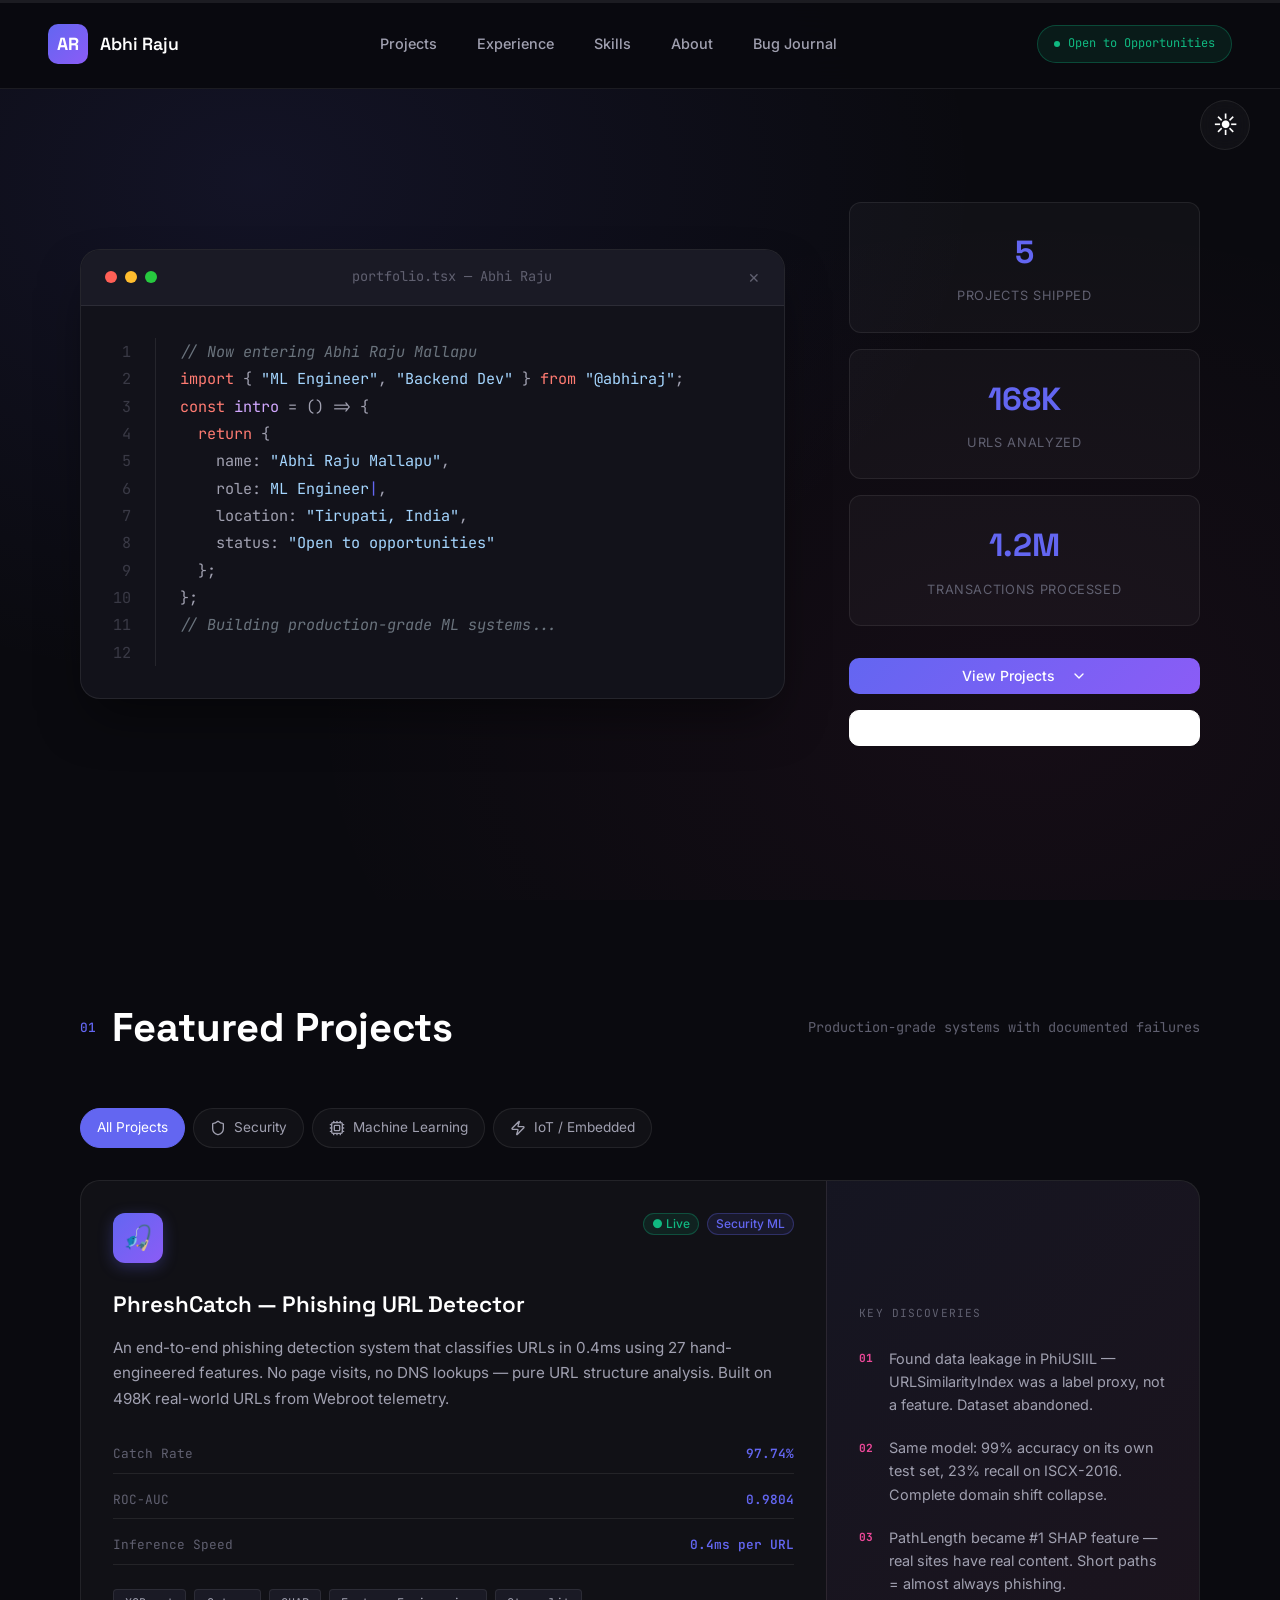
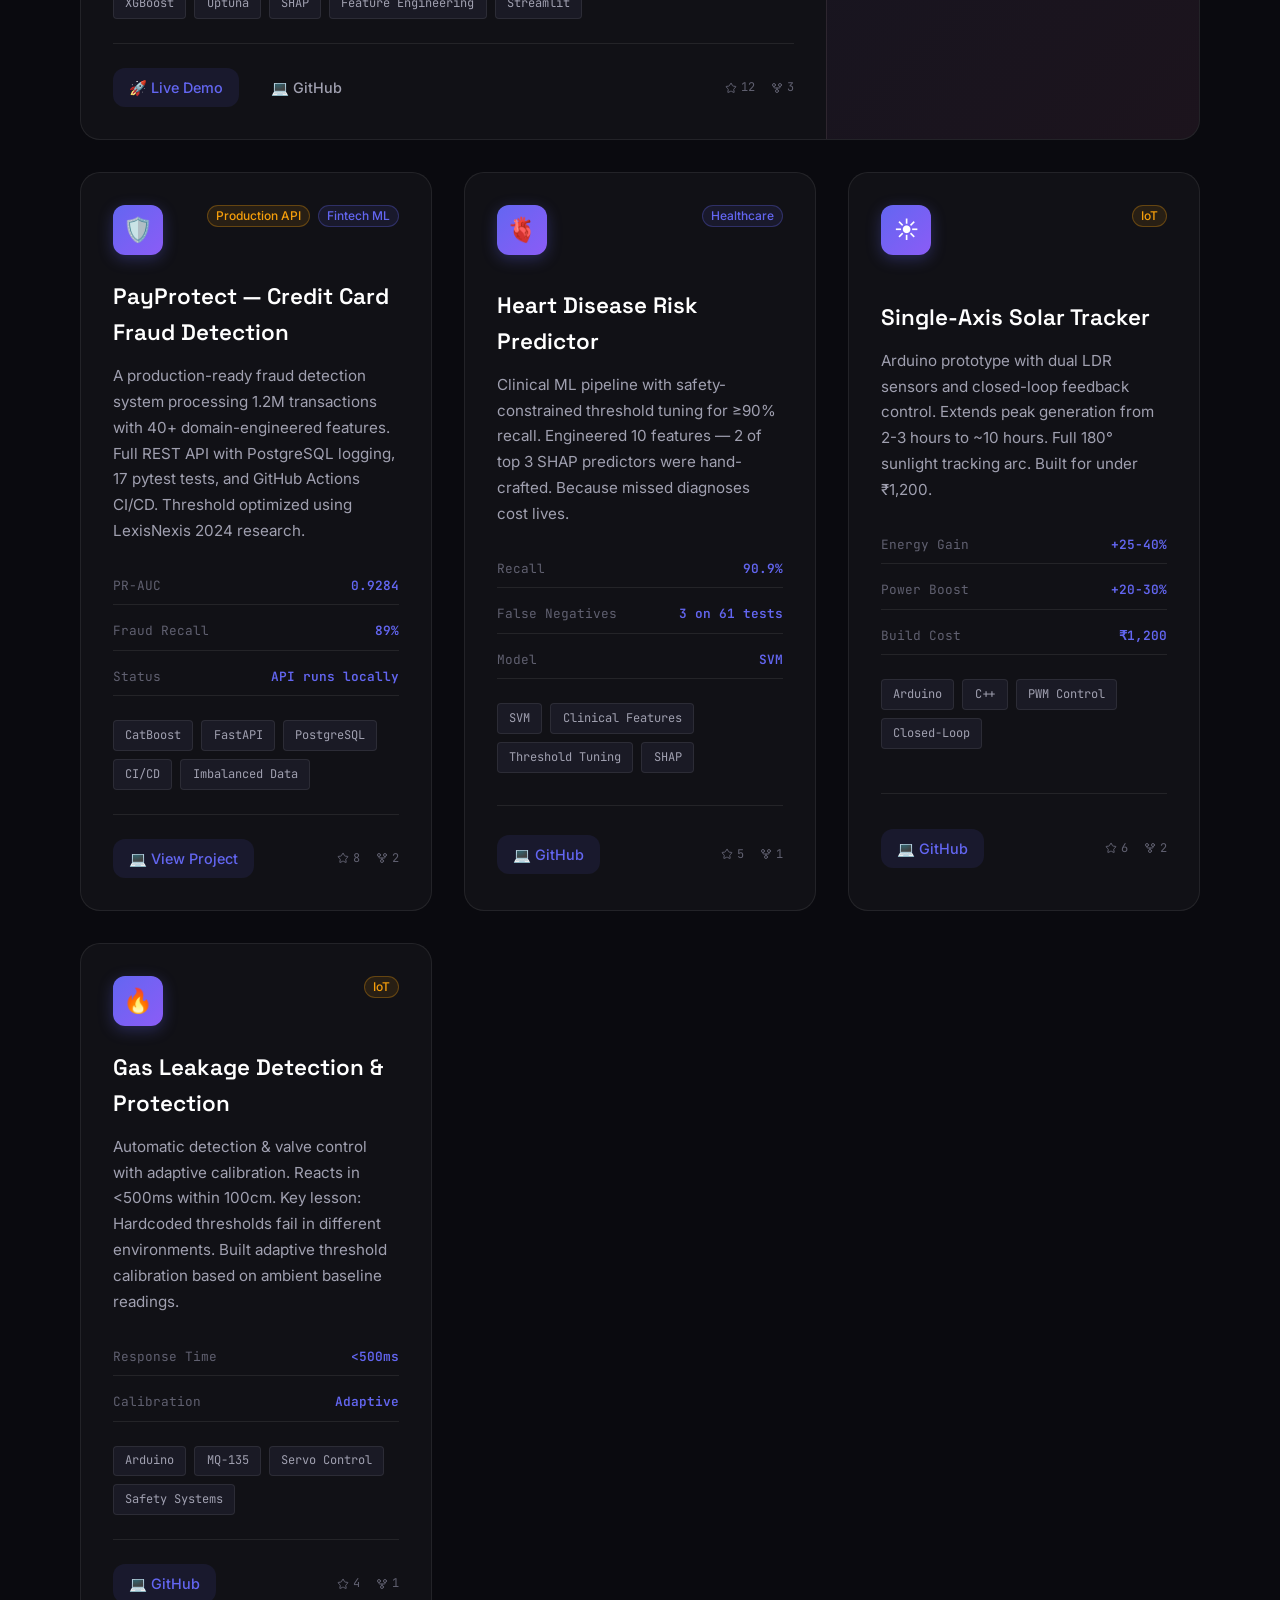
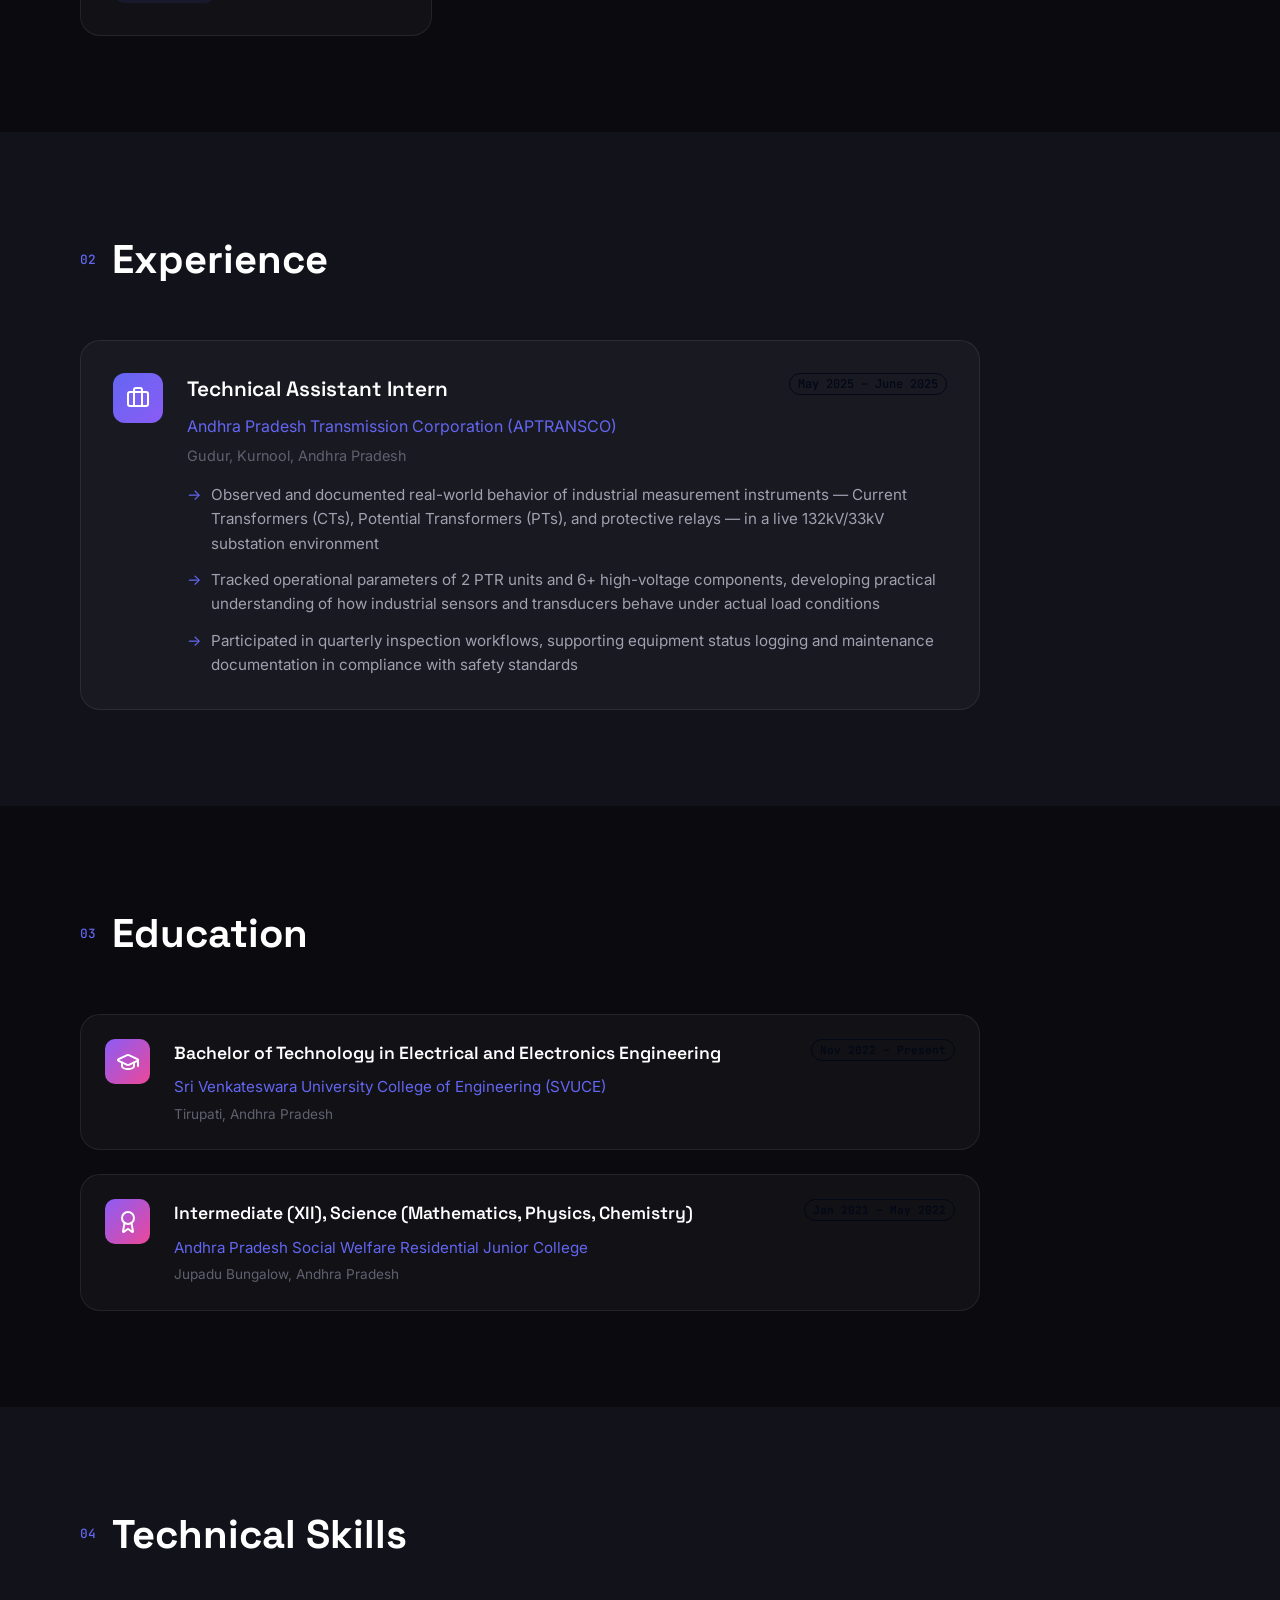
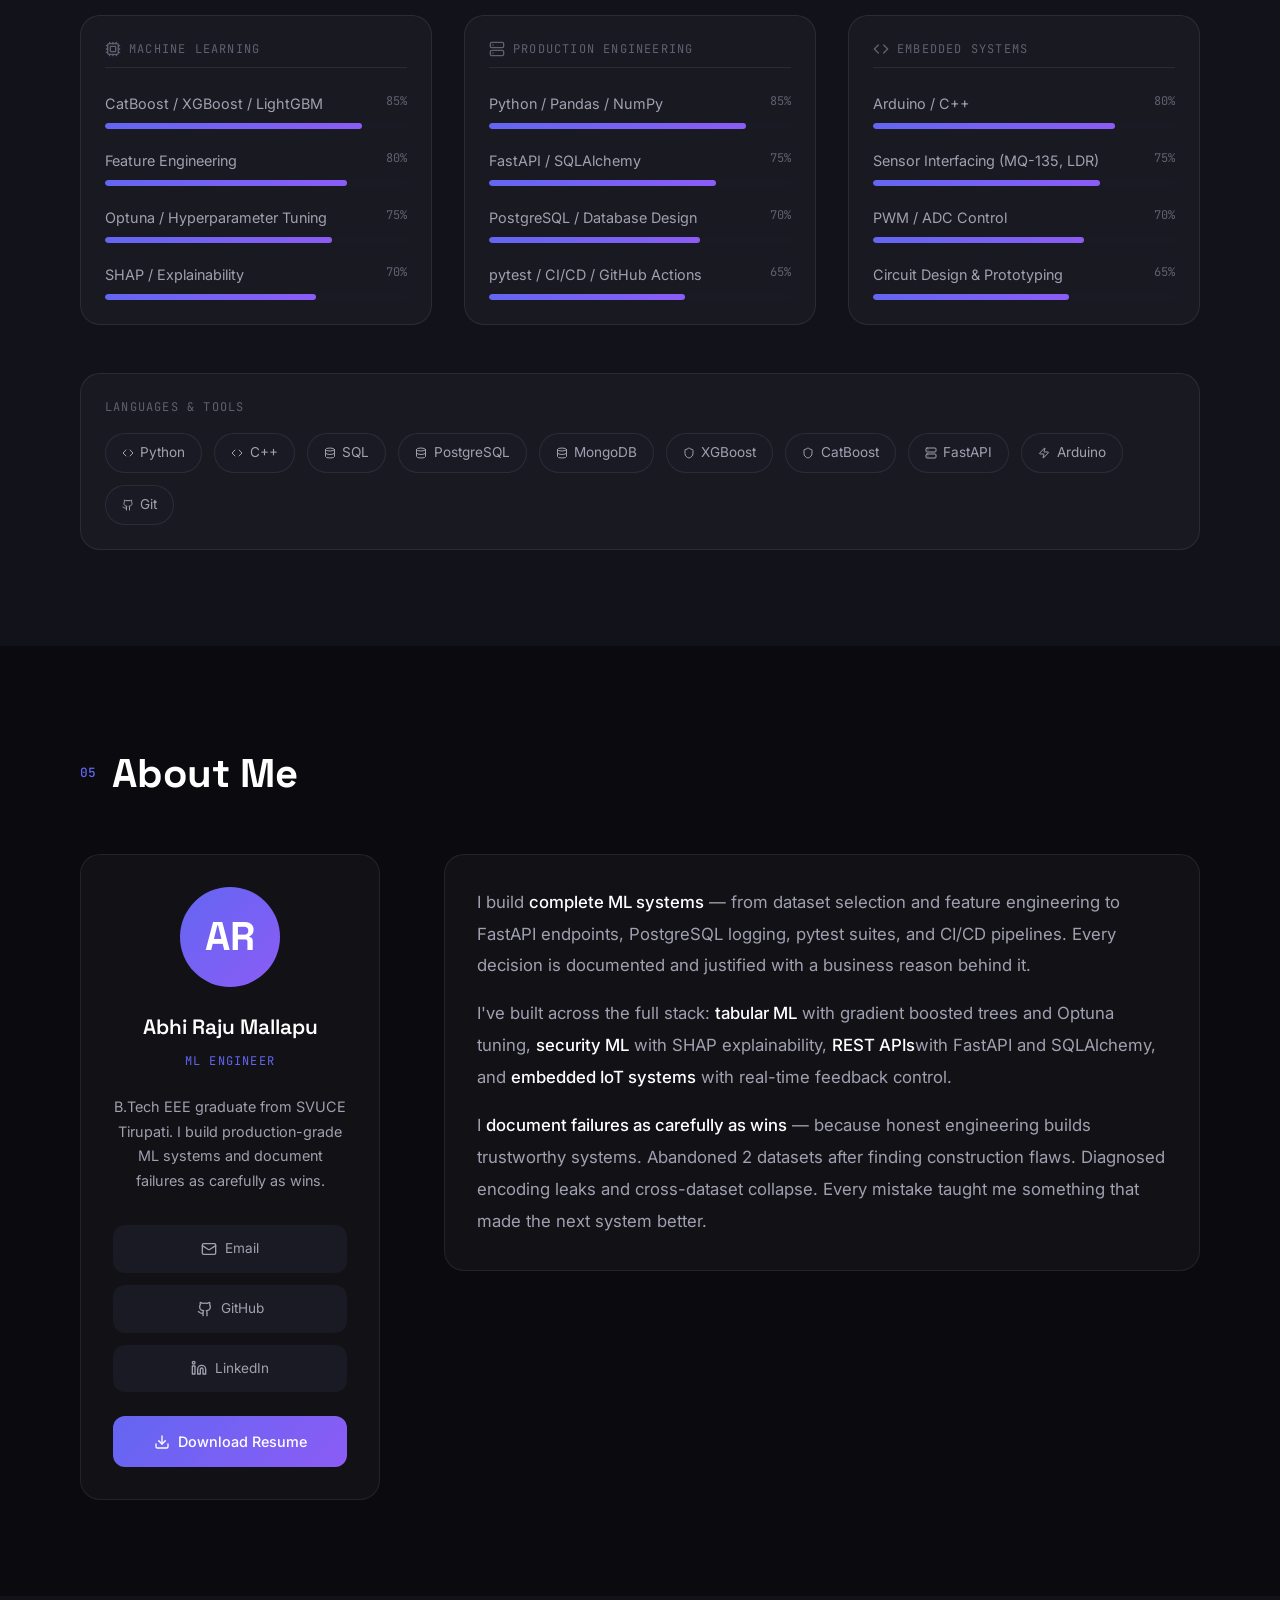
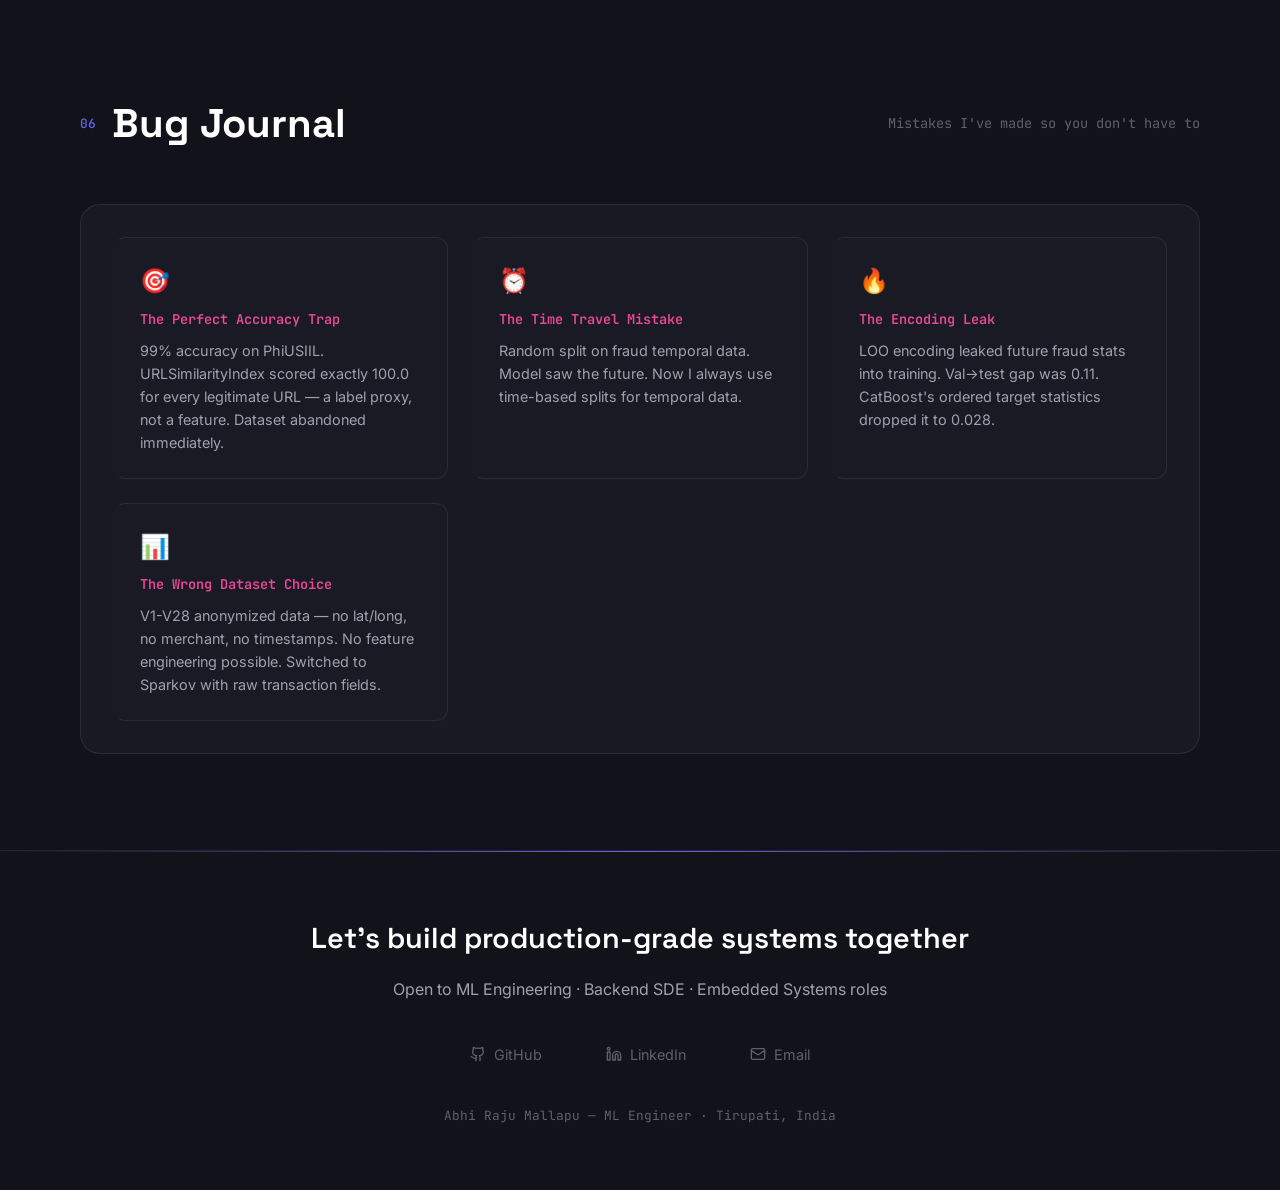
<file: index.html>
<!DOCTYPE html>
<html lang="en">
<head>
  <meta charset="UTF-8">
  <meta name="viewport" content="width=device-width, initial-scale=1.0">
  <title>Abhi Raju Mallapu — ML Engineer & Embedded Systems Developer</title>
  <meta name="description" content="Portfolio of Abhi Raju Mallapu - ML Engineer building production-grade systems with documented failures. Specializing in fraud detection, phishing URL detection, and embedded IoT systems.">
  <meta name="keywords" content="ML Engineer, Machine Learning, Python, XGBoost, CatBoost, FastAPI, Arduino, Embedded Systems">
  <meta name="author" content="Abhi Raju Mallapu">
  
  <!-- Open Graph / Social Media -->
  <meta property="og:type" content="website">
  <meta property="og:url" content="https://abhirajmallapu.dev">
  <meta property="og:title" content="Abhi Raju Mallapu — ML Engineer">
  <meta property="og:description" content="Building production-grade ML systems with documented failures. 97.74% phishing catch rate, 0.9284 PR-AUC fraud detection.">
  <meta property="og:image" content="https://abhirajmallapu.dev/og-image.png">
  
  <!-- Twitter -->
  <meta property="twitter:card" content="summary_large_image">
  <meta property="twitter:url" content="https://abhirajmallapu.dev">
  <meta property="twitter:title" content="Abhi Raju Mallapu — ML Engineer">
  <meta property="twitter:description" content="Building production-grade ML systems with documented failures.">
  <meta property="twitter:image" content="https://abhirajmallapu.dev/og-image.png">
  
  <!-- Favicon -->
  <link rel="icon" type="image/svg+xml" href="data:image/svg+xml,%3Csvg xmlns='http://www.w3.org/2000/svg' viewBox='0 0 100 100'%3E%3Crect width='100' height='100' rx='20' fill='%236366f1'/%3E%3Ctext x='50' y='68' font-size='50' text-anchor='middle' fill='white' font-family='Arial'%3EAR%3C/text%3E%3C/svg%3E">
  
  <!-- Fonts -->
  <link rel="preconnect" href="https://fonts.googleapis.com">
  <link rel="preconnect" href="https://fonts.gstatic.com" crossorigin>
  <link href="https://fonts.googleapis.com/css2?family=Space+Grotesk:wght@300;400;500;600;700&family=Inter:wght@300;400;500;600&family=JetBrains+Mono:wght@400;500&display=swap" rel="stylesheet">
  
  <!-- Theme -->
  <script>
    (function() {
      const savedTheme = localStorage.getItem('theme') || 'dark';
      document.documentElement.setAttribute('data-theme', savedTheme);
    })();
  </script>
  <script type="module" crossorigin src="./assets/index-D8A-FBjj.js"></script>
  <link rel="stylesheet" crossorigin href="./assets/index-CIWoYMLY.css">
</head>
<body>
  <div id="root"></div>
</body>
</html>
</file>
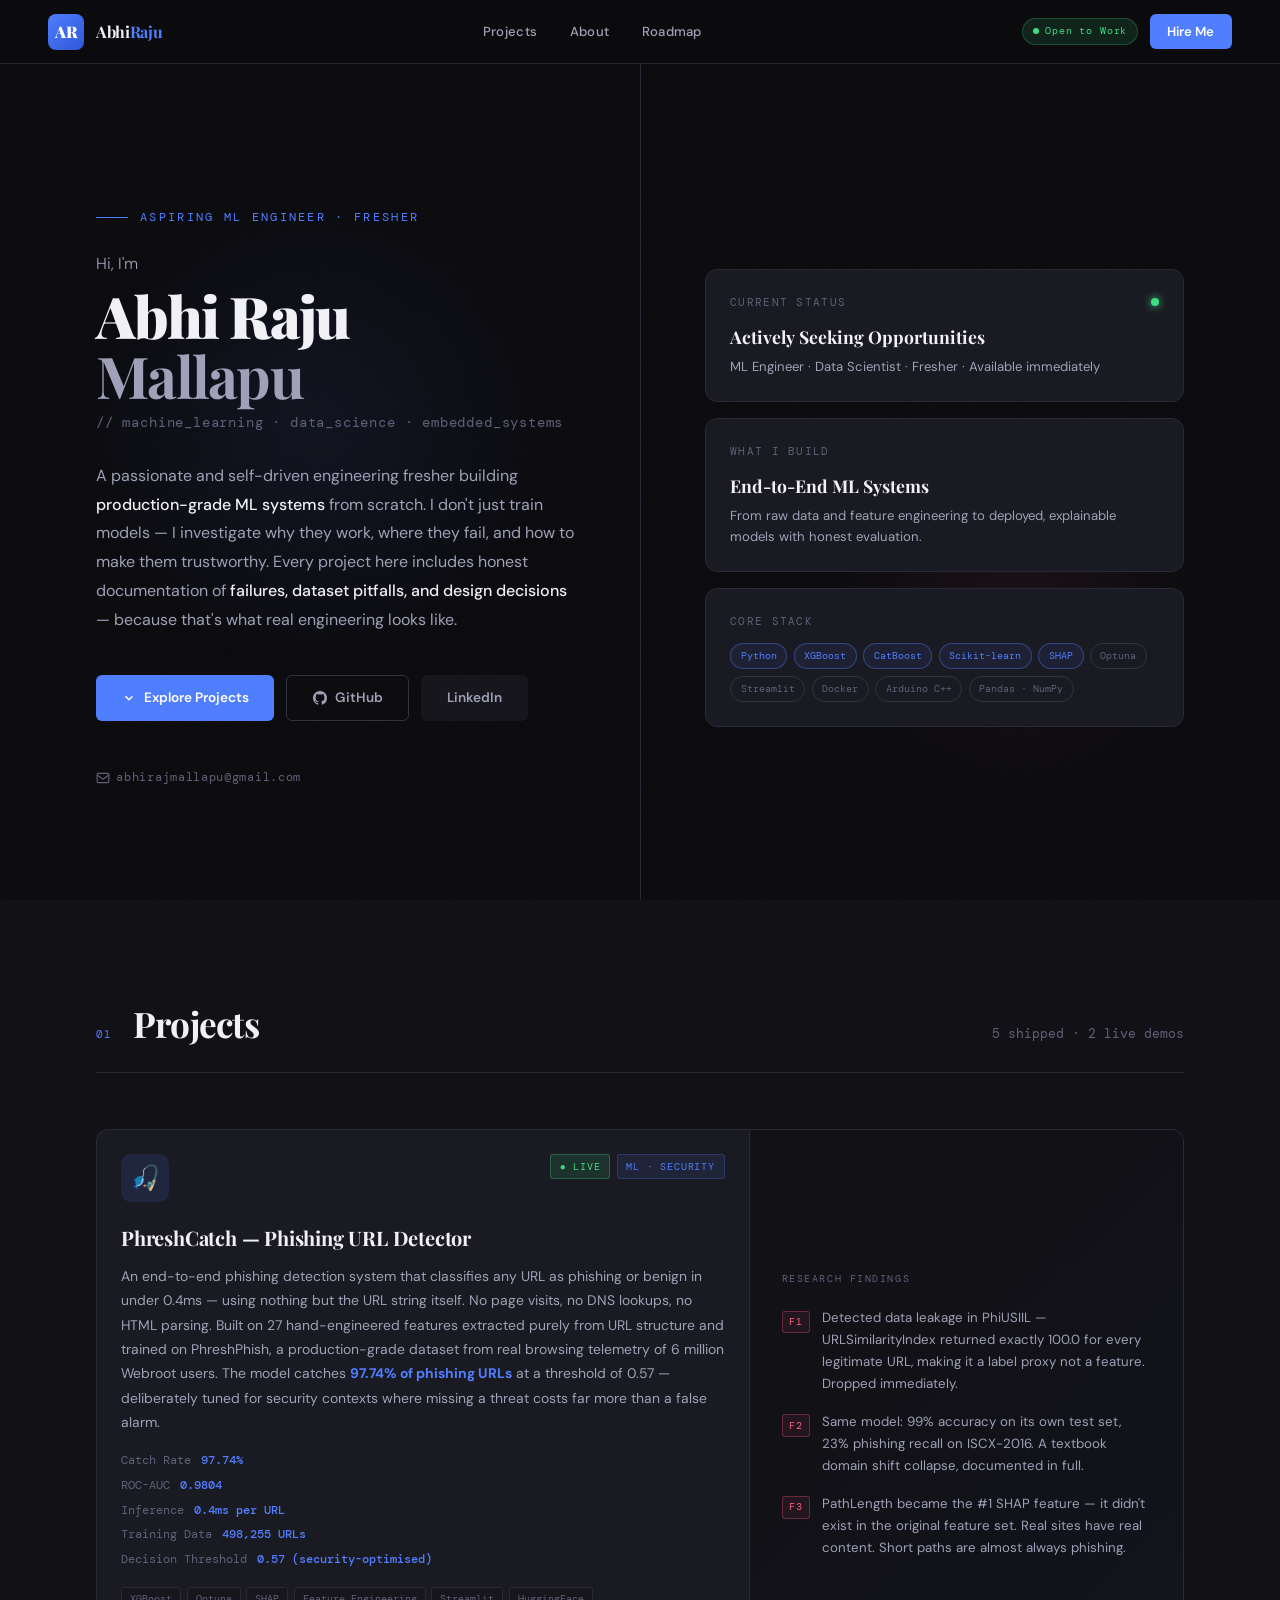
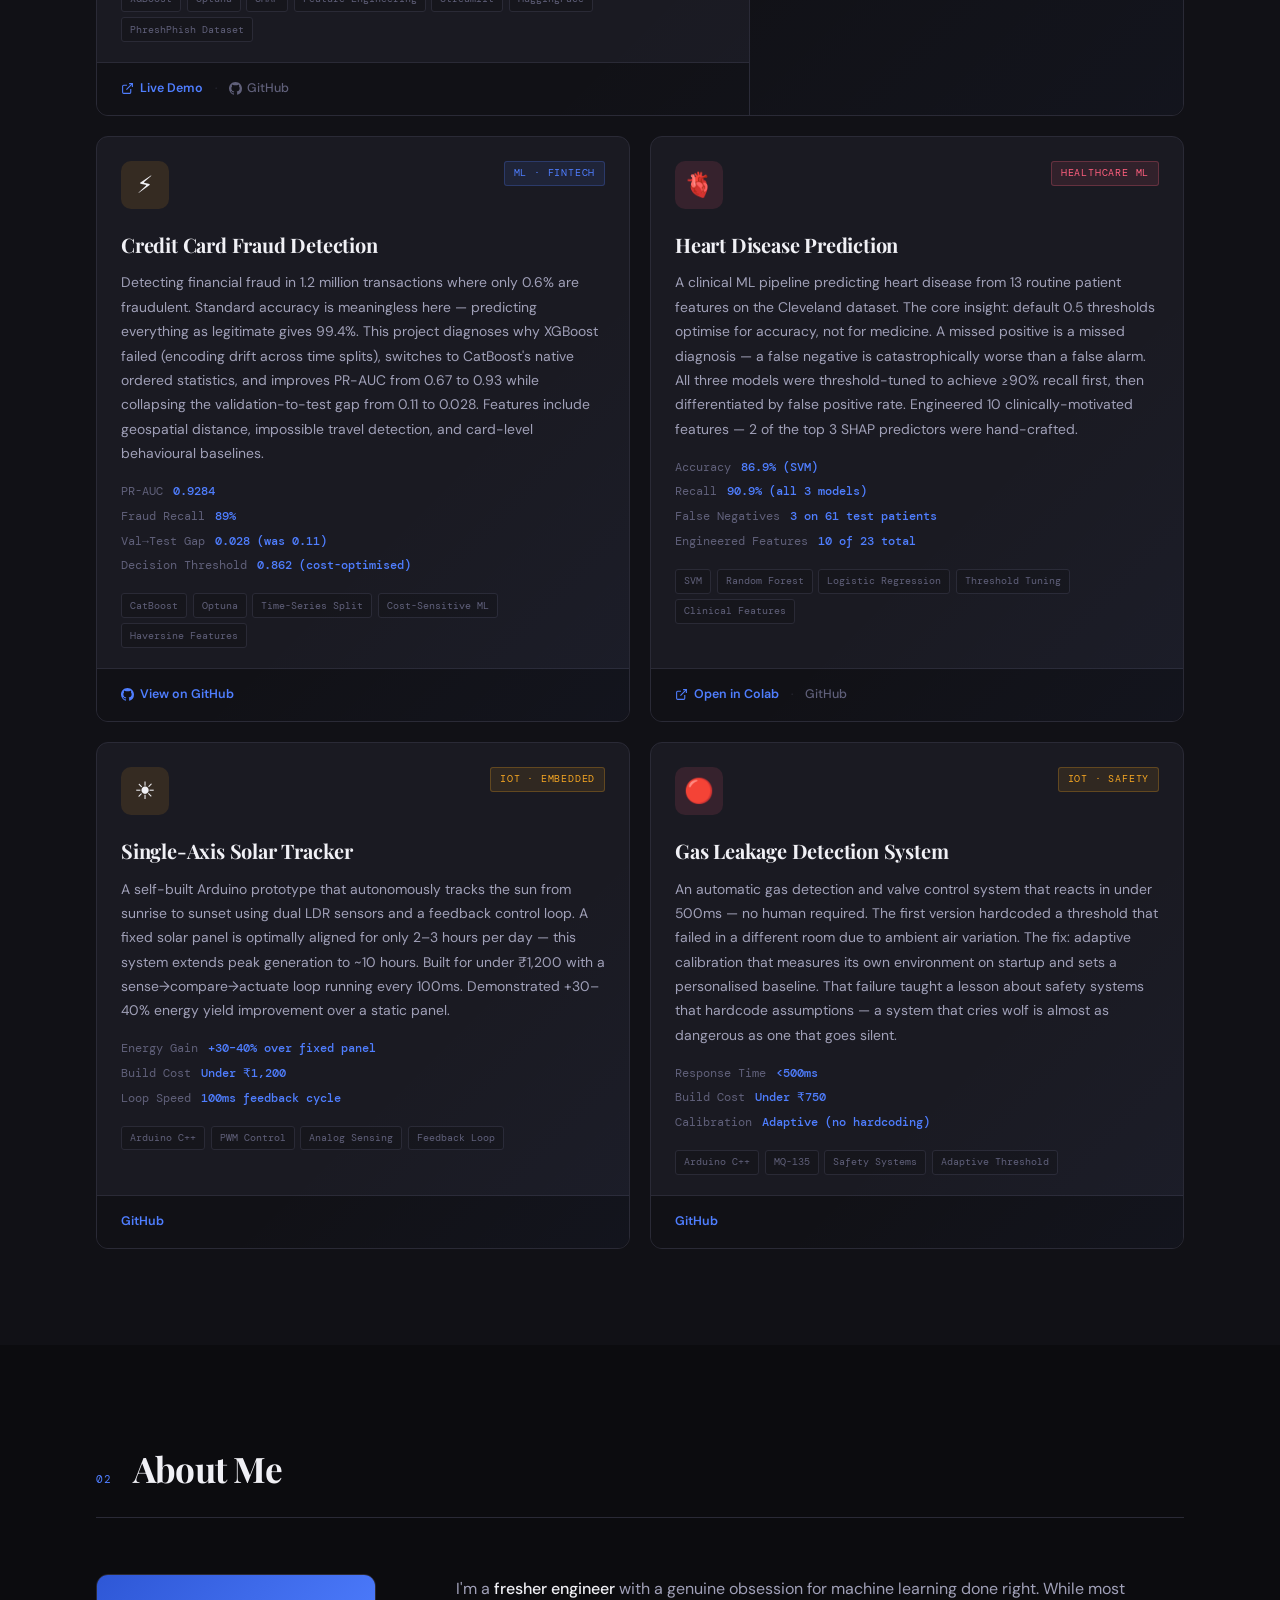
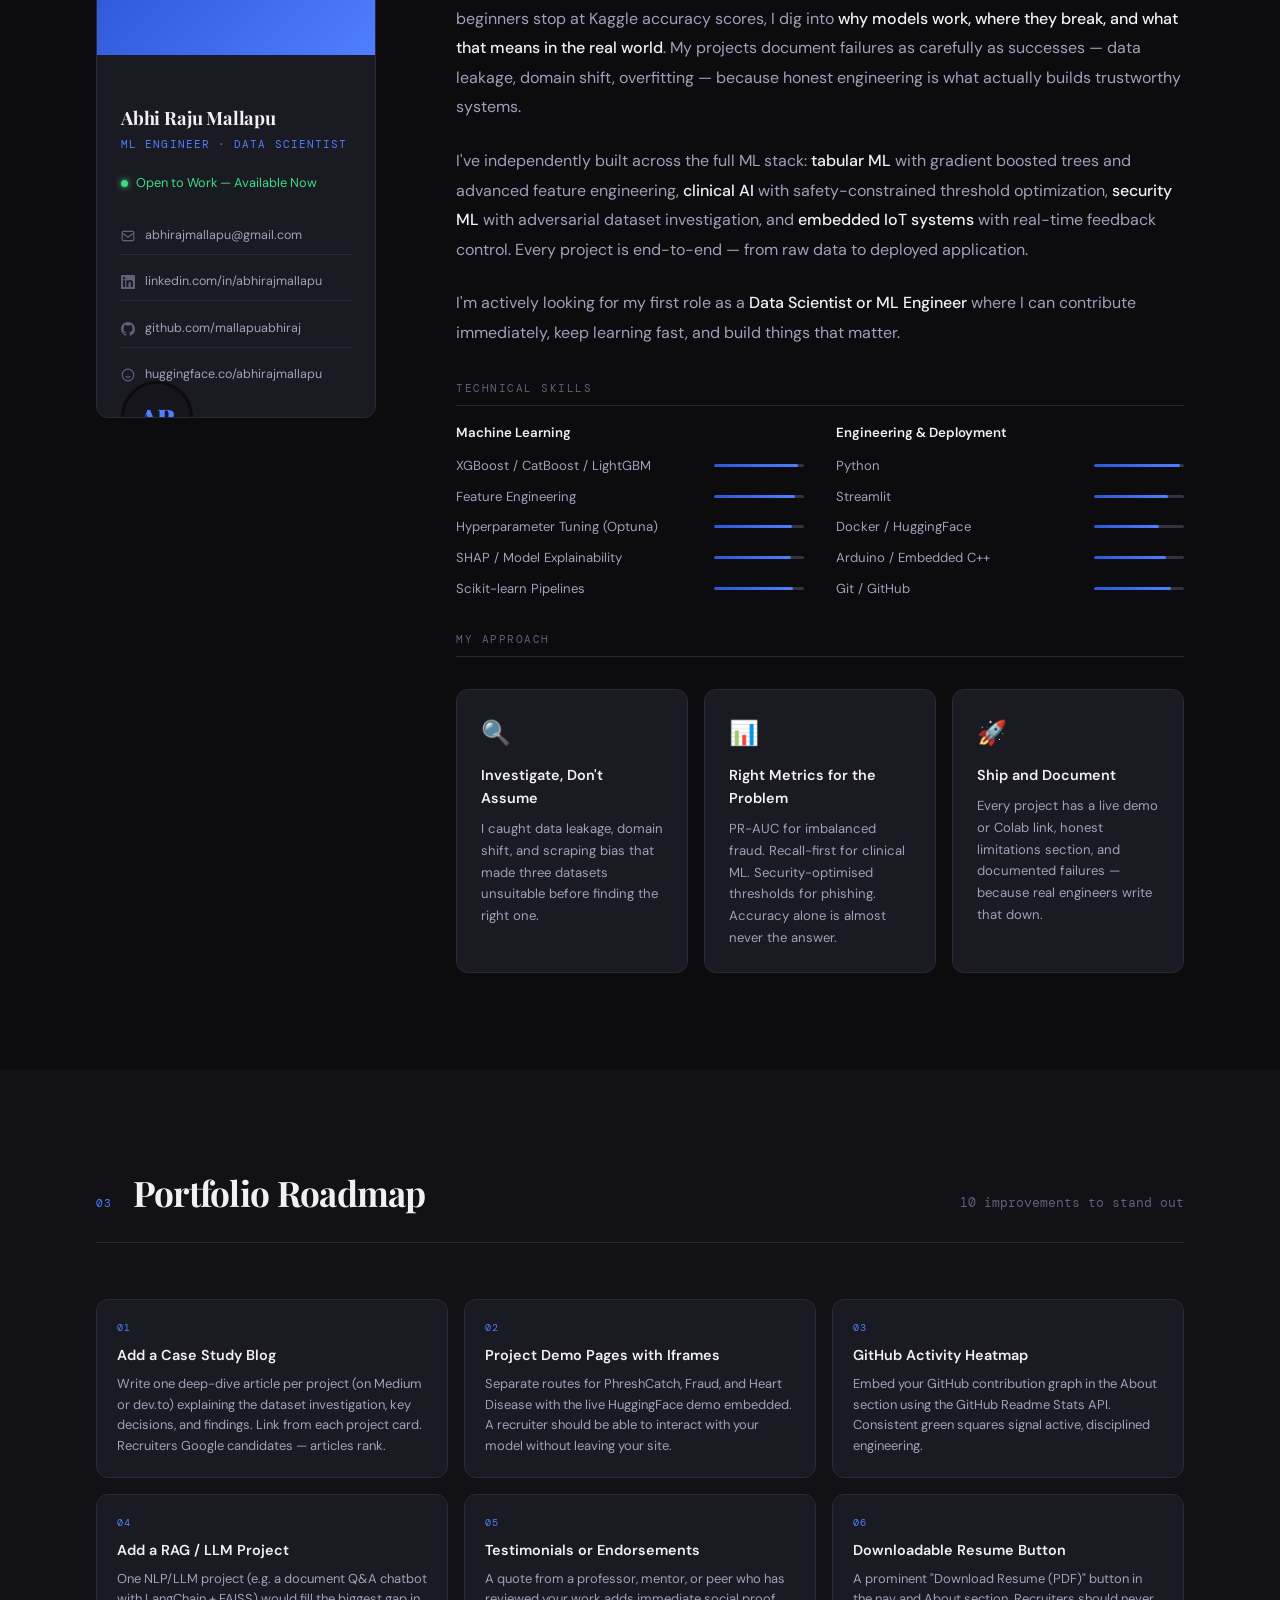
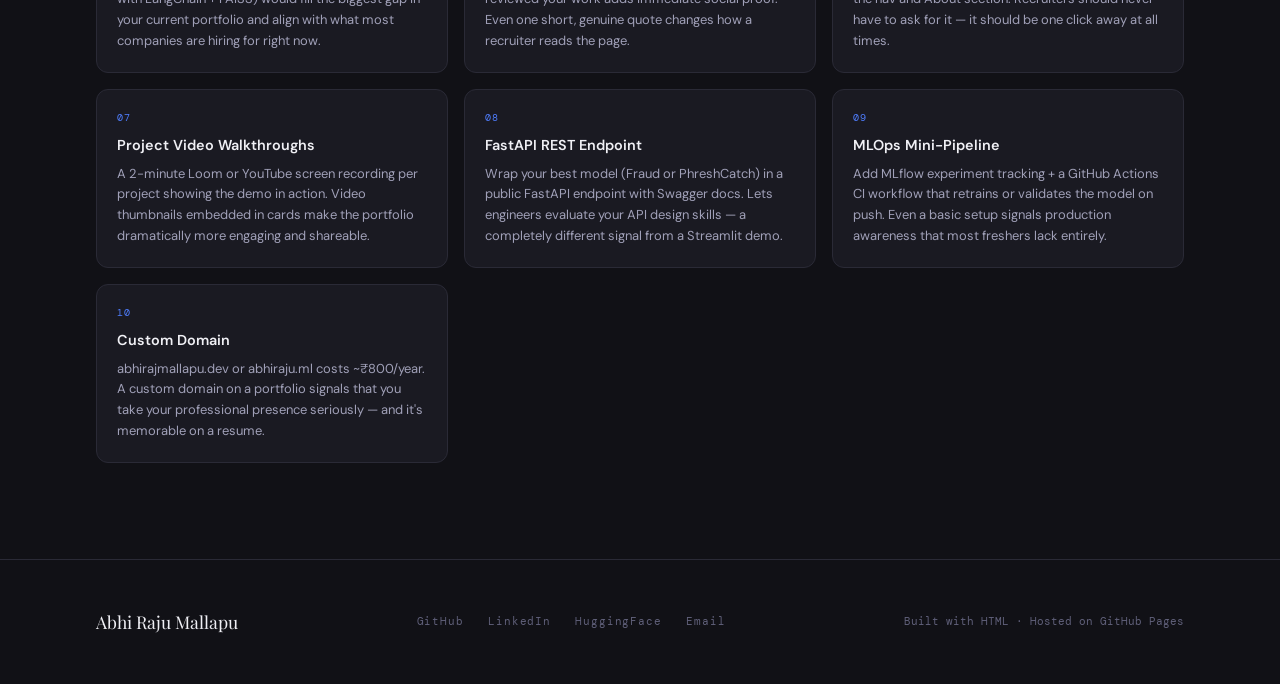
<file: index_v2.html>
<!DOCTYPE html>
<html lang="en">
<head>
<meta charset="UTF-8">
<meta name="viewport" content="width=device-width, initial-scale=1.0">
<title>Abhi Raju Mallapu — ML & Data Science</title>
<link rel="preconnect" href="https://fonts.googleapis.com">
<link href="https://fonts.googleapis.com/css2?family=Playfair+Display:ital,wght@0,700;0,900;1,400&family=DM+Sans:wght@300;400;500;600&family=DM+Mono:wght@400;500&display=swap" rel="stylesheet">
<style>
/* ── Reset ── */
*, *::before, *::after { box-sizing: border-box; margin: 0; padding: 0; }
html { scroll-behavior: smooth; }

/* ── Design tokens — dark theme ── */
:root {
  --bg:       #0C0C0F;
  --bg2:      #111116;
  --bg3:      #16161C;
  --card:     #1A1A22;
  --border:   #2A2A36;
  --border2:  #333340;

  --ink:      #F0F0F5;
  --ink2:     #A0A0B8;
  --ink3:     #60607A;

  --accent:   #4F7EFF;
  --accent-d: #2E57D6;
  --amber:    #F5A623;
  --rose:     #FF5F7E;
  --green:    #3DDC84;

  --ff-head: 'Playfair Display', Georgia, serif;
  --ff-body: 'DM Sans', system-ui, sans-serif;
  --ff-mono: 'DM Mono', monospace;

  --radius:   6px;
  --radius-lg:12px;
  --shadow:   0 2px 8px rgba(0,0,0,0.4);
  --shadow-lg:0 12px 48px rgba(0,0,0,0.6);
  --glow:     0 0 40px rgba(79,126,255,0.12);
}

body {
  font-family: var(--ff-body);
  background: var(--bg);
  color: var(--ink);
  line-height: 1.6;
  -webkit-font-smoothing: antialiased;
  overflow-x: hidden;
}

/* ── Noise texture overlay ── */
body::before {
  content: '';
  position: fixed; inset: 0; z-index: 0; pointer-events: none;
  background-image: url("data:image/svg+xml,%3Csvg viewBox='0 0 256 256' xmlns='http://www.w3.org/2000/svg'%3E%3Cfilter id='noise'%3E%3CfeTurbulence type='fractalNoise' baseFrequency='0.9' numOctaves='4' stitchTiles='stitch'/%3E%3C/filter%3E%3Crect width='100%25' height='100%25' filter='url(%23noise)' opacity='0.03'/%3E%3C/svg%3E");
  opacity: 0.4;
}

/* ══════════════════════════════════════════
   NAV
══════════════════════════════════════════ */
nav {
  position: fixed; top: 0; left: 0; right: 0; z-index: 200;
  height: 64px;
  display: flex; align-items: center; justify-content: space-between;
  padding: 0 3rem;
  background: rgba(12,12,15,0.85);
  backdrop-filter: blur(20px);
  border-bottom: 1px solid var(--border);
  transition: all 0.3s;
}
nav.scrolled { border-bottom-color: var(--border2); box-shadow: 0 4px 30px rgba(0,0,0,0.5); }

.nav-logo {
  display: flex; align-items: center; gap: 0.75rem;
  text-decoration: none;
}
.nav-logo-mark {
  width: 36px; height: 36px; border-radius: 8px;
  background: linear-gradient(135deg, var(--accent), var(--accent-d));
  display: flex; align-items: center; justify-content: center;
  font-family: var(--ff-head); font-size: 1rem; font-weight: 900; color: white;
}
.nav-logo-text {
  font-family: var(--ff-head); font-size: 1rem; font-weight: 700;
  color: var(--ink); letter-spacing: -0.02em;
}
.nav-logo-text span { color: var(--accent); }

.nav-center { display: flex; gap: 0.25rem; }
.nav-link {
  font-size: 0.82rem; font-weight: 500;
  color: var(--ink2); text-decoration: none;
  padding: 0.4rem 0.9rem; border-radius: var(--radius);
  letter-spacing: 0.02em; transition: all 0.2s;
}
.nav-link:hover { color: var(--ink); background: var(--bg3); }
.nav-link.active { color: var(--accent); }

.nav-right { display: flex; align-items: center; gap: 0.75rem; }
.nav-badge {
  font-family: var(--ff-mono); font-size: 0.65rem;
  padding: 0.25rem 0.6rem; border-radius: 20px;
  background: rgba(61,220,132,0.12);
  border: 1px solid rgba(61,220,132,0.25);
  color: var(--green);
  letter-spacing: 0.08em;
  display: flex; align-items: center; gap: 0.4rem;
}
.nav-badge::before {
  content: ''; width: 6px; height: 6px; border-radius: 50%;
  background: var(--green);
  animation: pulse 2s infinite;
}
@keyframes pulse {
  0%, 100% { opacity: 1; }
  50% { opacity: 0.4; }
}
.nav-cta {
  font-size: 0.82rem; font-weight: 600;
  padding: 0.45rem 1.1rem; border-radius: var(--radius);
  background: var(--accent); color: white; text-decoration: none;
  transition: all 0.2s;
}
.nav-cta:hover { background: var(--accent-d); transform: translateY(-1px); }

/* Hamburger */
.nav-hamburger {
  display: none; flex-direction: column; gap: 5px;
  cursor: pointer; padding: 4px; background: none; border: none;
}
.nav-hamburger span {
  display: block; width: 22px; height: 2px;
  background: var(--ink2); border-radius: 2px; transition: all 0.3s;
}
.mobile-menu {
  display: none; position: fixed; top: 64px; left: 0; right: 0;
  background: var(--bg2); border-bottom: 1px solid var(--border);
  padding: 1rem 2rem; flex-direction: column; gap: 0.5rem; z-index: 199;
}
.mobile-menu.open { display: flex; }
.mobile-menu .nav-link { font-size: 0.95rem; padding: 0.7rem 0; }

/* ══════════════════════════════════════════
   HERO
══════════════════════════════════════════ */
.hero {
  min-height: 100vh;
  padding: 64px 0 0;
  display: grid; grid-template-columns: 1fr 1fr;
  position: relative; overflow: hidden;
}

/* Glow blobs */
.hero::before {
  content: '';
  position: absolute; top: 20%; left: 5%;
  width: 500px; height: 500px; border-radius: 50%;
  background: radial-gradient(circle, rgba(79,126,255,0.08) 0%, transparent 70%);
  pointer-events: none;
}
.hero::after {
  content: '';
  position: absolute; bottom: 10%; right: 5%;
  width: 400px; height: 400px; border-radius: 50%;
  background: radial-gradient(circle, rgba(255,95,126,0.06) 0%, transparent 70%);
  pointer-events: none;
}

.hero-left {
  padding: 6rem 4rem 4rem 6rem;
  display: flex; flex-direction: column; justify-content: center;
  position: relative; z-index: 1;
}
.hero-eyebrow {
  font-family: var(--ff-mono); font-size: 0.72rem;
  letter-spacing: 0.2em; text-transform: uppercase;
  color: var(--accent); margin-bottom: 1.5rem;
  display: flex; align-items: center; gap: 0.75rem;
}
.hero-eyebrow::before {
  content: ''; width: 2rem; height: 1px; background: var(--accent);
}

.hero-greeting {
  font-family: var(--ff-body); font-size: 1rem;
  color: var(--ink2); margin-bottom: 0.5rem; font-weight: 300;
}

.hero-name {
  font-family: var(--ff-head);
  font-size: clamp(2.8rem, 4.5vw, 4.5rem);
  font-weight: 900; line-height: 1.05;
  letter-spacing: -0.03em; color: var(--ink);
  margin-bottom: 0.4rem;
}
.hero-name .accent { color: var(--accent); }
.hero-name .last { color: var(--ink2); font-weight: 700; }

.hero-title {
  font-family: var(--ff-mono); font-size: 0.85rem;
  color: var(--ink3); margin-bottom: 1.75rem;
  letter-spacing: 0.06em;
}

.hero-desc {
  font-size: 1rem; color: var(--ink2);
  max-width: 46ch; line-height: 1.8; margin-bottom: 2.5rem;
}
.hero-desc strong { color: var(--ink); font-weight: 500; }

.hero-actions { display: flex; gap: 0.75rem; flex-wrap: wrap; margin-bottom: 3rem; }

.btn {
  display: inline-flex; align-items: center; gap: 0.5rem;
  padding: 0.7rem 1.6rem; border-radius: var(--radius);
  font-family: var(--ff-body); font-size: 0.85rem; font-weight: 600;
  text-decoration: none; transition: all 0.2s; cursor: pointer; border: none;
}
.btn-primary { background: var(--accent); color: white; }
.btn-primary:hover { background: var(--accent-d); transform: translateY(-2px); box-shadow: 0 8px 24px rgba(79,126,255,0.3); }
.btn-outline { background: transparent; color: var(--ink2); border: 1px solid var(--border2); }
.btn-outline:hover { color: var(--ink); border-color: var(--ink3); transform: translateY(-2px); }
.btn-ghost { background: var(--bg3); color: var(--ink2); }
.btn-ghost:hover { color: var(--ink); background: var(--border); }

.hero-social { display: flex; gap: 1rem; }
.social-link {
  display: flex; align-items: center; gap: 0.4rem;
  font-family: var(--ff-mono); font-size: 0.72rem;
  color: var(--ink3); text-decoration: none;
  letter-spacing: 0.06em; transition: color 0.2s;
}
.social-link:hover { color: var(--accent); }
.social-link svg { width: 14px; height: 14px; }

/* Hero right — status cards */
.hero-right {
  padding: 6rem 6rem 4rem 4rem;
  display: flex; flex-direction: column; justify-content: center; gap: 1rem;
  position: relative; z-index: 1;
  border-left: 1px solid var(--border);
}

.status-card {
  background: var(--card);
  border: 1px solid var(--border);
  border-radius: var(--radius-lg);
  padding: 1.5rem;
  transition: border-color 0.2s, box-shadow 0.2s;
}
.status-card:hover { border-color: var(--border2); box-shadow: var(--shadow); }

.status-card-header {
  display: flex; justify-content: space-between; align-items: center;
  margin-bottom: 0.75rem;
}
.status-card-title {
  font-family: var(--ff-mono); font-size: 0.68rem;
  letter-spacing: 0.12em; text-transform: uppercase; color: var(--ink3);
}
.status-dot {
  width: 8px; height: 8px; border-radius: 50%; background: var(--green);
  box-shadow: 0 0 8px var(--green);
}

.status-main {
  font-family: var(--ff-head); font-size: 1.1rem; font-weight: 700;
  color: var(--ink); margin-bottom: 0.3rem;
}
.status-sub { font-size: 0.82rem; color: var(--ink2); }

.skill-cloud { display: flex; flex-wrap: wrap; gap: 0.4rem; margin-top: 0.75rem; }
.skill-pill {
  font-family: var(--ff-mono); font-size: 0.65rem;
  padding: 0.25rem 0.6rem; border-radius: 20px;
  border: 1px solid var(--border2); color: var(--ink3);
  transition: all 0.2s;
}
.skill-pill:hover { border-color: var(--accent); color: var(--accent); }
.skill-pill.hi { border-color: rgba(79,126,255,0.4); color: var(--accent); background: rgba(79,126,255,0.08); }

/* ══════════════════════════════════════════
   SECTIONS
══════════════════════════════════════════ */
section { padding: 6rem 6rem; position: relative; z-index: 1; }
section.alt { background: var(--bg2); }

.section-header {
  display: flex; align-items: baseline; gap: 1.25rem;
  margin-bottom: 3.5rem; padding-bottom: 1.25rem;
  border-bottom: 1px solid var(--border);
}
.section-num {
  font-family: var(--ff-mono); font-size: 0.7rem;
  color: var(--accent); letter-spacing: 0.12em;
}
.section-title {
  font-family: var(--ff-head); font-size: 2.2rem;
  font-weight: 700; letter-spacing: -0.02em; color: var(--ink);
}
.section-sub {
  margin-left: auto; font-size: 0.82rem; color: var(--ink3);
  font-family: var(--ff-mono);
}

/* ══════════════════════════════════════════
   PROJECT CARDS
══════════════════════════════════════════ */
.projects-grid {
  display: grid;
  grid-template-columns: repeat(auto-fill, minmax(360px, 1fr));
  gap: 1.25rem;
}

.project-card {
  background: var(--card);
  border: 1px solid var(--border);
  border-radius: var(--radius-lg);
  overflow: hidden;
  display: flex; flex-direction: column;
  transition: transform 0.25s, border-color 0.25s, box-shadow 0.25s;
  position: relative;
}
.project-card::before {
  content: ''; position: absolute; inset: 0; border-radius: var(--radius-lg);
  background: linear-gradient(135deg, transparent 60%, rgba(79,126,255,0.03));
  pointer-events: none;
}
.project-card:hover {
  transform: translateY(-4px);
  border-color: var(--border2);
  box-shadow: var(--shadow-lg), var(--glow);
}

/* Featured — full width */
.project-card.featured { grid-column: 1 / -1; display: grid; grid-template-columns: 3fr 2fr; }
.featured-findings-panel {
  background: var(--bg2);
  border-left: 1px solid var(--border);
  padding: 2rem;
  display: flex; flex-direction: column; justify-content: center;
}
.findings-label {
  font-family: var(--ff-mono); font-size: 0.65rem;
  letter-spacing: 0.15em; text-transform: uppercase;
  color: var(--ink3); margin-bottom: 1.25rem;
}
.finding-item {
  display: flex; gap: 0.75rem; margin-bottom: 1rem;
  font-size: 0.83rem; color: var(--ink2); line-height: 1.65;
}
.finding-tag {
  font-family: var(--ff-mono); font-size: 0.6rem;
  color: var(--rose); border: 1px solid rgba(255,95,126,0.3);
  background: rgba(255,95,126,0.08);
  padding: 0.15rem 0.4rem; border-radius: 3px;
  flex-shrink: 0; align-self: flex-start; margin-top: 0.2rem;
  letter-spacing: 0.06em;
}

.card-top {
  padding: 1.5rem 1.5rem 0;
  display: flex; justify-content: space-between; align-items: flex-start;
}
.card-icon {
  width: 48px; height: 48px; border-radius: 10px;
  display: flex; align-items: center; justify-content: center; font-size: 1.5rem;
  flex-shrink: 0;
}
.card-badges { display: flex; gap: 0.4rem; flex-wrap: wrap; justify-content: flex-end; }
.badge {
  font-family: var(--ff-mono); font-size: 0.62rem;
  padding: 0.22rem 0.55rem; border-radius: 3px;
  letter-spacing: 0.08em; text-transform: uppercase;
}
.badge-live  { background: rgba(61,220,132,0.12); border: 1px solid rgba(61,220,132,0.3); color: var(--green); }
.badge-ml    { background: rgba(79,126,255,0.1);  border: 1px solid rgba(79,126,255,0.25); color: var(--accent); }
.badge-iot   { background: rgba(245,166,35,0.1);  border: 1px solid rgba(245,166,35,0.25); color: var(--amber); }
.badge-hc    { background: rgba(255,95,126,0.1);  border: 1px solid rgba(255,95,126,0.25); color: var(--rose); }

.card-body { padding: 1.25rem 1.5rem; flex: 1; }
.card-title {
  font-family: var(--ff-head); font-size: 1.25rem; font-weight: 700;
  color: var(--ink); margin-bottom: 0.6rem; letter-spacing: -0.01em;
}
.card-desc {
  font-size: 0.87rem; color: var(--ink2); line-height: 1.75; margin-bottom: 1.1rem;
}

.card-metrics { display: flex; flex-direction: column; gap: 0.4rem; margin-bottom: 1.1rem; }
.metric-row {
  display: flex; align-items: center; gap: 0.6rem;
  font-family: var(--ff-mono); font-size: 0.72rem;
}
.metric-key { color: var(--ink3); }
.metric-val { color: var(--accent); font-weight: 500; }

.card-tags { display: flex; flex-wrap: wrap; gap: 0.35rem; }
.card-tag {
  font-family: var(--ff-mono); font-size: 0.63rem;
  padding: 0.2rem 0.5rem; background: var(--bg3);
  border: 1px solid var(--border); border-radius: 3px; color: var(--ink3);
}

.card-footer {
  padding: 1rem 1.5rem;
  border-top: 1px solid var(--border);
  display: flex; gap: 0.75rem; align-items: center;
  background: var(--bg2);
}
.card-link {
  display: flex; align-items: center; gap: 0.35rem;
  font-size: 0.78rem; font-weight: 500;
  color: var(--ink3); text-decoration: none; transition: color 0.2s;
}
.card-link:hover { color: var(--ink); }
.card-link.primary { color: var(--accent); font-weight: 600; }
.card-link.primary:hover { color: #7FA3FF; }
.card-link svg { width: 13px; height: 13px; }
.card-link-sep { color: var(--border2); font-size: 0.7rem; }

/* ══════════════════════════════════════════
   ABOUT
══════════════════════════════════════════ */
.about-layout {
  display: grid; grid-template-columns: 280px 1fr; gap: 5rem; align-items: start;
}

.about-card {
  background: var(--card); border: 1px solid var(--border);
  border-radius: var(--radius-lg); overflow: hidden; position: sticky; top: 80px;
}
.about-card-banner {
  height: 80px;
  background: linear-gradient(135deg, var(--accent-d), var(--accent));
  position: relative;
}
.about-avatar {
  width: 72px; height: 72px; border-radius: 50%;
  background: var(--bg3); border: 3px solid var(--bg);
  display: flex; align-items: center; justify-content: center;
  font-family: var(--ff-head); font-size: 1.6rem; font-weight: 900; color: var(--accent);
  position: absolute; bottom: -36px; left: 1.5rem;
}
.about-card-body { padding: 3rem 1.5rem 1.5rem; }
.about-card-name {
  font-family: var(--ff-head); font-size: 1.15rem; font-weight: 700;
  color: var(--ink); letter-spacing: -0.01em; margin-bottom: 0.2rem;
}
.about-card-role {
  font-family: var(--ff-mono); font-size: 0.68rem;
  color: var(--accent); letter-spacing: 0.1em;
  text-transform: uppercase; margin-bottom: 1.25rem;
}
.about-card-status {
  display: flex; align-items: center; gap: 0.5rem;
  font-size: 0.8rem; color: var(--green); margin-bottom: 1.5rem;
}
.about-card-status::before {
  content: ''; width: 7px; height: 7px; border-radius: 50%;
  background: var(--green); box-shadow: 0 0 6px var(--green); flex-shrink: 0;
}
.contact-links { display: flex; flex-direction: column; gap: 0.6rem; }
.contact-link {
  display: flex; align-items: center; gap: 0.6rem;
  font-size: 0.78rem; color: var(--ink2); text-decoration: none;
  padding: 0.5rem 0; border-bottom: 1px solid var(--border);
  transition: color 0.2s;
}
.contact-link:last-child { border-bottom: none; }
.contact-link:hover { color: var(--accent); }
.contact-link svg { width: 14px; height: 14px; color: var(--ink3); flex-shrink: 0; }

.about-main { }
.about-bio {
  font-size: 1rem; color: var(--ink2); line-height: 1.85; margin-bottom: 1.5rem;
}
.about-bio strong { color: var(--ink); font-weight: 500; }

.about-section-label {
  font-family: var(--ff-mono); font-size: 0.68rem;
  letter-spacing: 0.14em; text-transform: uppercase;
  color: var(--ink3); margin-bottom: 1rem; margin-top: 2rem;
  padding-bottom: 0.5rem; border-bottom: 1px solid var(--border);
}

.skills-grid { display: grid; grid-template-columns: 1fr 1fr; gap: 2rem; }
.skill-group { }
.skill-group-name {
  font-size: 0.83rem; font-weight: 600; color: var(--ink); margin-bottom: 0.75rem;
}
.skill-rows { display: flex; flex-direction: column; gap: 0.6rem; }
.skill-row {
  display: flex; align-items: center; justify-content: space-between;
  font-size: 0.82rem; color: var(--ink2);
}
.skill-bar {
  width: 90px; height: 3px; background: var(--border2); border-radius: 2px; overflow: hidden;
}
.skill-fill {
  height: 100%; border-radius: 2px;
  background: linear-gradient(90deg, var(--accent-d), var(--accent));
  transition: width 1.2s ease;
}

/* Approach cards */
.approach-grid { display: grid; grid-template-columns: repeat(3, 1fr); gap: 1rem; margin-top: 2rem; }
.approach-card {
  background: var(--card); border: 1px solid var(--border);
  border-radius: var(--radius-lg); padding: 1.5rem;
}
.approach-icon { font-size: 1.5rem; margin-bottom: 0.75rem; }
.approach-title { font-size: 0.9rem; font-weight: 600; color: var(--ink); margin-bottom: 0.5rem; }
.approach-desc { font-size: 0.82rem; color: var(--ink2); line-height: 1.65; }

/* ══════════════════════════════════════════
   IMPROVEMENTS SECTION (bonus)
══════════════════════════════════════════ */
.improvements-grid {
  display: grid; grid-template-columns: repeat(auto-fill, minmax(280px, 1fr)); gap: 1rem;
}
.improvement-card {
  background: var(--card); border: 1px solid var(--border);
  border-radius: var(--radius-lg); padding: 1.25rem;
}
.improvement-num {
  font-family: var(--ff-mono); font-size: 0.65rem;
  color: var(--accent); letter-spacing: 0.1em; margin-bottom: 0.5rem;
}
.improvement-title { font-size: 0.9rem; font-weight: 600; color: var(--ink); margin-bottom: 0.4rem; }
.improvement-desc { font-size: 0.81rem; color: var(--ink2); line-height: 1.6; }

/* ══════════════════════════════════════════
   FOOTER
══════════════════════════════════════════ */
footer {
  background: var(--bg2); border-top: 1px solid var(--border);
  padding: 3rem 6rem;
  display: flex; justify-content: space-between; align-items: center;
}
.footer-brand { font-family: var(--ff-head); font-size: 1.1rem; color: var(--ink); }
.footer-links { display: flex; gap: 1.5rem; }
.footer-link {
  font-family: var(--ff-mono); font-size: 0.7rem;
  color: var(--ink3); text-decoration: none;
  letter-spacing: 0.08em; transition: color 0.2s;
}
.footer-link:hover { color: var(--accent); }
.footer-copy { font-family: var(--ff-mono); font-size: 0.68rem; color: var(--ink3); }

/* ══════════════════════════════════════════
   ANIMATIONS
══════════════════════════════════════════ */
@keyframes fadeUp {
  from { opacity: 0; transform: translateY(24px); }
  to   { opacity: 1; transform: translateY(0); }
}
.hero-left > * { opacity: 0; animation: fadeUp 0.7s ease forwards; }
.hero-eyebrow   { animation-delay: 0.05s; }
.hero-greeting  { animation-delay: 0.1s; }
.hero-name      { animation-delay: 0.18s; }
.hero-title     { animation-delay: 0.26s; }
.hero-desc      { animation-delay: 0.34s; }
.hero-actions   { animation-delay: 0.42s; }
.hero-social    { animation-delay: 0.5s; }
.hero-right     { opacity: 0; animation: fadeUp 0.7s ease 0.55s forwards; }

/* Scroll reveal */
.reveal { opacity: 0; transform: translateY(20px); transition: opacity 0.6s ease, transform 0.6s ease; }
.reveal.visible { opacity: 1; transform: translateY(0); }

/* ══════════════════════════════════════════
   RESPONSIVE
══════════════════════════════════════════ */
@media (max-width: 1100px) {
  section { padding: 5rem 3rem; }
  .hero-left { padding: 6rem 3rem 4rem 4rem; }
  .hero-right { padding: 6rem 4rem 4rem 3rem; }
  footer { padding: 2.5rem 3rem; }
}

@media (max-width: 900px) {
  nav { padding: 0 1.5rem; }
  .nav-center, .nav-badge { display: none; }
  .nav-hamburger { display: flex; }

  .hero { grid-template-columns: 1fr; min-height: auto; }
  .hero-left { padding: 5rem 1.5rem 2.5rem; }
  .hero-right { border-left: none; border-top: 1px solid var(--border); padding: 2rem 1.5rem; }

  section { padding: 4rem 1.5rem; }
  .projects-grid { grid-template-columns: 1fr; }
  .project-card.featured { grid-template-columns: 1fr; }
  .featured-findings-panel { border-left: none; border-top: 1px solid var(--border); }

  .about-layout { grid-template-columns: 1fr; gap: 2rem; }
  .about-card { position: static; }
  .skills-grid { grid-template-columns: 1fr; }
  .approach-grid { grid-template-columns: 1fr; }
  footer { flex-direction: column; gap: 1.5rem; text-align: center; padding: 2rem 1.5rem; }
  .footer-links { justify-content: center; }
}

@media (max-width: 480px) {
  .hero-name { font-size: 2.4rem; }
  .hero-actions { flex-direction: column; }
  .btn { justify-content: center; }
  .section-title { font-size: 1.7rem; }
  .improvements-grid { grid-template-columns: 1fr; }
}
</style>
</head>
<body>

<!-- ══ NAV ══ -->
<nav id="navbar">
  <a href="#" class="nav-logo">
    <div class="nav-logo-mark">AR</div>
    <span class="nav-logo-text">Abhi<span>Raju</span></span>
  </a>

  <div class="nav-center">
    <a href="#projects" class="nav-link">Projects</a>
    <a href="#about" class="nav-link">About</a>
    <a href="#improvements" class="nav-link">Roadmap</a>
  </div>

  <div class="nav-right">
    <span class="nav-badge">Open to Work</span>
    <a href="mailto:abhirajmallapu@gmail.com" class="nav-cta">Hire Me</a>
  </div>

  <button class="nav-hamburger" id="hamburger" aria-label="Menu">
    <span></span><span></span><span></span>
  </button>
</nav>

<div class="mobile-menu" id="mobileMenu">
  <a href="#projects" class="nav-link">Projects</a>
  <a href="#about" class="nav-link">About</a>
  <a href="#improvements" class="nav-link">Roadmap</a>
  <a href="mailto:abhirajmallapu@gmail.com" class="nav-link" style="color:var(--accent)">Hire Me →</a>
</div>

<!-- ══ HERO ══ -->
<section class="hero" id="home">
  <div class="hero-left">
    <div class="hero-eyebrow">Aspiring ML Engineer · Fresher</div>
    <div class="hero-greeting">Hi, I'm</div>
    <h1 class="hero-name">
      Abhi Raju<br>
      <span class="last">Mallapu</span>
    </h1>
    <div class="hero-title">// machine_learning · data_science · embedded_systems</div>
    <p class="hero-desc">
      A passionate and self-driven engineering fresher building <strong>production-grade ML systems</strong>
      from scratch. I don't just train models — I investigate why they work, where they fail,
      and how to make them trustworthy. Every project here includes honest documentation of
      <strong>failures, dataset pitfalls, and design decisions</strong> — because that's what
      real engineering looks like.
    </p>
    <div class="hero-actions">
      <a href="#projects" class="btn btn-primary">
        <svg width="14" height="14" viewBox="0 0 24 24" fill="none" stroke="currentColor" stroke-width="2.5"><polyline points="6 9 12 15 18 9"/></svg>
        Explore Projects
      </a>
      <a href="https://github.com/mallapuabhiraj" target="_blank" class="btn btn-outline">
        <svg width="14" height="14" viewBox="0 0 24 24" fill="currentColor"><path d="M12 0C5.37 0 0 5.37 0 12c0 5.31 3.435 9.795 8.205 11.385.6.105.825-.255.825-.57 0-.285-.015-1.23-.015-2.235-3.015.555-3.795-.735-4.035-1.41-.135-.345-.72-1.41-1.23-1.695-.42-.225-1.02-.78-.015-.795.945-.015 1.62.87 1.845 1.23 1.08 1.815 2.805 1.305 3.495.99.105-.78.42-1.305.765-1.605-2.67-.3-5.46-1.335-5.46-5.925 0-1.305.465-2.385 1.23-3.225-.12-.3-.54-1.53.12-3.18 0 0 1.005-.315 3.3 1.23.96-.27 1.98-.405 3-.405s2.04.135 3 .405c2.295-1.56 3.3-1.23 3.3-1.23.66 1.65.24 2.88.12 3.18.765.84 1.23 1.905 1.23 3.225 0 4.605-2.805 5.625-5.475 5.925.435.375.81 1.095.81 2.22 0 1.605-.015 2.895-.015 3.3 0 .315.225.69.825.57A12.02 12.02 0 0024 12c0-6.63-5.37-12-12-12z"/></svg>
        GitHub
      </a>
      <a href="https://linkedin.com/in/abhirajmallapu" target="_blank" class="btn btn-ghost">LinkedIn</a>
    </div>
    <div class="hero-social">
      <a href="mailto:abhirajmallapu@gmail.com" class="social-link">
        <svg viewBox="0 0 24 24" fill="none" stroke="currentColor" stroke-width="2"><rect x="2" y="4" width="20" height="16" rx="2"/><path d="m22,7-10,7L2,7"/></svg>
        abhirajmallapu@gmail.com
      </a>
    </div>
  </div>

  <div class="hero-right">
    <div class="status-card">
      <div class="status-card-header">
        <span class="status-card-title">Current Status</span>
        <span class="status-dot"></span>
      </div>
      <div class="status-main">Actively Seeking Opportunities</div>
      <div class="status-sub">ML Engineer · Data Scientist · Fresher · Available immediately</div>
    </div>

    <div class="status-card">
      <div class="status-card-header">
        <span class="status-card-title">What I Build</span>
      </div>
      <div class="status-main">End-to-End ML Systems</div>
      <div class="status-sub">From raw data and feature engineering to deployed, explainable models with honest evaluation.</div>
    </div>

    <div class="status-card">
      <div class="status-card-header">
        <span class="status-card-title">Core Stack</span>
      </div>
      <div class="skill-cloud">
        <span class="skill-pill hi">Python</span>
        <span class="skill-pill hi">XGBoost</span>
        <span class="skill-pill hi">CatBoost</span>
        <span class="skill-pill hi">Scikit-learn</span>
        <span class="skill-pill hi">SHAP</span>
        <span class="skill-pill">Optuna</span>
        <span class="skill-pill">Streamlit</span>
        <span class="skill-pill">Docker</span>
        <span class="skill-pill">Arduino C++</span>
        <span class="skill-pill">Pandas · NumPy</span>
      </div>
    </div>
  </div>
</section>

<!-- ══ PROJECTS ══ -->
<section id="projects" class="alt">
  <div class="section-header reveal">
    <span class="section-num">01</span>
    <h2 class="section-title">Projects</h2>
    <span class="section-sub">5 shipped · 2 live demos</span>
  </div>

  <div class="projects-grid">

    <!-- PhreshCatch FEATURED -->
    <div class="project-card featured reveal">
      <div style="display:flex;flex-direction:column;">
        <div class="card-top">
          <div class="card-icon" style="background:rgba(79,126,255,0.12);">🎣</div>
          <div class="card-badges">
            <span class="badge badge-live">● Live</span>
            <span class="badge badge-ml">ML · Security</span>
          </div>
        </div>
        <div class="card-body">
          <div class="card-title">PhreshCatch — Phishing URL Detector</div>
          <div class="card-desc">
            An end-to-end phishing detection system that classifies any URL as phishing or benign
            in under 0.4ms — using nothing but the URL string itself. No page visits, no DNS lookups,
            no HTML parsing. Built on 27 hand-engineered features extracted purely from URL structure
            and trained on PhreshPhish, a production-grade dataset from real browsing telemetry of
            6 million Webroot users. The model catches <strong style="color:var(--accent)">97.74% of phishing URLs</strong>
            at a threshold of 0.57 — deliberately tuned for security contexts where missing a threat
            costs far more than a false alarm.
          </div>
          <div class="card-metrics">
            <div class="metric-row"><span class="metric-key">Catch Rate</span><span class="metric-val">97.74%</span></div>
            <div class="metric-row"><span class="metric-key">ROC-AUC</span><span class="metric-val">0.9804</span></div>
            <div class="metric-row"><span class="metric-key">Inference</span><span class="metric-val">0.4ms per URL</span></div>
            <div class="metric-row"><span class="metric-key">Training Data</span><span class="metric-val">498,255 URLs</span></div>
            <div class="metric-row"><span class="metric-key">Decision Threshold</span><span class="metric-val">0.57 (security-optimised)</span></div>
          </div>
          <div class="card-tags">
            <span class="card-tag">XGBoost</span><span class="card-tag">Optuna</span>
            <span class="card-tag">SHAP</span><span class="card-tag">Feature Engineering</span>
            <span class="card-tag">Streamlit</span><span class="card-tag">HuggingFace</span>
            <span class="card-tag">PhreshPhish Dataset</span>
          </div>
        </div>
        <div class="card-footer">
          <a href="https://huggingface.co/spaces/abhirajmallapu/phreshcatch" target="_blank" class="card-link primary">
            <svg viewBox="0 0 24 24" fill="none" stroke="currentColor" stroke-width="2"><path d="M18 13v6a2 2 0 01-2 2H5a2 2 0 01-2-2V8a2 2 0 012-2h6"/><polyline points="15,3 21,3 21,9"/><line x1="10" y1="14" x2="21" y2="3"/></svg>
            Live Demo
          </a>
          <span class="card-link-sep">·</span>
          <a href="https://github.com/mallapuabhiraj/phreshcatch" target="_blank" class="card-link">
            <svg viewBox="0 0 24 24" fill="currentColor"><path d="M12 0C5.37 0 0 5.37 0 12c0 5.31 3.435 9.795 8.205 11.385.6.105.825-.255.825-.57 0-.285-.015-1.23-.015-2.235-3.015.555-3.795-.735-4.035-1.41-.135-.345-.72-1.41-1.23-1.695-.42-.225-1.02-.78-.015-.795.945-.015 1.62.87 1.845 1.23 1.08 1.815 2.805 1.305 3.495.99.105-.78.42-1.305.765-1.605-2.67-.3-5.46-1.335-5.46-5.925 0-1.305.465-2.385 1.23-3.225-.12-.3-.54-1.53.12-3.18 0 0 1.005-.315 3.3 1.23.96-.27 1.98-.405 3-.405s2.04.135 3 .405c2.295-1.56 3.3-1.23 3.3-1.23.66 1.65.24 2.88.12 3.18.765.84 1.23 1.905 1.23 3.225 0 4.605-2.805 5.625-5.475 5.925.435.375.81 1.095.81 2.22 0 1.605-.015 2.895-.015 3.3 0 .315.225.69.825.57A12.02 12.02 0 0024 12c0-6.63-5.37-12-12-12z"/></svg>
            GitHub
          </a>
        </div>
      </div>
      <div class="featured-findings-panel">
        <div class="findings-label">Research Findings</div>
        <div class="finding-item">
          <span class="finding-tag">F1</span>
          Detected data leakage in PhiUSIIL — URLSimilarityIndex returned exactly 100.0 for every legitimate URL, making it a label proxy not a feature. Dropped immediately.
        </div>
        <div class="finding-item">
          <span class="finding-tag">F2</span>
          Same model: 99% accuracy on its own test set, 23% phishing recall on ISCX-2016. A textbook domain shift collapse, documented in full.
        </div>
        <div class="finding-item">
          <span class="finding-tag">F3</span>
          PathLength became the #1 SHAP feature — it didn't exist in the original feature set. Real sites have real content. Short paths are almost always phishing.
        </div>
      </div>
    </div>

    <!-- Fraud Detection -->
    <div class="project-card reveal">
      <div class="card-top">
        <div class="card-icon" style="background:rgba(245,166,35,0.12);">⚡</div>
        <div class="card-badges"><span class="badge badge-ml">ML · Fintech</span></div>
      </div>
      <div class="card-body">
        <div class="card-title">Credit Card Fraud Detection</div>
        <div class="card-desc">
          Detecting financial fraud in 1.2 million transactions where only 0.6% are fraudulent.
          Standard accuracy is meaningless here — predicting everything as legitimate gives 99.4%.
          This project diagnoses why XGBoost failed (encoding drift across time splits),
          switches to CatBoost's native ordered statistics, and improves PR-AUC from 0.67 to 0.93
          while collapsing the validation-to-test gap from 0.11 to 0.028. Features include
          geospatial distance, impossible travel detection, and card-level behavioural baselines.
        </div>
        <div class="card-metrics">
          <div class="metric-row"><span class="metric-key">PR-AUC</span><span class="metric-val">0.9284</span></div>
          <div class="metric-row"><span class="metric-key">Fraud Recall</span><span class="metric-val">89%</span></div>
          <div class="metric-row"><span class="metric-key">Val→Test Gap</span><span class="metric-val">0.028 (was 0.11)</span></div>
          <div class="metric-row"><span class="metric-key">Decision Threshold</span><span class="metric-val">0.862 (cost-optimised)</span></div>
        </div>
        <div class="card-tags">
          <span class="card-tag">CatBoost</span><span class="card-tag">Optuna</span>
          <span class="card-tag">Time-Series Split</span><span class="card-tag">Cost-Sensitive ML</span>
          <span class="card-tag">Haversine Features</span>
        </div>
      </div>
      <div class="card-footer">
        <a href="https://github.com/mallapuabhiraj/fraud-detection-catboost" target="_blank" class="card-link primary">
          <svg viewBox="0 0 24 24" fill="currentColor"><path d="M12 0C5.37 0 0 5.37 0 12c0 5.31 3.435 9.795 8.205 11.385.6.105.825-.255.825-.57 0-.285-.015-1.23-.015-2.235-3.015.555-3.795-.735-4.035-1.41-.135-.345-.72-1.41-1.23-1.695-.42-.225-1.02-.78-.015-.795.945-.015 1.62.87 1.845 1.23 1.08 1.815 2.805 1.305 3.495.99.105-.78.42-1.305.765-1.605-2.67-.3-5.46-1.335-5.46-5.925 0-1.305.465-2.385 1.23-3.225-.12-.3-.54-1.53.12-3.18 0 0 1.005-.315 3.3 1.23.96-.27 1.98-.405 3-.405s2.04.135 3 .405c2.295-1.56 3.3-1.23 3.3-1.23.66 1.65.24 2.88.12 3.18.765.84 1.23 1.905 1.23 3.225 0 4.605-2.805 5.625-5.475 5.925.435.375.81 1.095.81 2.22 0 1.605-.015 2.895-.015 3.3 0 .315.225.69.825.57A12.02 12.02 0 0024 12c0-6.63-5.37-12-12-12z"/></svg>
          View on GitHub
        </a>
      </div>
    </div>

    <!-- Heart Disease -->
    <div class="project-card reveal">
      <div class="card-top">
        <div class="card-icon" style="background:rgba(255,95,126,0.12);">🫀</div>
        <div class="card-badges">
          <span class="badge badge-hc">Healthcare ML</span>
        </div>
      </div>
      <div class="card-body">
        <div class="card-title">Heart Disease Prediction</div>
        <div class="card-desc">
          A clinical ML pipeline predicting heart disease from 13 routine patient features on the
          Cleveland dataset. The core insight: default 0.5 thresholds optimise for accuracy, not
          for medicine. A missed positive is a missed diagnosis — a false negative is catastrophically
          worse than a false alarm. All three models were threshold-tuned to achieve ≥90% recall first,
          then differentiated by false positive rate. Engineered 10 clinically-motivated features —
          2 of the top 3 SHAP predictors were hand-crafted.
        </div>
        <div class="card-metrics">
          <div class="metric-row"><span class="metric-key">Accuracy</span><span class="metric-val">86.9% (SVM)</span></div>
          <div class="metric-row"><span class="metric-key">Recall</span><span class="metric-val">90.9% (all 3 models)</span></div>
          <div class="metric-row"><span class="metric-key">False Negatives</span><span class="metric-val">3 on 61 test patients</span></div>
          <div class="metric-row"><span class="metric-key">Engineered Features</span><span class="metric-val">10 of 23 total</span></div>
        </div>
        <div class="card-tags">
          <span class="card-tag">SVM</span><span class="card-tag">Random Forest</span>
          <span class="card-tag">Logistic Regression</span><span class="card-tag">Threshold Tuning</span>
          <span class="card-tag">Clinical Features</span>
        </div>
      </div>
      <div class="card-footer">
        <a href="https://colab.research.google.com/drive/1ja3Nq4JUDv1eladVbhZSnpZe6oavZO7B" target="_blank" class="card-link primary">
          <svg viewBox="0 0 24 24" fill="none" stroke="currentColor" stroke-width="2"><path d="M18 13v6a2 2 0 01-2 2H5a2 2 0 01-2-2V8a2 2 0 012-2h6"/><polyline points="15,3 21,3 21,9"/><line x1="10" y1="14" x2="21" y2="3"/></svg>
          Open in Colab
        </a>
        <span class="card-link-sep">·</span>
        <a href="https://github.com/mallapuabhiraj/heart-disease-prediction" target="_blank" class="card-link">GitHub</a>
      </div>
    </div>

    <!-- Solar Tracker -->
    <div class="project-card reveal">
      <div class="card-top">
        <div class="card-icon" style="background:rgba(245,166,35,0.12);">☀️</div>
        <div class="card-badges"><span class="badge badge-iot">IoT · Embedded</span></div>
      </div>
      <div class="card-body">
        <div class="card-title">Single-Axis Solar Tracker</div>
        <div class="card-desc">
          A self-built Arduino prototype that autonomously tracks the sun from sunrise to sunset
          using dual LDR sensors and a feedback control loop. A fixed solar panel is optimally
          aligned for only 2–3 hours per day — this system extends peak generation to ~10 hours.
          Built for under ₹1,200 with a sense→compare→actuate loop running every 100ms.
          Demonstrated +30–40% energy yield improvement over a static panel.
        </div>
        <div class="card-metrics">
          <div class="metric-row"><span class="metric-key">Energy Gain</span><span class="metric-val">+30–40% over fixed panel</span></div>
          <div class="metric-row"><span class="metric-key">Build Cost</span><span class="metric-val">Under ₹1,200</span></div>
          <div class="metric-row"><span class="metric-key">Loop Speed</span><span class="metric-val">100ms feedback cycle</span></div>
        </div>
        <div class="card-tags">
          <span class="card-tag">Arduino C++</span><span class="card-tag">PWM Control</span>
          <span class="card-tag">Analog Sensing</span><span class="card-tag">Feedback Loop</span>
        </div>
      </div>
      <div class="card-footer">
        <a href="https://github.com/mallapuabhiraj/arduino-solar-tracker" target="_blank" class="card-link primary">GitHub</a>
      </div>
    </div>

    <!-- Gas Leakage -->
    <div class="project-card reveal">
      <div class="card-top">
        <div class="card-icon" style="background:rgba(255,95,126,0.12);">🔴</div>
        <div class="card-badges"><span class="badge badge-iot">IoT · Safety</span></div>
      </div>
      <div class="card-body">
        <div class="card-title">Gas Leakage Detection System</div>
        <div class="card-desc">
          An automatic gas detection and valve control system that reacts in under 500ms —
          no human required. The first version hardcoded a threshold that failed in a different room
          due to ambient air variation. The fix: adaptive calibration that measures its own environment
          on startup and sets a personalised baseline. That failure taught a lesson about safety
          systems that hardcode assumptions — a system that cries wolf is almost as dangerous as
          one that goes silent.
        </div>
        <div class="card-metrics">
          <div class="metric-row"><span class="metric-key">Response Time</span><span class="metric-val">&lt;500ms</span></div>
          <div class="metric-row"><span class="metric-key">Build Cost</span><span class="metric-val">Under ₹750</span></div>
          <div class="metric-row"><span class="metric-key">Calibration</span><span class="metric-val">Adaptive (no hardcoding)</span></div>
        </div>
        <div class="card-tags">
          <span class="card-tag">Arduino C++</span><span class="card-tag">MQ-135</span>
          <span class="card-tag">Safety Systems</span><span class="card-tag">Adaptive Threshold</span>
        </div>
      </div>
      <div class="card-footer">
        <a href="https://github.com/mallapuabhiraj/gas-leakage-detector" target="_blank" class="card-link primary">GitHub</a>
      </div>
    </div>

  </div>
</section>

<!-- ══ ABOUT ══ -->
<section id="about">
  <div class="section-header reveal">
    <span class="section-num">02</span>
    <h2 class="section-title">About Me</h2>
  </div>

  <div class="about-layout">
    <div class="about-card reveal">
      <div class="about-card-banner"></div>
      <div class="about-card-body">
        <div class="about-avatar">AR</div>
        <div class="about-card-name">Abhi Raju Mallapu</div>
        <div class="about-card-role">ML Engineer · Data Scientist</div>
        <div class="about-card-status">Open to Work — Available Now</div>
        <div class="contact-links">
          <a href="mailto:abhirajmallapu@gmail.com" class="contact-link">
            <svg viewBox="0 0 24 24" fill="none" stroke="currentColor" stroke-width="2"><rect x="2" y="4" width="20" height="16" rx="2"/><path d="m22,7-10,7L2,7"/></svg>
            abhirajmallapu@gmail.com
          </a>
          <a href="https://linkedin.com/in/abhirajmallapu" target="_blank" class="contact-link">
            <svg viewBox="0 0 24 24" fill="currentColor"><path d="M20.447 20.452h-3.554v-5.569c0-1.328-.027-3.037-1.852-3.037-1.853 0-2.136 1.445-2.136 2.939v5.667H9.351V9h3.414v1.561h.046c.477-.9 1.637-1.85 3.37-1.85 3.601 0 4.267 2.37 4.267 5.455v6.286zM5.337 7.433a2.062 2.062 0 01-2.063-2.065 2.064 2.064 0 112.063 2.065zm1.782 13.019H3.555V9h3.564v11.452zM22.225 0H1.771C.792 0 0 .774 0 1.729v20.542C0 23.227.792 24 1.771 24h20.451C23.2 24 24 23.227 24 22.271V1.729C24 .774 23.2 0 22.222 0h.003z"/></svg>
            linkedin.com/in/abhirajmallapu
          </a>
          <a href="https://github.com/mallapuabhiraj" target="_blank" class="contact-link">
            <svg viewBox="0 0 24 24" fill="currentColor"><path d="M12 0C5.37 0 0 5.37 0 12c0 5.31 3.435 9.795 8.205 11.385.6.105.825-.255.825-.57 0-.285-.015-1.23-.015-2.235-3.015.555-3.795-.735-4.035-1.41-.135-.345-.72-1.41-1.23-1.695-.42-.225-1.02-.78-.015-.795.945-.015 1.62.87 1.845 1.23 1.08 1.815 2.805 1.305 3.495.99.105-.78.42-1.305.765-1.605-2.67-.3-5.46-1.335-5.46-5.925 0-1.305.465-2.385 1.23-3.225-.12-.3-.54-1.53.12-3.18 0 0 1.005-.315 3.3 1.23.96-.27 1.98-.405 3-.405s2.04.135 3 .405c2.295-1.56 3.3-1.23 3.3-1.23.66 1.65.24 2.88.12 3.18.765.84 1.23 1.905 1.23 3.225 0 4.605-2.805 5.625-5.475 5.925.435.375.81 1.095.81 2.22 0 1.605-.015 2.895-.015 3.3 0 .315.225.69.825.57A12.02 12.02 0 0024 12c0-6.63-5.37-12-12-12z"/></svg>
            github.com/mallapuabhiraj
          </a>
          <a href="https://huggingface.co/abhirajmallapu" target="_blank" class="contact-link">
            <svg viewBox="0 0 24 24" fill="none" stroke="currentColor" stroke-width="2"><circle cx="12" cy="12" r="10"/><path d="M8 14s1.5 2 4 2 4-2 4-2"/><line x1="9" y1="9" x2="9.01" y2="9"/><line x1="15" y1="9" x2="15.01" y2="9"/></svg>
            huggingface.co/abhirajmallapu
          </a>
        </div>
      </div>
    </div>

    <div class="about-main reveal">
      <p class="about-bio">
        I'm a <strong>fresher engineer</strong> with a genuine obsession for machine learning done right.
        While most beginners stop at Kaggle accuracy scores, I dig into <strong>why models work, where
        they break, and what that means in the real world</strong>. My projects document failures as
        carefully as successes — data leakage, domain shift, overfitting — because honest engineering
        is what actually builds trustworthy systems.
      </p>
      <p class="about-bio">
        I've independently built across the full ML stack: <strong>tabular ML</strong> with gradient
        boosted trees and advanced feature engineering, <strong>clinical AI</strong> with
        safety-constrained threshold optimization, <strong>security ML</strong> with adversarial
        dataset investigation, and <strong>embedded IoT systems</strong> with real-time feedback
        control. Every project is end-to-end — from raw data to deployed application.
      </p>
      <p class="about-bio">
        I'm actively looking for my first role as a <strong>Data Scientist or ML Engineer</strong>
        where I can contribute immediately, keep learning fast, and build things that matter.
      </p>

      <div class="about-section-label">Technical Skills</div>
      <div class="skills-grid">
        <div class="skill-group">
          <div class="skill-group-name">Machine Learning</div>
          <div class="skill-rows">
            <div class="skill-row">XGBoost / CatBoost / LightGBM <div class="skill-bar"><div class="skill-fill" style="width:93%"></div></div></div>
            <div class="skill-row">Feature Engineering <div class="skill-bar"><div class="skill-fill" style="width:90%"></div></div></div>
            <div class="skill-row">Hyperparameter Tuning (Optuna) <div class="skill-bar"><div class="skill-fill" style="width:87%"></div></div></div>
            <div class="skill-row">SHAP / Model Explainability <div class="skill-bar"><div class="skill-fill" style="width:85%"></div></div></div>
            <div class="skill-row">Scikit-learn Pipelines <div class="skill-bar"><div class="skill-fill" style="width:88%"></div></div></div>
          </div>
        </div>
        <div class="skill-group">
          <div class="skill-group-name">Engineering & Deployment</div>
          <div class="skill-rows">
            <div class="skill-row">Python <div class="skill-bar"><div class="skill-fill" style="width:95%"></div></div></div>
            <div class="skill-row">Streamlit <div class="skill-bar"><div class="skill-fill" style="width:82%"></div></div></div>
            <div class="skill-row">Docker / HuggingFace <div class="skill-bar"><div class="skill-fill" style="width:72%"></div></div></div>
            <div class="skill-row">Arduino / Embedded C++ <div class="skill-bar"><div class="skill-fill" style="width:80%"></div></div></div>
            <div class="skill-row">Git / GitHub <div class="skill-bar"><div class="skill-fill" style="width:85%"></div></div></div>
          </div>
        </div>
      </div>

      <div class="about-section-label">My Approach</div>
      <div class="approach-grid">
        <div class="approach-card">
          <div class="approach-icon">🔍</div>
          <div class="approach-title">Investigate, Don't Assume</div>
          <div class="approach-desc">I caught data leakage, domain shift, and scraping bias that made three datasets unsuitable before finding the right one.</div>
        </div>
        <div class="approach-card">
          <div class="approach-icon">📊</div>
          <div class="approach-title">Right Metrics for the Problem</div>
          <div class="approach-desc">PR-AUC for imbalanced fraud. Recall-first for clinical ML. Security-optimised thresholds for phishing. Accuracy alone is almost never the answer.</div>
        </div>
        <div class="approach-card">
          <div class="approach-icon">🚀</div>
          <div class="approach-title">Ship and Document</div>
          <div class="approach-desc">Every project has a live demo or Colab link, honest limitations section, and documented failures — because real engineers write that down.</div>
        </div>
      </div>
    </div>
  </div>
</section>

<!-- ══ 10 IMPROVEMENTS ══ -->
<section id="improvements" class="alt">
  <div class="section-header reveal">
    <span class="section-num">03</span>
    <h2 class="section-title">Portfolio Roadmap</h2>
    <span class="section-sub">10 improvements to stand out</span>
  </div>

  <div class="improvements-grid">
    <div class="improvement-card reveal">
      <div class="improvement-num">01</div>
      <div class="improvement-title">Add a Case Study Blog</div>
      <div class="improvement-desc">Write one deep-dive article per project (on Medium or dev.to) explaining the dataset investigation, key decisions, and findings. Link from each project card. Recruiters Google candidates — articles rank.</div>
    </div>
    <div class="improvement-card reveal">
      <div class="improvement-num">02</div>
      <div class="improvement-title">Project Demo Pages with Iframes</div>
      <div class="improvement-desc">Separate routes for PhreshCatch, Fraud, and Heart Disease with the live HuggingFace demo embedded. A recruiter should be able to interact with your model without leaving your site.</div>
    </div>
    <div class="improvement-card reveal">
      <div class="improvement-num">03</div>
      <div class="improvement-title">GitHub Activity Heatmap</div>
      <div class="improvement-desc">Embed your GitHub contribution graph in the About section using the GitHub Readme Stats API. Consistent green squares signal active, disciplined engineering.</div>
    </div>
    <div class="improvement-card reveal">
      <div class="improvement-num">04</div>
      <div class="improvement-title">Add a RAG / LLM Project</div>
      <div class="improvement-desc">One NLP/LLM project (e.g. a document Q&A chatbot with LangChain + FAISS) would fill the biggest gap in your current portfolio and align with what most companies are hiring for right now.</div>
    </div>
    <div class="improvement-card reveal">
      <div class="improvement-num">05</div>
      <div class="improvement-title">Testimonials or Endorsements</div>
      <div class="improvement-desc">A quote from a professor, mentor, or peer who has reviewed your work adds immediate social proof. Even one short, genuine quote changes how a recruiter reads the page.</div>
    </div>
    <div class="improvement-card reveal">
      <div class="improvement-num">06</div>
      <div class="improvement-title">Downloadable Resume Button</div>
      <div class="improvement-desc">A prominent "Download Resume (PDF)" button in the nav and About section. Recruiters should never have to ask for it — it should be one click away at all times.</div>
    </div>
    <div class="improvement-card reveal">
      <div class="improvement-num">07</div>
      <div class="improvement-title">Project Video Walkthroughs</div>
      <div class="improvement-desc">A 2-minute Loom or YouTube screen recording per project showing the demo in action. Video thumbnails embedded in cards make the portfolio dramatically more engaging and shareable.</div>
    </div>
    <div class="improvement-card reveal">
      <div class="improvement-num">08</div>
      <div class="improvement-title">FastAPI REST Endpoint</div>
      <div class="improvement-desc">Wrap your best model (Fraud or PhreshCatch) in a public FastAPI endpoint with Swagger docs. Lets engineers evaluate your API design skills — a completely different signal from a Streamlit demo.</div>
    </div>
    <div class="improvement-card reveal">
      <div class="improvement-num">09</div>
      <div class="improvement-title">MLOps Mini-Pipeline</div>
      <div class="improvement-desc">Add MLflow experiment tracking + a GitHub Actions CI workflow that retrains or validates the model on push. Even a basic setup signals production awareness that most freshers lack entirely.</div>
    </div>
    <div class="improvement-card reveal">
      <div class="improvement-num">10</div>
      <div class="improvement-title">Custom Domain</div>
      <div class="improvement-desc">abhirajmallapu.dev or abhiraju.ml costs ~₹800/year. A custom domain on a portfolio signals that you take your professional presence seriously — and it's memorable on a resume.</div>
    </div>
  </div>
</section>

<!-- ══ FOOTER ══ -->
<footer>
  <div class="footer-brand">Abhi Raju Mallapu</div>
  <div class="footer-links">
    <a href="https://github.com/mallapuabhiraj" target="_blank" class="footer-link">GitHub</a>
    <a href="https://linkedin.com/in/abhirajmallapu" target="_blank" class="footer-link">LinkedIn</a>
    <a href="https://huggingface.co/abhirajmallapu" target="_blank" class="footer-link">HuggingFace</a>
    <a href="mailto:abhirajmallapu@gmail.com" class="footer-link">Email</a>
  </div>
  <div class="footer-copy">Built with HTML · Hosted on GitHub Pages</div>
</footer>

<script>
// Nav scroll effect
const navbar = document.getElementById('navbar');
window.addEventListener('scroll', () => {
  navbar.classList.toggle('scrolled', window.scrollY > 20);
});

// Mobile menu
const hamburger = document.getElementById('hamburger');
const mobileMenu = document.getElementById('mobileMenu');
hamburger.addEventListener('click', () => {
  mobileMenu.classList.toggle('open');
});
document.querySelectorAll('.mobile-menu .nav-link').forEach(l => {
  l.addEventListener('click', () => mobileMenu.classList.remove('open'));
});

// Scroll reveal
const observer = new IntersectionObserver((entries) => {
  entries.forEach(e => {
    if (e.isIntersecting) { e.target.classList.add('visible'); observer.unobserve(e.target); }
  });
}, { threshold: 0.1, rootMargin: '0px 0px -40px 0px' });

document.querySelectorAll('.reveal').forEach(el => observer.observe(el));

// Active nav link
const sections = document.querySelectorAll('section[id]');
const navLinks = document.querySelectorAll('.nav-link');
window.addEventListener('scroll', () => {
  let current = '';
  sections.forEach(s => { if (window.scrollY >= s.offsetTop - 100) current = s.id; });
  navLinks.forEach(l => {
    l.classList.remove('active');
    if (l.getAttribute('href') === '#' + current) l.classList.add('active');
  });
});
</script>
</body>
</html>
</file>
<file: assets/index-CIWoYMLY.css>
*,:before,:after{--tw-border-spacing-x: 0;--tw-border-spacing-y: 0;--tw-translate-x: 0;--tw-translate-y: 0;--tw-rotate: 0;--tw-skew-x: 0;--tw-skew-y: 0;--tw-scale-x: 1;--tw-scale-y: 1;--tw-pan-x: ;--tw-pan-y: ;--tw-pinch-zoom: ;--tw-scroll-snap-strictness: proximity;--tw-gradient-from-position: ;--tw-gradient-via-position: ;--tw-gradient-to-position: ;--tw-ordinal: ;--tw-slashed-zero: ;--tw-numeric-figure: ;--tw-numeric-spacing: ;--tw-numeric-fraction: ;--tw-ring-inset: ;--tw-ring-offset-width: 0px;--tw-ring-offset-color: #fff;--tw-ring-color: rgb(59 130 246 / .5);--tw-ring-offset-shadow: 0 0 #0000;--tw-ring-shadow: 0 0 #0000;--tw-shadow: 0 0 #0000;--tw-shadow-colored: 0 0 #0000;--tw-blur: ;--tw-brightness: ;--tw-contrast: ;--tw-grayscale: ;--tw-hue-rotate: ;--tw-invert: ;--tw-saturate: ;--tw-sepia: ;--tw-drop-shadow: ;--tw-backdrop-blur: ;--tw-backdrop-brightness: ;--tw-backdrop-contrast: ;--tw-backdrop-grayscale: ;--tw-backdrop-hue-rotate: ;--tw-backdrop-invert: ;--tw-backdrop-opacity: ;--tw-backdrop-saturate: ;--tw-backdrop-sepia: ;--tw-contain-size: ;--tw-contain-layout: ;--tw-contain-paint: ;--tw-contain-style: }::backdrop{--tw-border-spacing-x: 0;--tw-border-spacing-y: 0;--tw-translate-x: 0;--tw-translate-y: 0;--tw-rotate: 0;--tw-skew-x: 0;--tw-skew-y: 0;--tw-scale-x: 1;--tw-scale-y: 1;--tw-pan-x: ;--tw-pan-y: ;--tw-pinch-zoom: ;--tw-scroll-snap-strictness: proximity;--tw-gradient-from-position: ;--tw-gradient-via-position: ;--tw-gradient-to-position: ;--tw-ordinal: ;--tw-slashed-zero: ;--tw-numeric-figure: ;--tw-numeric-spacing: ;--tw-numeric-fraction: ;--tw-ring-inset: ;--tw-ring-offset-width: 0px;--tw-ring-offset-color: #fff;--tw-ring-color: rgb(59 130 246 / .5);--tw-ring-offset-shadow: 0 0 #0000;--tw-ring-shadow: 0 0 #0000;--tw-shadow: 0 0 #0000;--tw-shadow-colored: 0 0 #0000;--tw-blur: ;--tw-brightness: ;--tw-contrast: ;--tw-grayscale: ;--tw-hue-rotate: ;--tw-invert: ;--tw-saturate: ;--tw-sepia: ;--tw-drop-shadow: ;--tw-backdrop-blur: ;--tw-backdrop-brightness: ;--tw-backdrop-contrast: ;--tw-backdrop-grayscale: ;--tw-backdrop-hue-rotate: ;--tw-backdrop-invert: ;--tw-backdrop-opacity: ;--tw-backdrop-saturate: ;--tw-backdrop-sepia: ;--tw-contain-size: ;--tw-contain-layout: ;--tw-contain-paint: ;--tw-contain-style: }*,:before,:after{box-sizing:border-box;border-width:0;border-style:solid;border-color:#e5e7eb}:before,:after{--tw-content: ""}html,:host{line-height:1.5;-webkit-text-size-adjust:100%;-moz-tab-size:4;-o-tab-size:4;tab-size:4;font-family:ui-sans-serif,system-ui,sans-serif,"Apple Color Emoji","Segoe UI Emoji",Segoe UI Symbol,"Noto Color Emoji";font-feature-settings:normal;font-variation-settings:normal;-webkit-tap-highlight-color:transparent}body{margin:0;line-height:inherit}hr{height:0;color:inherit;border-top-width:1px}abbr:where([title]){-webkit-text-decoration:underline dotted;text-decoration:underline dotted}h1,h2,h3,h4,h5,h6{font-size:inherit;font-weight:inherit}a{color:inherit;text-decoration:inherit}b,strong{font-weight:bolder}code,kbd,samp,pre{font-family:ui-monospace,SFMono-Regular,Menlo,Monaco,Consolas,Liberation Mono,Courier New,monospace;font-feature-settings:normal;font-variation-settings:normal;font-size:1em}small{font-size:80%}sub,sup{font-size:75%;line-height:0;position:relative;vertical-align:baseline}sub{bottom:-.25em}sup{top:-.5em}table{text-indent:0;border-color:inherit;border-collapse:collapse}button,input,optgroup,select,textarea{font-family:inherit;font-feature-settings:inherit;font-variation-settings:inherit;font-size:100%;font-weight:inherit;line-height:inherit;letter-spacing:inherit;color:inherit;margin:0;padding:0}button,select{text-transform:none}button,input:where([type=button]),input:where([type=reset]),input:where([type=submit]){-webkit-appearance:button;background-color:transparent;background-image:none}:-moz-focusring{outline:auto}:-moz-ui-invalid{box-shadow:none}progress{vertical-align:baseline}::-webkit-inner-spin-button,::-webkit-outer-spin-button{height:auto}[type=search]{-webkit-appearance:textfield;outline-offset:-2px}::-webkit-search-decoration{-webkit-appearance:none}::-webkit-file-upload-button{-webkit-appearance:button;font:inherit}summary{display:list-item}blockquote,dl,dd,h1,h2,h3,h4,h5,h6,hr,figure,p,pre{margin:0}fieldset{margin:0;padding:0}legend{padding:0}ol,ul,menu{list-style:none;margin:0;padding:0}dialog{padding:0}textarea{resize:vertical}input::-moz-placeholder,textarea::-moz-placeholder{opacity:1;color:#9ca3af}input::placeholder,textarea::placeholder{opacity:1;color:#9ca3af}button,[role=button]{cursor:pointer}:disabled{cursor:default}img,svg,video,canvas,audio,iframe,embed,object{display:block;vertical-align:middle}img,video{max-width:100%;height:auto}[hidden]:where(:not([hidden=until-found])){display:none}:root{--background: 0 0% 100%;--foreground: 222.2 84% 4.9%;--card: 0 0% 100%;--card-foreground: 222.2 84% 4.9%;--popover: 0 0% 100%;--popover-foreground: 222.2 84% 4.9%;--primary: 222.2 47.4% 11.2%;--primary-foreground: 210 40% 98%;--secondary: 210 40% 96.1%;--secondary-foreground: 222.2 47.4% 11.2%;--muted: 210 40% 96.1%;--muted-foreground: 215.4 16.3% 46.9%;--accent: 210 40% 96.1%;--accent-foreground: 222.2 47.4% 11.2%;--destructive: 0 84.2% 60.2%;--destructive-foreground: 210 40% 98%;--border: 214.3 31.8% 91.4%;--input: 214.3 31.8% 91.4%;--ring: 222.2 84% 4.9%;--radius: .5rem}.dark{--background: 222.2 84% 4.9%;--foreground: 210 40% 98%;--card: 222.2 84% 4.9%;--card-foreground: 210 40% 98%;--popover: 222.2 84% 4.9%;--popover-foreground: 210 40% 98%;--primary: 210 40% 98%;--primary-foreground: 222.2 47.4% 11.2%;--secondary: 217.2 32.6% 17.5%;--secondary-foreground: 210 40% 98%;--muted: 217.2 32.6% 17.5%;--muted-foreground: 215 20.2% 65.1%;--accent: 217.2 32.6% 17.5%;--accent-foreground: 210 40% 98%;--destructive: 0 62.8% 30.6%;--destructive-foreground: 210 40% 98%;--border: 217.2 32.6% 17.5%;--input: 217.2 32.6% 17.5%;--ring: 212.7 26.8% 83.9%}*{border-color:hsl(var(--border))}body{background-color:hsl(var(--background));color:hsl(var(--foreground))}.sr-only{position:absolute;width:1px;height:1px;padding:0;margin:-1px;overflow:hidden;clip:rect(0,0,0,0);white-space:nowrap;border-width:0}.pointer-events-none{pointer-events:none}.visible{visibility:visible}.invisible{visibility:hidden}.collapse{visibility:collapse}.fixed{position:fixed}.absolute{position:absolute}.relative{position:relative}.inset-0{inset:0}.inset-x-0{left:0;right:0}.inset-y-0{top:0;bottom:0}.-bottom-12{bottom:-3rem}.-left-12{left:-3rem}.-right-12{right:-3rem}.-top-12{top:-3rem}.bottom-0{bottom:0}.left-0{left:0}.left-1\/2{left:50%}.left-2{left:.5rem}.left-\[50\%\]{left:50%}.right-0{right:0}.right-1{right:.25rem}.right-2{right:.5rem}.right-3{right:.75rem}.right-4{right:1rem}.top-0{top:0}.top-1\.5{top:.375rem}.top-1\/2{top:50%}.top-3\.5{top:.875rem}.top-4{top:1rem}.top-\[1px\]{top:1px}.top-\[50\%\]{top:50%}.top-\[60\%\]{top:60%}.top-full{top:100%}.isolate{isolation:isolate}.z-10{z-index:10}.z-20{z-index:20}.z-50{z-index:50}.z-\[1\]{z-index:1}.order-first{order:-9999}.order-last{order:9999}.col-start-2{grid-column-start:2}.row-span-2{grid-row:span 2 / span 2}.row-start-1{grid-row-start:1}.\!m-0{margin:0!important}.-mx-1{margin-left:-.25rem;margin-right:-.25rem}.-my-2{margin-top:-.5rem;margin-bottom:-.5rem}.mx-2{margin-left:.5rem;margin-right:.5rem}.mx-3\.5{margin-left:.875rem;margin-right:.875rem}.mx-auto{margin-left:auto;margin-right:auto}.my-0{margin-top:0;margin-bottom:0}.my-0\.5{margin-top:.125rem;margin-bottom:.125rem}.my-1{margin-top:.25rem;margin-bottom:.25rem}.-ml-4{margin-left:-1rem}.-mt-4{margin-top:-1rem}.mb-2{margin-bottom:.5rem}.mb-3{margin-bottom:.75rem}.ml-1{margin-left:.25rem}.ml-2{margin-left:.5rem}.ml-4{margin-left:1rem}.ml-auto{margin-left:auto}.mr-2{margin-right:.5rem}.mt-1\.5{margin-top:.375rem}.mt-2{margin-top:.5rem}.mt-4{margin-top:1rem}.mt-auto{margin-top:auto}.line-clamp-1{overflow:hidden;display:-webkit-box;-webkit-box-orient:vertical;-webkit-line-clamp:1}.line-clamp-2{overflow:hidden;display:-webkit-box;-webkit-box-orient:vertical;-webkit-line-clamp:2}.block{display:block}.flex{display:flex}.inline-flex{display:inline-flex}.table{display:table}.table-caption{display:table-caption}.table-cell{display:table-cell}.table-row{display:table-row}.grid{display:grid}.hidden{display:none}.aspect-square{aspect-ratio:1 / 1}.aspect-video{aspect-ratio:16 / 9}.size-10{width:2.5rem;height:2.5rem}.size-2{width:.5rem;height:.5rem}.size-2\.5{width:.625rem;height:.625rem}.size-3{width:.75rem;height:.75rem}.size-3\.5{width:.875rem;height:.875rem}.size-4{width:1rem;height:1rem}.size-6{width:1.5rem;height:1.5rem}.size-7{width:1.75rem;height:1.75rem}.size-8{width:2rem;height:2rem}.size-9{width:2.25rem;height:2.25rem}.size-auto{width:auto;height:auto}.size-full{width:100%;height:100%}.h-1\.5{height:.375rem}.h-10{height:2.5rem}.h-12{height:3rem}.h-2{height:.5rem}.h-2\.5{height:.625rem}.h-3{height:.75rem}.h-4{height:1rem}.h-5{height:1.25rem}.h-6{height:1.5rem}.h-7{height:1.75rem}.h-8{height:2rem}.h-9{height:2.25rem}.h-\[1\.15rem\]{height:1.15rem}.h-\[calc\(100\%-1px\)\]{height:calc(100% - 1px)}.h-\[var\(--radix-navigation-menu-viewport-height\)\]{height:var(--radix-navigation-menu-viewport-height)}.h-\[var\(--radix-select-trigger-height\)\]{height:var(--radix-select-trigger-height)}.h-auto{height:auto}.h-full{height:100%}.h-px{height:1px}.h-svh{height:100svh}.max-h-\[300px\]{max-height:300px}.min-h-0{min-height:0px}.min-h-16{min-height:4rem}.min-h-4{min-height:1rem}.min-h-svh{min-height:100svh}.w-0{width:0px}.w-1{width:.25rem}.w-2{width:.5rem}.w-2\.5{width:.625rem}.w-3{width:.75rem}.w-3\/4{width:75%}.w-4{width:1rem}.w-5{width:1.25rem}.w-6{width:1.5rem}.w-64{width:16rem}.w-72{width:18rem}.w-8{width:2rem}.w-9{width:2.25rem}.w-\[100px\]{width:100px}.w-auto{width:auto}.w-fit{width:-moz-fit-content;width:fit-content}.w-full{width:100%}.w-max{width:-moz-max-content;width:max-content}.w-px{width:1px}.min-w-0{min-width:0px}.min-w-10{min-width:2.5rem}.min-w-5{min-width:1.25rem}.min-w-8{min-width:2rem}.min-w-9{min-width:2.25rem}.min-w-\[12rem\]{min-width:12rem}.min-w-\[8rem\]{min-width:8rem}.min-w-\[var\(--radix-select-trigger-width\)\]{min-width:var(--radix-select-trigger-width)}.max-w-\[calc\(100\%-2rem\)\]{max-width:calc(100% - 2rem)}.max-w-max{max-width:-moz-max-content;max-width:max-content}.max-w-sm{max-width:24rem}.flex-1{flex:1 1 0%}.shrink-0{flex-shrink:0}.grow{flex-grow:1}.grow-0{flex-grow:0}.basis-full{flex-basis:100%}.caption-bottom{caption-side:bottom}.border-collapse{border-collapse:collapse}.-translate-x-1\/2{--tw-translate-x: -50%;transform:translate(var(--tw-translate-x),var(--tw-translate-y)) rotate(var(--tw-rotate)) skew(var(--tw-skew-x)) skewY(var(--tw-skew-y)) scaleX(var(--tw-scale-x)) scaleY(var(--tw-scale-y))}.-translate-x-px{--tw-translate-x: -1px;transform:translate(var(--tw-translate-x),var(--tw-translate-y)) rotate(var(--tw-rotate)) skew(var(--tw-skew-x)) skewY(var(--tw-skew-y)) scaleX(var(--tw-scale-x)) scaleY(var(--tw-scale-y))}.-translate-y-1\/2{--tw-translate-y: -50%;transform:translate(var(--tw-translate-x),var(--tw-translate-y)) rotate(var(--tw-rotate)) skew(var(--tw-skew-x)) skewY(var(--tw-skew-y)) scaleX(var(--tw-scale-x)) scaleY(var(--tw-scale-y))}.translate-x-\[-50\%\]{--tw-translate-x: -50%;transform:translate(var(--tw-translate-x),var(--tw-translate-y)) rotate(var(--tw-rotate)) skew(var(--tw-skew-x)) skewY(var(--tw-skew-y)) scaleX(var(--tw-scale-x)) scaleY(var(--tw-scale-y))}.translate-x-px{--tw-translate-x: 1px;transform:translate(var(--tw-translate-x),var(--tw-translate-y)) rotate(var(--tw-rotate)) skew(var(--tw-skew-x)) skewY(var(--tw-skew-y)) scaleX(var(--tw-scale-x)) scaleY(var(--tw-scale-y))}.translate-y-0\.5{--tw-translate-y: .125rem;transform:translate(var(--tw-translate-x),var(--tw-translate-y)) rotate(var(--tw-rotate)) skew(var(--tw-skew-x)) skewY(var(--tw-skew-y)) scaleX(var(--tw-scale-x)) scaleY(var(--tw-scale-y))}.translate-y-\[-50\%\]{--tw-translate-y: -50%;transform:translate(var(--tw-translate-x),var(--tw-translate-y)) rotate(var(--tw-rotate)) skew(var(--tw-skew-x)) skewY(var(--tw-skew-y)) scaleX(var(--tw-scale-x)) scaleY(var(--tw-scale-y))}.translate-y-\[calc\(-50\%_-_2px\)\]{--tw-translate-y: calc(-50% - 2px) ;transform:translate(var(--tw-translate-x),var(--tw-translate-y)) rotate(var(--tw-rotate)) skew(var(--tw-skew-x)) skewY(var(--tw-skew-y)) scaleX(var(--tw-scale-x)) scaleY(var(--tw-scale-y))}.rotate-45{--tw-rotate: 45deg;transform:translate(var(--tw-translate-x),var(--tw-translate-y)) rotate(var(--tw-rotate)) skew(var(--tw-skew-x)) skewY(var(--tw-skew-y)) scaleX(var(--tw-scale-x)) scaleY(var(--tw-scale-y))}.rotate-90{--tw-rotate: 90deg;transform:translate(var(--tw-translate-x),var(--tw-translate-y)) rotate(var(--tw-rotate)) skew(var(--tw-skew-x)) skewY(var(--tw-skew-y)) scaleX(var(--tw-scale-x)) scaleY(var(--tw-scale-y))}.transform{transform:translate(var(--tw-translate-x),var(--tw-translate-y)) rotate(var(--tw-rotate)) skew(var(--tw-skew-x)) skewY(var(--tw-skew-y)) scaleX(var(--tw-scale-x)) scaleY(var(--tw-scale-y))}@keyframes caret-blink{0%,70%,to{opacity:1}20%,50%{opacity:0}}.animate-caret-blink{animation:caret-blink 1.25s ease-out infinite}@keyframes pulse{50%{opacity:.5}}.animate-pulse{animation:pulse 2s cubic-bezier(.4,0,.6,1) infinite}@keyframes spin{to{transform:rotate(360deg)}}.animate-spin{animation:spin 1s linear infinite}.cursor-default{cursor:default}.cursor-text{cursor:text}.touch-none{touch-action:none}.select-none{-webkit-user-select:none;-moz-user-select:none;user-select:none}.resize-none{resize:none}.scroll-my-1{scroll-margin-top:.25rem;scroll-margin-bottom:.25rem}.scroll-py-1{scroll-padding-top:.25rem;scroll-padding-bottom:.25rem}.list-disc{list-style-type:disc}.list-none{list-style-type:none}.auto-rows-min{grid-auto-rows:min-content}.grid-cols-\[0_1fr\]{grid-template-columns:0 1fr}.grid-rows-\[auto_auto\]{grid-template-rows:auto auto}.flex-row{flex-direction:row}.flex-col{flex-direction:column}.flex-col-reverse{flex-direction:column-reverse}.flex-wrap{flex-wrap:wrap}.place-content-center{place-content:center}.items-start{align-items:flex-start}.items-end{align-items:flex-end}.items-center{align-items:center}.items-stretch{align-items:stretch}.justify-start{justify-content:flex-start}.justify-center{justify-content:center}.justify-between{justify-content:space-between}.justify-items-start{justify-items:start}.gap-0\.5{gap:.125rem}.gap-1{gap:.25rem}.gap-1\.5{gap:.375rem}.gap-2{gap:.5rem}.gap-2\.5{gap:.625rem}.gap-3{gap:.75rem}.gap-4{gap:1rem}.gap-6{gap:1.5rem}.gap-7{gap:1.75rem}.gap-\[--spacing\(var\(--gap\)\)\]{gap:var(--spacing(var(--gap)))}.gap-y-0\.5{row-gap:.125rem}.self-start{align-self:flex-start}.self-stretch{align-self:stretch}.justify-self-end{justify-self:end}.overflow-auto{overflow:auto}.overflow-hidden{overflow:hidden}.overflow-x-auto{overflow-x:auto}.overflow-y-auto{overflow-y:auto}.overflow-x-hidden{overflow-x:hidden}.whitespace-nowrap{white-space:nowrap}.text-balance{text-wrap:balance}.break-words{overflow-wrap:break-word}.rounded-\[2px\]{border-radius:2px}.rounded-\[4px\]{border-radius:4px}.rounded-\[calc\(var\(--radius\)-5px\)\]{border-radius:calc(var(--radius) - 5px)}.rounded-\[inherit\]{border-radius:inherit}.rounded-full{border-radius:9999px}.rounded-lg{border-radius:var(--radius)}.rounded-md{border-radius:calc(var(--radius) - 2px)}.rounded-none{border-radius:0}.rounded-sm{border-radius:calc(var(--radius) - 4px)}.rounded-xl{border-radius:calc(var(--radius) + 4px)}.rounded-xs{border-radius:calc(var(--radius) - 6px)}.rounded-l-md{border-top-left-radius:calc(var(--radius) - 2px);border-bottom-left-radius:calc(var(--radius) - 2px)}.rounded-r-md{border-top-right-radius:calc(var(--radius) - 2px);border-bottom-right-radius:calc(var(--radius) - 2px)}.rounded-tl-sm{border-top-left-radius:calc(var(--radius) - 4px)}.border{border-width:1px}.border-0{border-width:0px}.border-\[1\.5px\]{border-width:1.5px}.border-y{border-top-width:1px;border-bottom-width:1px}.border-b{border-bottom-width:1px}.border-l{border-left-width:1px}.border-r{border-right-width:1px}.border-t{border-top-width:1px}.border-dashed{border-style:dashed}.border-border{border-color:hsl(var(--border))}.border-border\/50{border-color:hsl(var(--border) / .5)}.border-input{border-color:hsl(var(--input))}.border-primary{border-color:hsl(var(--primary))}.border-sidebar-border{border-color:hsl(var(--sidebar-border))}.border-transparent{border-color:transparent}.border-l-transparent{border-left-color:transparent}.border-t-transparent{border-top-color:transparent}.bg-accent{background-color:hsl(var(--accent))}.bg-background{background-color:hsl(var(--background))}.bg-black\/50{background-color:#00000080}.bg-border{background-color:hsl(var(--border))}.bg-card{background-color:hsl(var(--card))}.bg-destructive{--tw-bg-opacity: 1;background-color:hsl(var(--destructive) / var(--tw-bg-opacity, 1))}.bg-foreground{background-color:hsl(var(--foreground))}.bg-input{background-color:hsl(var(--input))}.bg-muted{background-color:hsl(var(--muted))}.bg-muted\/50{background-color:hsl(var(--muted) / .5)}.bg-popover{background-color:hsl(var(--popover))}.bg-primary{background-color:hsl(var(--primary))}.bg-primary\/20{background-color:hsl(var(--primary) / .2)}.bg-secondary{background-color:hsl(var(--secondary))}.bg-sidebar{background-color:hsl(var(--sidebar-background))}.bg-sidebar-border{background-color:hsl(var(--sidebar-border))}.bg-transparent{background-color:transparent}.bg-white{--tw-bg-opacity: 1;background-color:rgb(255 255 255 / var(--tw-bg-opacity, 1))}.fill-current{fill:currentColor}.fill-foreground{fill:hsl(var(--foreground))}.fill-primary{fill:hsl(var(--primary))}.p-0{padding:0}.p-1{padding:.25rem}.p-2{padding:.5rem}.p-3{padding:.75rem}.p-4{padding:1rem}.p-6{padding:1.5rem}.p-\[3px\]{padding:3px}.p-px{padding:1px}.px-1{padding-left:.25rem;padding-right:.25rem}.px-1\.5{padding-left:.375rem;padding-right:.375rem}.px-2{padding-left:.5rem;padding-right:.5rem}.px-2\.5{padding-left:.625rem;padding-right:.625rem}.px-3{padding-left:.75rem;padding-right:.75rem}.px-4{padding-left:1rem;padding-right:1rem}.px-6{padding-left:1.5rem;padding-right:1.5rem}.py-0\.5{padding-top:.125rem;padding-bottom:.125rem}.py-1{padding-top:.25rem;padding-bottom:.25rem}.py-1\.5{padding-top:.375rem;padding-bottom:.375rem}.py-2{padding-top:.5rem;padding-bottom:.5rem}.py-3{padding-top:.75rem;padding-bottom:.75rem}.py-4{padding-top:1rem;padding-bottom:1rem}.py-6{padding-top:1.5rem;padding-bottom:1.5rem}.pb-3{padding-bottom:.75rem}.pb-4{padding-bottom:1rem}.pl-2{padding-left:.5rem}.pl-3{padding-left:.75rem}.pl-4{padding-left:1rem}.pl-8{padding-left:2rem}.pr-1{padding-right:.25rem}.pr-2{padding-right:.5rem}.pr-2\.5{padding-right:.625rem}.pr-3{padding-right:.75rem}.pr-8{padding-right:2rem}.pt-0{padding-top:0}.pt-3{padding-top:.75rem}.pt-4{padding-top:1rem}.text-left{text-align:left}.text-center{text-align:center}.align-middle{vertical-align:middle}.font-mono{font-family:ui-monospace,SFMono-Regular,Menlo,Monaco,Consolas,Liberation Mono,Courier New,monospace}.font-sans{font-family:ui-sans-serif,system-ui,sans-serif,"Apple Color Emoji","Segoe UI Emoji",Segoe UI Symbol,"Noto Color Emoji"}.text-\[0\.8rem\]{font-size:.8rem}.text-base{font-size:1rem;line-height:1.5rem}.text-lg{font-size:1.125rem;line-height:1.75rem}.text-sm{font-size:.875rem;line-height:1.25rem}.text-sm\/relaxed{font-size:.875rem;line-height:1.625}.text-xs{font-size:.75rem;line-height:1rem}.font-medium{font-weight:500}.font-normal{font-weight:400}.font-semibold{font-weight:600}.tabular-nums{--tw-numeric-spacing: tabular-nums;font-variant-numeric:var(--tw-ordinal) var(--tw-slashed-zero) var(--tw-numeric-figure) var(--tw-numeric-spacing) var(--tw-numeric-fraction)}.leading-none{line-height:1}.leading-normal{line-height:1.5}.leading-snug{line-height:1.375}.tracking-tight{letter-spacing:-.025em}.tracking-widest{letter-spacing:.1em}.text-accent-foreground{color:hsl(var(--accent-foreground))}.text-background{color:hsl(var(--background))}.text-card-foreground{color:hsl(var(--card-foreground))}.text-current{color:currentColor}.text-destructive{--tw-text-opacity: 1;color:hsl(var(--destructive) / var(--tw-text-opacity, 1))}.text-foreground{color:hsl(var(--foreground))}.text-muted-foreground{color:hsl(var(--muted-foreground))}.text-popover-foreground{color:hsl(var(--popover-foreground))}.text-primary{color:hsl(var(--primary))}.text-primary-foreground{color:hsl(var(--primary-foreground))}.text-secondary-foreground{color:hsl(var(--secondary-foreground))}.text-sidebar-foreground{color:hsl(var(--sidebar-foreground))}.text-sidebar-foreground\/70{color:hsl(var(--sidebar-foreground) / .7)}.text-white{--tw-text-opacity: 1;color:rgb(255 255 255 / var(--tw-text-opacity, 1))}.underline-offset-4{text-underline-offset:4px}.opacity-0{opacity:0}.opacity-50{opacity:.5}.opacity-70{opacity:.7}.shadow{--tw-shadow: 0 1px 3px 0 rgb(0 0 0 / .1), 0 1px 2px -1px rgb(0 0 0 / .1);--tw-shadow-colored: 0 1px 3px 0 var(--tw-shadow-color), 0 1px 2px -1px var(--tw-shadow-color);box-shadow:var(--tw-ring-offset-shadow, 0 0 #0000),var(--tw-ring-shadow, 0 0 #0000),var(--tw-shadow)}.shadow-\[0_0_0_1px_hsl\(var\(--sidebar-border\)\)\]{--tw-shadow: 0 0 0 1px hsl(var(--sidebar-border));--tw-shadow-colored: 0 0 0 1px var(--tw-shadow-color);box-shadow:var(--tw-ring-offset-shadow, 0 0 #0000),var(--tw-ring-shadow, 0 0 #0000),var(--tw-shadow)}.shadow-lg{--tw-shadow: 0 10px 15px -3px rgb(0 0 0 / .1), 0 4px 6px -4px rgb(0 0 0 / .1);--tw-shadow-colored: 0 10px 15px -3px var(--tw-shadow-color), 0 4px 6px -4px var(--tw-shadow-color);box-shadow:var(--tw-ring-offset-shadow, 0 0 #0000),var(--tw-ring-shadow, 0 0 #0000),var(--tw-shadow)}.shadow-md{--tw-shadow: 0 4px 6px -1px rgb(0 0 0 / .1), 0 2px 4px -2px rgb(0 0 0 / .1);--tw-shadow-colored: 0 4px 6px -1px var(--tw-shadow-color), 0 2px 4px -2px var(--tw-shadow-color);box-shadow:var(--tw-ring-offset-shadow, 0 0 #0000),var(--tw-ring-shadow, 0 0 #0000),var(--tw-shadow)}.shadow-none{--tw-shadow: 0 0 #0000;--tw-shadow-colored: 0 0 #0000;box-shadow:var(--tw-ring-offset-shadow, 0 0 #0000),var(--tw-ring-shadow, 0 0 #0000),var(--tw-shadow)}.shadow-sm{--tw-shadow: 0 1px 2px 0 rgb(0 0 0 / .05);--tw-shadow-colored: 0 1px 2px 0 var(--tw-shadow-color);box-shadow:var(--tw-ring-offset-shadow, 0 0 #0000),var(--tw-ring-shadow, 0 0 #0000),var(--tw-shadow)}.shadow-xl{--tw-shadow: 0 20px 25px -5px rgb(0 0 0 / .1), 0 8px 10px -6px rgb(0 0 0 / .1);--tw-shadow-colored: 0 20px 25px -5px var(--tw-shadow-color), 0 8px 10px -6px var(--tw-shadow-color);box-shadow:var(--tw-ring-offset-shadow, 0 0 #0000),var(--tw-ring-shadow, 0 0 #0000),var(--tw-shadow)}.shadow-xs{--tw-shadow: 0 1px 2px 0 rgb(0 0 0 / .05);--tw-shadow-colored: 0 1px 2px 0 var(--tw-shadow-color);box-shadow:var(--tw-ring-offset-shadow, 0 0 #0000),var(--tw-ring-shadow, 0 0 #0000),var(--tw-shadow)}.outline-none{outline:2px solid transparent;outline-offset:2px}.outline{outline-style:solid}.ring-0{--tw-ring-offset-shadow: var(--tw-ring-inset) 0 0 0 var(--tw-ring-offset-width) var(--tw-ring-offset-color);--tw-ring-shadow: var(--tw-ring-inset) 0 0 0 calc(0px + var(--tw-ring-offset-width)) var(--tw-ring-color);box-shadow:var(--tw-ring-offset-shadow),var(--tw-ring-shadow),var(--tw-shadow, 0 0 #0000)}.ring-ring\/50{--tw-ring-color: hsl(var(--ring) / .5)}.ring-sidebar-ring{--tw-ring-color: hsl(var(--sidebar-ring))}.ring-offset-background{--tw-ring-offset-color: hsl(var(--background))}.filter{filter:var(--tw-blur) var(--tw-brightness) var(--tw-contrast) var(--tw-grayscale) var(--tw-hue-rotate) var(--tw-invert) var(--tw-saturate) var(--tw-sepia) var(--tw-drop-shadow)}.transition{transition-property:color,background-color,border-color,text-decoration-color,fill,stroke,opacity,box-shadow,transform,filter,backdrop-filter;transition-timing-function:cubic-bezier(.4,0,.2,1);transition-duration:.15s}.transition-\[color\,box-shadow\]{transition-property:color,box-shadow;transition-timing-function:cubic-bezier(.4,0,.2,1);transition-duration:.15s}.transition-\[left\,right\,width\]{transition-property:left,right,width;transition-timing-function:cubic-bezier(.4,0,.2,1);transition-duration:.15s}.transition-\[margin\,opacity\]{transition-property:margin,opacity;transition-timing-function:cubic-bezier(.4,0,.2,1);transition-duration:.15s}.transition-\[width\,height\,padding\]{transition-property:width,height,padding;transition-timing-function:cubic-bezier(.4,0,.2,1);transition-duration:.15s}.transition-\[width\]{transition-property:width;transition-timing-function:cubic-bezier(.4,0,.2,1);transition-duration:.15s}.transition-all{transition-property:all;transition-timing-function:cubic-bezier(.4,0,.2,1);transition-duration:.15s}.transition-colors{transition-property:color,background-color,border-color,text-decoration-color,fill,stroke;transition-timing-function:cubic-bezier(.4,0,.2,1);transition-duration:.15s}.transition-none{transition-property:none}.transition-opacity{transition-property:opacity;transition-timing-function:cubic-bezier(.4,0,.2,1);transition-duration:.15s}.transition-shadow{transition-property:box-shadow;transition-timing-function:cubic-bezier(.4,0,.2,1);transition-duration:.15s}.transition-transform{transition-property:transform;transition-timing-function:cubic-bezier(.4,0,.2,1);transition-duration:.15s}.duration-100{transition-duration:.1s}.duration-1000{transition-duration:1s}.duration-200{transition-duration:.2s}.duration-300{transition-duration:.3s}.ease-in-out{transition-timing-function:cubic-bezier(.4,0,.2,1)}.ease-linear{transition-timing-function:linear}@keyframes enter{0%{opacity:var(--tw-enter-opacity, 1);transform:translate3d(var(--tw-enter-translate-x, 0),var(--tw-enter-translate-y, 0),0) scale3d(var(--tw-enter-scale, 1),var(--tw-enter-scale, 1),var(--tw-enter-scale, 1)) rotate(var(--tw-enter-rotate, 0))}}@keyframes exit{to{opacity:var(--tw-exit-opacity, 1);transform:translate3d(var(--tw-exit-translate-x, 0),var(--tw-exit-translate-y, 0),0) scale3d(var(--tw-exit-scale, 1),var(--tw-exit-scale, 1),var(--tw-exit-scale, 1)) rotate(var(--tw-exit-rotate, 0))}}.animate-in{animation-name:enter;animation-duration:.15s;--tw-enter-opacity: initial;--tw-enter-scale: initial;--tw-enter-rotate: initial;--tw-enter-translate-x: initial;--tw-enter-translate-y: initial}.fade-in-0{--tw-enter-opacity: 0}.zoom-in-95{--tw-enter-scale: .95}.duration-100{animation-duration:.1s}.duration-1000{animation-duration:1s}.duration-200{animation-duration:.2s}.duration-300{animation-duration:.3s}.ease-in-out{animation-timing-function:cubic-bezier(.4,0,.2,1)}.ease-linear{animation-timing-function:linear}.\[--cell-size\:--spacing\(8\)\]{--cell-size: var(--spacing(8))}::-webkit-scrollbar{width:8px;height:8px}::-webkit-scrollbar-track{background:var(--bg2)}::-webkit-scrollbar-thumb{background:var(--border2);border-radius:4px}::-webkit-scrollbar-thumb:hover{background:var(--accent)}body{overflow-x:hidden}.selection\:bg-primary *::-moz-selection{background-color:hsl(var(--primary))}.selection\:bg-primary *::selection{background-color:hsl(var(--primary))}.selection\:text-primary-foreground *::-moz-selection{color:hsl(var(--primary-foreground))}.selection\:text-primary-foreground *::selection{color:hsl(var(--primary-foreground))}.selection\:bg-primary::-moz-selection{background-color:hsl(var(--primary))}.selection\:bg-primary::selection{background-color:hsl(var(--primary))}.selection\:text-primary-foreground::-moz-selection{color:hsl(var(--primary-foreground))}.selection\:text-primary-foreground::selection{color:hsl(var(--primary-foreground))}.file\:inline-flex::file-selector-button{display:inline-flex}.file\:h-7::file-selector-button{height:1.75rem}.file\:border-0::file-selector-button{border-width:0px}.file\:bg-transparent::file-selector-button{background-color:transparent}.file\:text-sm::file-selector-button{font-size:.875rem;line-height:1.25rem}.file\:font-medium::file-selector-button{font-weight:500}.file\:text-foreground::file-selector-button{color:hsl(var(--foreground))}.placeholder\:text-muted-foreground::-moz-placeholder{color:hsl(var(--muted-foreground))}.placeholder\:text-muted-foreground::placeholder{color:hsl(var(--muted-foreground))}.after\:absolute:after{content:var(--tw-content);position:absolute}.after\:-inset-2:after{content:var(--tw-content);inset:-.5rem}.after\:inset-y-0:after{content:var(--tw-content);top:0;bottom:0}.after\:left-1\/2:after{content:var(--tw-content);left:50%}.after\:w-1:after{content:var(--tw-content);width:.25rem}.after\:w-\[2px\]:after{content:var(--tw-content);width:2px}.after\:-translate-x-1\/2:after{content:var(--tw-content);--tw-translate-x: -50%;transform:translate(var(--tw-translate-x),var(--tw-translate-y)) rotate(var(--tw-rotate)) skew(var(--tw-skew-x)) skewY(var(--tw-skew-y)) scaleX(var(--tw-scale-x)) scaleY(var(--tw-scale-y))}.first\:rounded-l-md:first-child{border-top-left-radius:calc(var(--radius) - 2px);border-bottom-left-radius:calc(var(--radius) - 2px)}.first\:border-l:first-child{border-left-width:1px}.last\:mt-0:last-child{margin-top:0}.last\:rounded-r-md:last-child{border-top-right-radius:calc(var(--radius) - 2px);border-bottom-right-radius:calc(var(--radius) - 2px)}.last\:border-b-0:last-child{border-bottom-width:0px}.hover\:bg-accent:hover{background-color:hsl(var(--accent))}.hover\:bg-destructive\/90:hover{background-color:hsl(var(--destructive) / .9)}.hover\:bg-muted:hover{background-color:hsl(var(--muted))}.hover\:bg-muted\/50:hover{background-color:hsl(var(--muted) / .5)}.hover\:bg-primary\/90:hover{background-color:hsl(var(--primary) / .9)}.hover\:bg-secondary\/80:hover{background-color:hsl(var(--secondary) / .8)}.hover\:bg-sidebar-accent:hover{background-color:hsl(var(--sidebar-accent))}.hover\:text-accent-foreground:hover{color:hsl(var(--accent-foreground))}.hover\:text-foreground:hover{color:hsl(var(--foreground))}.hover\:text-muted-foreground:hover{color:hsl(var(--muted-foreground))}.hover\:text-sidebar-accent-foreground:hover{color:hsl(var(--sidebar-accent-foreground))}.hover\:underline:hover{text-decoration-line:underline}.hover\:opacity-100:hover{opacity:1}.hover\:shadow-\[0_0_0_1px_hsl\(var\(--sidebar-accent\)\)\]:hover{--tw-shadow: 0 0 0 1px hsl(var(--sidebar-accent));--tw-shadow-colored: 0 0 0 1px var(--tw-shadow-color);box-shadow:var(--tw-ring-offset-shadow, 0 0 #0000),var(--tw-ring-shadow, 0 0 #0000),var(--tw-shadow)}.hover\:ring-4:hover{--tw-ring-offset-shadow: var(--tw-ring-inset) 0 0 0 var(--tw-ring-offset-width) var(--tw-ring-offset-color);--tw-ring-shadow: var(--tw-ring-inset) 0 0 0 calc(4px + var(--tw-ring-offset-width)) var(--tw-ring-color);box-shadow:var(--tw-ring-offset-shadow),var(--tw-ring-shadow),var(--tw-shadow, 0 0 #0000)}.hover\:after\:bg-sidebar-border:hover:after{content:var(--tw-content);background-color:hsl(var(--sidebar-border))}.focus\:z-10:focus{z-index:10}.focus\:bg-accent:focus{background-color:hsl(var(--accent))}.focus\:text-accent-foreground:focus{color:hsl(var(--accent-foreground))}.focus\:ring-2:focus{--tw-ring-offset-shadow: var(--tw-ring-inset) 0 0 0 var(--tw-ring-offset-width) var(--tw-ring-offset-color);--tw-ring-shadow: var(--tw-ring-inset) 0 0 0 calc(2px + var(--tw-ring-offset-width)) var(--tw-ring-color);box-shadow:var(--tw-ring-offset-shadow),var(--tw-ring-shadow),var(--tw-shadow, 0 0 #0000)}.focus\:ring-ring:focus{--tw-ring-color: hsl(var(--ring))}.focus\:ring-offset-2:focus{--tw-ring-offset-width: 2px}.focus-visible\:z-10:focus-visible{z-index:10}.focus-visible\:border-ring:focus-visible{border-color:hsl(var(--ring))}.focus-visible\:outline-1:focus-visible{outline-width:1px}.focus-visible\:outline-ring:focus-visible{outline-color:hsl(var(--ring))}.focus-visible\:ring-0:focus-visible{--tw-ring-offset-shadow: var(--tw-ring-inset) 0 0 0 var(--tw-ring-offset-width) var(--tw-ring-offset-color);--tw-ring-shadow: var(--tw-ring-inset) 0 0 0 calc(0px + var(--tw-ring-offset-width)) var(--tw-ring-color);box-shadow:var(--tw-ring-offset-shadow),var(--tw-ring-shadow),var(--tw-shadow, 0 0 #0000)}.focus-visible\:ring-1:focus-visible{--tw-ring-offset-shadow: var(--tw-ring-inset) 0 0 0 var(--tw-ring-offset-width) var(--tw-ring-offset-color);--tw-ring-shadow: var(--tw-ring-inset) 0 0 0 calc(1px + var(--tw-ring-offset-width)) var(--tw-ring-color);box-shadow:var(--tw-ring-offset-shadow),var(--tw-ring-shadow),var(--tw-shadow, 0 0 #0000)}.focus-visible\:ring-2:focus-visible{--tw-ring-offset-shadow: var(--tw-ring-inset) 0 0 0 var(--tw-ring-offset-width) var(--tw-ring-offset-color);--tw-ring-shadow: var(--tw-ring-inset) 0 0 0 calc(2px + var(--tw-ring-offset-width)) var(--tw-ring-color);box-shadow:var(--tw-ring-offset-shadow),var(--tw-ring-shadow),var(--tw-shadow, 0 0 #0000)}.focus-visible\:ring-4:focus-visible{--tw-ring-offset-shadow: var(--tw-ring-inset) 0 0 0 var(--tw-ring-offset-width) var(--tw-ring-offset-color);--tw-ring-shadow: var(--tw-ring-inset) 0 0 0 calc(4px + var(--tw-ring-offset-width)) var(--tw-ring-color);box-shadow:var(--tw-ring-offset-shadow),var(--tw-ring-shadow),var(--tw-shadow, 0 0 #0000)}.focus-visible\:ring-\[3px\]:focus-visible{--tw-ring-offset-shadow: var(--tw-ring-inset) 0 0 0 var(--tw-ring-offset-width) var(--tw-ring-offset-color);--tw-ring-shadow: var(--tw-ring-inset) 0 0 0 calc(3px + var(--tw-ring-offset-width)) var(--tw-ring-color);box-shadow:var(--tw-ring-offset-shadow),var(--tw-ring-shadow),var(--tw-shadow, 0 0 #0000)}.focus-visible\:ring-destructive\/20:focus-visible{--tw-ring-color: hsl(var(--destructive) / .2)}.focus-visible\:ring-ring:focus-visible{--tw-ring-color: hsl(var(--ring))}.focus-visible\:ring-ring\/50:focus-visible{--tw-ring-color: hsl(var(--ring) / .5)}.focus-visible\:ring-offset-1:focus-visible{--tw-ring-offset-width: 1px}.active\:bg-sidebar-accent:active{background-color:hsl(var(--sidebar-accent))}.active\:text-sidebar-accent-foreground:active{color:hsl(var(--sidebar-accent-foreground))}.disabled\:pointer-events-none:disabled{pointer-events:none}.disabled\:cursor-not-allowed:disabled{cursor:not-allowed}.disabled\:opacity-50:disabled{opacity:.5}.group\/menu-item:focus-within .group-focus-within\/menu-item\:opacity-100{opacity:1}.group\/menu-item:hover .group-hover\/menu-item\:opacity-100{opacity:1}.peer\/menu-button:hover~.peer-hover\/menu-button\:text-sidebar-accent-foreground{color:hsl(var(--sidebar-accent-foreground))}.peer:disabled~.peer-disabled\:cursor-not-allowed{cursor:not-allowed}.peer:disabled~.peer-disabled\:opacity-50{opacity:.5}.has-\[\>button\]\:ml-\[-0\.45rem\]:has(>button){margin-left:-.45rem}.has-\[\>button\]\:mr-\[-0\.45rem\]:has(>button){margin-right:-.45rem}.has-\[\>kbd\]\:ml-\[-0\.35rem\]:has(>kbd){margin-left:-.35rem}.has-\[\>kbd\]\:mr-\[-0\.35rem\]:has(>kbd){margin-right:-.35rem}.has-\[\>\[data-align\=block-end\]\]\:h-auto:has(>[data-align=block-end]){height:auto}.has-\[\>\[data-align\=block-start\]\]\:h-auto:has(>[data-align=block-start]){height:auto}.has-\[\>textarea\]\:h-auto:has(>textarea){height:auto}.has-\[\>\[data-slot\=field\]\]\:w-full:has(>[data-slot=field]){width:100%}.has-\[\>svg\]\:grid-cols-\[calc\(var\(--spacing\)\*4\)_1fr\]:has(>svg){grid-template-columns:calc(var(--spacing) * 4) 1fr}.has-\[\>\[data-align\=block-end\]\]\:flex-col:has(>[data-align=block-end]){flex-direction:column}.has-\[\>\[data-align\=block-start\]\]\:flex-col:has(>[data-align=block-start]){flex-direction:column}.has-\[\>\[data-slot\=field\]\]\:flex-col:has(>[data-slot=field]){flex-direction:column}.has-\[\>\[data-slot\=field-content\]\]\:items-start:has(>[data-slot=field-content]){align-items:flex-start}.has-\[\>\[data-slot\=button-group\]\]\:gap-2:has(>[data-slot=button-group]){gap:.5rem}.has-\[\>\[data-slot\=checkbox-group\]\]\:gap-3:has(>[data-slot=checkbox-group]){gap:.75rem}.has-\[\>\[data-slot\=radio-group\]\]\:gap-3:has(>[data-slot=radio-group]){gap:.75rem}.has-\[\>svg\]\:gap-x-3:has(>svg){-moz-column-gap:.75rem;column-gap:.75rem}.has-\[\>\[data-slot\=field\]\]\:rounded-md:has(>[data-slot=field]){border-radius:calc(var(--radius) - 2px)}.has-\[\>\[data-slot\=field\]\]\:border:has(>[data-slot=field]){border-width:1px}.has-\[\[data-slot\=input-group-control\]\:focus-visible\]\:border-ring:has([data-slot=input-group-control]:focus-visible){border-color:hsl(var(--ring))}.has-\[\[data-slot\]\[aria-invalid\=true\]\]\:border-destructive:has([data-slot][aria-invalid=true]){--tw-border-opacity: 1;border-color:hsl(var(--destructive) / var(--tw-border-opacity, 1))}.has-\[\>svg\]\:p-0:has(>svg){padding:0}.has-\[\>svg\]\:px-2:has(>svg){padding-left:.5rem;padding-right:.5rem}.has-\[\>svg\]\:px-2\.5:has(>svg){padding-left:.625rem;padding-right:.625rem}.has-\[\>svg\]\:px-3:has(>svg){padding-left:.75rem;padding-right:.75rem}.has-\[\>svg\]\:px-4:has(>svg){padding-left:1rem;padding-right:1rem}.has-\[\[data-slot\=input-group-control\]\:focus-visible\]\:ring-\[3px\]:has([data-slot=input-group-control]:focus-visible){--tw-ring-offset-shadow: var(--tw-ring-inset) 0 0 0 var(--tw-ring-offset-width) var(--tw-ring-offset-color);--tw-ring-shadow: var(--tw-ring-inset) 0 0 0 calc(3px + var(--tw-ring-offset-width)) var(--tw-ring-color);box-shadow:var(--tw-ring-offset-shadow),var(--tw-ring-shadow),var(--tw-shadow, 0 0 #0000)}.has-\[\[data-slot\=input-group-control\]\:focus-visible\]\:ring-ring\/50:has([data-slot=input-group-control]:focus-visible){--tw-ring-color: hsl(var(--ring) / .5)}.has-\[\[data-slot\]\[aria-invalid\=true\]\]\:ring-destructive\/20:has([data-slot][aria-invalid=true]){--tw-ring-color: hsl(var(--destructive) / .2)}.group\/item:has([data-slot=item-description]) .group-has-\[\[data-slot\=item-description\]\]\/item\:translate-y-0\.5{--tw-translate-y: .125rem;transform:translate(var(--tw-translate-x),var(--tw-translate-y)) rotate(var(--tw-rotate)) skew(var(--tw-skew-x)) skewY(var(--tw-skew-y)) scaleX(var(--tw-scale-x)) scaleY(var(--tw-scale-y))}.group\/item:has([data-slot=item-description]) .group-has-\[\[data-slot\=item-description\]\]\/item\:self-start{align-self:flex-start}.group\/field:has([data-orientation=horizontal]) .group-has-\[\[data-orientation\=horizontal\]\]\/field\:text-balance{text-wrap:balance}.group\/input-group:has(>input) .group-has-\[\>input\]\/input-group\:pb-2\.5{padding-bottom:.625rem}.group\/input-group:has(>input) .group-has-\[\>input\]\/input-group\:pt-2\.5{padding-top:.625rem}.aria-disabled\:pointer-events-none[aria-disabled=true]{pointer-events:none}.aria-disabled\:opacity-50[aria-disabled=true]{opacity:.5}.aria-selected\:text-muted-foreground[aria-selected=true]{color:hsl(var(--muted-foreground))}.data-\[disabled\=true\]\:pointer-events-none[data-disabled=true],.data-\[disabled\]\:pointer-events-none[data-disabled]{pointer-events:none}.data-\[vaul-drawer-direction\=bottom\]\:inset-x-0[data-vaul-drawer-direction=bottom]{left:0;right:0}.data-\[vaul-drawer-direction\=left\]\:inset-y-0[data-vaul-drawer-direction=left],.data-\[vaul-drawer-direction\=right\]\:inset-y-0[data-vaul-drawer-direction=right]{top:0;bottom:0}.data-\[vaul-drawer-direction\=top\]\:inset-x-0[data-vaul-drawer-direction=top]{left:0;right:0}.data-\[vaul-drawer-direction\=bottom\]\:bottom-0[data-vaul-drawer-direction=bottom]{bottom:0}.data-\[vaul-drawer-direction\=left\]\:left-0[data-vaul-drawer-direction=left]{left:0}.data-\[vaul-drawer-direction\=right\]\:right-0[data-vaul-drawer-direction=right]{right:0}.data-\[vaul-drawer-direction\=top\]\:top-0[data-vaul-drawer-direction=top]{top:0}.data-\[active\=true\]\:z-10[data-active=true]{z-index:10}.data-\[vaul-drawer-direction\=bottom\]\:mt-24[data-vaul-drawer-direction=bottom]{margin-top:6rem}.data-\[vaul-drawer-direction\=top\]\:mb-24[data-vaul-drawer-direction=top]{margin-bottom:6rem}.data-\[orientation\=horizontal\]\:h-1\.5[data-orientation=horizontal]{height:.375rem}.data-\[orientation\=horizontal\]\:h-full[data-orientation=horizontal]{height:100%}.data-\[orientation\=horizontal\]\:h-px[data-orientation=horizontal]{height:1px}.data-\[orientation\=vertical\]\:h-auto[data-orientation=vertical]{height:auto}.data-\[orientation\=vertical\]\:h-full[data-orientation=vertical]{height:100%}.data-\[panel-group-direction\=vertical\]\:h-px[data-panel-group-direction=vertical]{height:1px}.data-\[size\=default\]\:h-9[data-size=default]{height:2.25rem}.data-\[size\=sm\]\:h-8[data-size=sm]{height:2rem}.data-\[vaul-drawer-direction\=bottom\]\:max-h-\[80vh\][data-vaul-drawer-direction=bottom],.data-\[vaul-drawer-direction\=top\]\:max-h-\[80vh\][data-vaul-drawer-direction=top]{max-height:80vh}.data-\[orientation\=vertical\]\:min-h-44[data-orientation=vertical]{min-height:11rem}.data-\[orientation\=horizontal\]\:w-full[data-orientation=horizontal]{width:100%}.data-\[orientation\=vertical\]\:w-1\.5[data-orientation=vertical]{width:.375rem}.data-\[orientation\=vertical\]\:w-auto[data-orientation=vertical]{width:auto}.data-\[orientation\=vertical\]\:w-full[data-orientation=vertical]{width:100%}.data-\[orientation\=vertical\]\:w-px[data-orientation=vertical]{width:1px}.data-\[panel-group-direction\=vertical\]\:w-full[data-panel-group-direction=vertical]{width:100%}.data-\[vaul-drawer-direction\=left\]\:w-3\/4[data-vaul-drawer-direction=left],.data-\[vaul-drawer-direction\=right\]\:w-3\/4[data-vaul-drawer-direction=right]{width:75%}.data-\[side\=bottom\]\:translate-y-1[data-side=bottom]{--tw-translate-y: .25rem;transform:translate(var(--tw-translate-x),var(--tw-translate-y)) rotate(var(--tw-rotate)) skew(var(--tw-skew-x)) skewY(var(--tw-skew-y)) scaleX(var(--tw-scale-x)) scaleY(var(--tw-scale-y))}.data-\[side\=left\]\:-translate-x-1[data-side=left]{--tw-translate-x: -.25rem;transform:translate(var(--tw-translate-x),var(--tw-translate-y)) rotate(var(--tw-rotate)) skew(var(--tw-skew-x)) skewY(var(--tw-skew-y)) scaleX(var(--tw-scale-x)) scaleY(var(--tw-scale-y))}.data-\[side\=right\]\:translate-x-1[data-side=right]{--tw-translate-x: .25rem;transform:translate(var(--tw-translate-x),var(--tw-translate-y)) rotate(var(--tw-rotate)) skew(var(--tw-skew-x)) skewY(var(--tw-skew-y)) scaleX(var(--tw-scale-x)) scaleY(var(--tw-scale-y))}.data-\[side\=top\]\:-translate-y-1[data-side=top]{--tw-translate-y: -.25rem;transform:translate(var(--tw-translate-x),var(--tw-translate-y)) rotate(var(--tw-rotate)) skew(var(--tw-skew-x)) skewY(var(--tw-skew-y)) scaleX(var(--tw-scale-x)) scaleY(var(--tw-scale-y))}.data-\[state\=checked\]\:translate-x-\[calc\(100\%-2px\)\][data-state=checked]{--tw-translate-x: calc(100% - 2px) ;transform:translate(var(--tw-translate-x),var(--tw-translate-y)) rotate(var(--tw-rotate)) skew(var(--tw-skew-x)) skewY(var(--tw-skew-y)) scaleX(var(--tw-scale-x)) scaleY(var(--tw-scale-y))}.data-\[state\=unchecked\]\:translate-x-0[data-state=unchecked]{--tw-translate-x: 0px;transform:translate(var(--tw-translate-x),var(--tw-translate-y)) rotate(var(--tw-rotate)) skew(var(--tw-skew-x)) skewY(var(--tw-skew-y)) scaleX(var(--tw-scale-x)) scaleY(var(--tw-scale-y))}@keyframes accordion-up{0%{height:var(--radix-accordion-content-height)}to{height:0}}.data-\[state\=closed\]\:animate-accordion-up[data-state=closed]{animation:accordion-up .2s ease-out}@keyframes accordion-down{0%{height:0}to{height:var(--radix-accordion-content-height)}}.data-\[state\=open\]\:animate-accordion-down[data-state=open]{animation:accordion-down .2s ease-out}.data-\[orientation\=vertical\]\:flex-col[data-orientation=vertical],.data-\[panel-group-direction\=vertical\]\:flex-col[data-panel-group-direction=vertical]{flex-direction:column}.data-\[slot\=checkbox-group\]\:gap-3[data-slot=checkbox-group]{gap:.75rem}.data-\[range-end\=true\]\:rounded-md[data-range-end=true]{border-radius:calc(var(--radius) - 2px)}.data-\[range-middle\=true\]\:rounded-none[data-range-middle=true]{border-radius:0}.data-\[range-start\=true\]\:rounded-md[data-range-start=true]{border-radius:calc(var(--radius) - 2px)}.data-\[selected\=true\]\:rounded-none[data-selected=true],.data-\[spacing\=0\]\:rounded-none[data-spacing="0"]{border-radius:0}.data-\[range-end\=true\]\:rounded-r-md[data-range-end=true]{border-top-right-radius:calc(var(--radius) - 2px);border-bottom-right-radius:calc(var(--radius) - 2px)}.data-\[range-start\=true\]\:rounded-l-md[data-range-start=true]{border-top-left-radius:calc(var(--radius) - 2px);border-bottom-left-radius:calc(var(--radius) - 2px)}.data-\[vaul-drawer-direction\=bottom\]\:rounded-t-lg[data-vaul-drawer-direction=bottom]{border-top-left-radius:var(--radius);border-top-right-radius:var(--radius)}.data-\[vaul-drawer-direction\=top\]\:rounded-b-lg[data-vaul-drawer-direction=top]{border-bottom-right-radius:var(--radius);border-bottom-left-radius:var(--radius)}.data-\[spacing\=0\]\:data-\[variant\=outline\]\:border-l-0[data-variant=outline][data-spacing="0"]{border-left-width:0px}.data-\[vaul-drawer-direction\=bottom\]\:border-t[data-vaul-drawer-direction=bottom]{border-top-width:1px}.data-\[vaul-drawer-direction\=left\]\:border-r[data-vaul-drawer-direction=left]{border-right-width:1px}.data-\[vaul-drawer-direction\=right\]\:border-l[data-vaul-drawer-direction=right]{border-left-width:1px}.data-\[vaul-drawer-direction\=top\]\:border-b[data-vaul-drawer-direction=top]{border-bottom-width:1px}.data-\[active\=true\]\:border-ring[data-active=true]{border-color:hsl(var(--ring))}.data-\[state\=checked\]\:border-primary[data-state=checked]{border-color:hsl(var(--primary))}.data-\[active\=true\]\:bg-accent\/50[data-active=true]{background-color:hsl(var(--accent) / .5)}.data-\[active\=true\]\:bg-sidebar-accent[data-active=true]{background-color:hsl(var(--sidebar-accent))}.data-\[range-end\=true\]\:bg-primary[data-range-end=true]{background-color:hsl(var(--primary))}.data-\[range-middle\=true\]\:bg-accent[data-range-middle=true]{background-color:hsl(var(--accent))}.data-\[range-start\=true\]\:bg-primary[data-range-start=true],.data-\[selected-single\=true\]\:bg-primary[data-selected-single=true]{background-color:hsl(var(--primary))}.data-\[selected\=true\]\:bg-accent[data-selected=true]{background-color:hsl(var(--accent))}.data-\[state\=active\]\:bg-background[data-state=active]{background-color:hsl(var(--background))}.data-\[state\=checked\]\:bg-primary[data-state=checked]{background-color:hsl(var(--primary))}.data-\[state\=on\]\:bg-accent[data-state=on],.data-\[state\=open\]\:bg-accent[data-state=open]{background-color:hsl(var(--accent))}.data-\[state\=open\]\:bg-accent\/50[data-state=open]{background-color:hsl(var(--accent) / .5)}.data-\[state\=open\]\:bg-secondary[data-state=open]{background-color:hsl(var(--secondary))}.data-\[state\=selected\]\:bg-muted[data-state=selected]{background-color:hsl(var(--muted))}.data-\[state\=unchecked\]\:bg-input[data-state=unchecked]{background-color:hsl(var(--input))}.data-\[inset\]\:pl-8[data-inset]{padding-left:2rem}.data-\[variant\=label\]\:text-sm[data-variant=label]{font-size:.875rem;line-height:1.25rem}.data-\[variant\=legend\]\:text-base[data-variant=legend]{font-size:1rem;line-height:1.5rem}.data-\[active\=true\]\:font-medium[data-active=true]{font-weight:500}.data-\[active\=true\]\:text-accent-foreground[data-active=true]{color:hsl(var(--accent-foreground))}.data-\[active\=true\]\:text-sidebar-accent-foreground[data-active=true]{color:hsl(var(--sidebar-accent-foreground))}.data-\[error\=true\]\:text-destructive[data-error=true],.data-\[invalid\=true\]\:text-destructive[data-invalid=true]{--tw-text-opacity: 1;color:hsl(var(--destructive) / var(--tw-text-opacity, 1))}.data-\[placeholder\]\:text-muted-foreground[data-placeholder]{color:hsl(var(--muted-foreground))}.data-\[range-end\=true\]\:text-primary-foreground[data-range-end=true]{color:hsl(var(--primary-foreground))}.data-\[range-middle\=true\]\:text-accent-foreground[data-range-middle=true]{color:hsl(var(--accent-foreground))}.data-\[range-start\=true\]\:text-primary-foreground[data-range-start=true],.data-\[selected-single\=true\]\:text-primary-foreground[data-selected-single=true]{color:hsl(var(--primary-foreground))}.data-\[selected\=true\]\:text-accent-foreground[data-selected=true]{color:hsl(var(--accent-foreground))}.data-\[state\=checked\]\:text-primary-foreground[data-state=checked]{color:hsl(var(--primary-foreground))}.data-\[state\=on\]\:text-accent-foreground[data-state=on],.data-\[state\=open\]\:text-accent-foreground[data-state=open]{color:hsl(var(--accent-foreground))}.data-\[state\=open\]\:text-muted-foreground[data-state=open]{color:hsl(var(--muted-foreground))}.data-\[variant\=destructive\]\:text-destructive[data-variant=destructive]{--tw-text-opacity: 1;color:hsl(var(--destructive) / var(--tw-text-opacity, 1))}.data-\[disabled\=true\]\:opacity-50[data-disabled=true],.data-\[disabled\]\:opacity-50[data-disabled]{opacity:.5}.data-\[state\=open\]\:opacity-100[data-state=open]{opacity:1}.data-\[spacing\=0\]\:shadow-none[data-spacing="0"]{--tw-shadow: 0 0 #0000;--tw-shadow-colored: 0 0 #0000;box-shadow:var(--tw-ring-offset-shadow, 0 0 #0000),var(--tw-ring-shadow, 0 0 #0000),var(--tw-shadow)}.data-\[spacing\=default\]\:data-\[variant\=outline\]\:shadow-xs[data-variant=outline][data-spacing=default],.data-\[state\=active\]\:shadow-sm[data-state=active]{--tw-shadow: 0 1px 2px 0 rgb(0 0 0 / .05);--tw-shadow-colored: 0 1px 2px 0 var(--tw-shadow-color);box-shadow:var(--tw-ring-offset-shadow, 0 0 #0000),var(--tw-ring-shadow, 0 0 #0000),var(--tw-shadow)}.data-\[active\=true\]\:ring-\[3px\][data-active=true]{--tw-ring-offset-shadow: var(--tw-ring-inset) 0 0 0 var(--tw-ring-offset-width) var(--tw-ring-offset-color);--tw-ring-shadow: var(--tw-ring-inset) 0 0 0 calc(3px + var(--tw-ring-offset-width)) var(--tw-ring-color);box-shadow:var(--tw-ring-offset-shadow),var(--tw-ring-shadow),var(--tw-shadow, 0 0 #0000)}.data-\[active\=true\]\:ring-ring\/50[data-active=true]{--tw-ring-color: hsl(var(--ring) / .5)}.data-\[state\=closed\]\:duration-300[data-state=closed]{transition-duration:.3s}.data-\[state\=open\]\:duration-500[data-state=open]{transition-duration:.5s}.data-\[motion\^\=from-\]\:animate-in[data-motion^=from-],.data-\[state\=open\]\:animate-in[data-state=open],.data-\[state\=visible\]\:animate-in[data-state=visible]{animation-name:enter;animation-duration:.15s;--tw-enter-opacity: initial;--tw-enter-scale: initial;--tw-enter-rotate: initial;--tw-enter-translate-x: initial;--tw-enter-translate-y: initial}.data-\[motion\^\=to-\]\:animate-out[data-motion^=to-],.data-\[state\=closed\]\:animate-out[data-state=closed],.data-\[state\=hidden\]\:animate-out[data-state=hidden]{animation-name:exit;animation-duration:.15s;--tw-exit-opacity: initial;--tw-exit-scale: initial;--tw-exit-rotate: initial;--tw-exit-translate-x: initial;--tw-exit-translate-y: initial}.data-\[motion\^\=from-\]\:fade-in[data-motion^=from-]{--tw-enter-opacity: 0}.data-\[motion\^\=to-\]\:fade-out[data-motion^=to-],.data-\[state\=closed\]\:fade-out-0[data-state=closed],.data-\[state\=hidden\]\:fade-out[data-state=hidden]{--tw-exit-opacity: 0}.data-\[state\=open\]\:fade-in-0[data-state=open],.data-\[state\=visible\]\:fade-in[data-state=visible]{--tw-enter-opacity: 0}.data-\[state\=closed\]\:zoom-out-95[data-state=closed]{--tw-exit-scale: .95}.data-\[state\=open\]\:zoom-in-90[data-state=open]{--tw-enter-scale: .9}.data-\[state\=open\]\:zoom-in-95[data-state=open]{--tw-enter-scale: .95}.data-\[motion\=from-end\]\:slide-in-from-right-52[data-motion=from-end]{--tw-enter-translate-x: 13rem}.data-\[motion\=from-start\]\:slide-in-from-left-52[data-motion=from-start]{--tw-enter-translate-x: -13rem}.data-\[motion\=to-end\]\:slide-out-to-right-52[data-motion=to-end]{--tw-exit-translate-x: 13rem}.data-\[motion\=to-start\]\:slide-out-to-left-52[data-motion=to-start]{--tw-exit-translate-x: -13rem}.data-\[side\=bottom\]\:slide-in-from-top-2[data-side=bottom]{--tw-enter-translate-y: -.5rem}.data-\[side\=left\]\:slide-in-from-right-2[data-side=left]{--tw-enter-translate-x: .5rem}.data-\[side\=right\]\:slide-in-from-left-2[data-side=right]{--tw-enter-translate-x: -.5rem}.data-\[side\=top\]\:slide-in-from-bottom-2[data-side=top]{--tw-enter-translate-y: .5rem}.data-\[state\=closed\]\:slide-out-to-bottom[data-state=closed]{--tw-exit-translate-y: 100%}.data-\[state\=closed\]\:slide-out-to-left[data-state=closed]{--tw-exit-translate-x: -100%}.data-\[state\=closed\]\:slide-out-to-right[data-state=closed]{--tw-exit-translate-x: 100%}.data-\[state\=closed\]\:slide-out-to-top[data-state=closed]{--tw-exit-translate-y: -100%}.data-\[state\=open\]\:slide-in-from-bottom[data-state=open]{--tw-enter-translate-y: 100%}.data-\[state\=open\]\:slide-in-from-left[data-state=open]{--tw-enter-translate-x: -100%}.data-\[state\=open\]\:slide-in-from-right[data-state=open]{--tw-enter-translate-x: 100%}.data-\[state\=open\]\:slide-in-from-top[data-state=open]{--tw-enter-translate-y: -100%}.data-\[state\=closed\]\:duration-300[data-state=closed]{animation-duration:.3s}.data-\[state\=open\]\:duration-500[data-state=open]{animation-duration:.5s}.\*\:data-\[slot\=select-value\]\:line-clamp-1[data-slot=select-value]>*{overflow:hidden;display:-webkit-box;-webkit-box-orient:vertical;-webkit-line-clamp:1}.\*\:data-\[slot\=select-value\]\:flex[data-slot=select-value]>*{display:flex}.\*\:data-\[slot\=select-value\]\:items-center[data-slot=select-value]>*{align-items:center}.\*\:data-\[slot\=select-value\]\:gap-2[data-slot=select-value]>*{gap:.5rem}.\*\:data-\[slot\=alert-description\]\:text-destructive\/90[data-slot=alert-description]>*{color:hsl(var(--destructive) / .9)}.data-\[panel-group-direction\=vertical\]\:after\:left-0[data-panel-group-direction=vertical]:after{content:var(--tw-content);left:0}.data-\[panel-group-direction\=vertical\]\:after\:h-1[data-panel-group-direction=vertical]:after{content:var(--tw-content);height:.25rem}.data-\[panel-group-direction\=vertical\]\:after\:w-full[data-panel-group-direction=vertical]:after{content:var(--tw-content);width:100%}.data-\[panel-group-direction\=vertical\]\:after\:-translate-y-1\/2[data-panel-group-direction=vertical]:after{content:var(--tw-content);--tw-translate-y: -50%;transform:translate(var(--tw-translate-x),var(--tw-translate-y)) rotate(var(--tw-rotate)) skew(var(--tw-skew-x)) skewY(var(--tw-skew-y)) scaleX(var(--tw-scale-x)) scaleY(var(--tw-scale-y))}.data-\[panel-group-direction\=vertical\]\:after\:translate-x-0[data-panel-group-direction=vertical]:after{content:var(--tw-content);--tw-translate-x: 0px;transform:translate(var(--tw-translate-x),var(--tw-translate-y)) rotate(var(--tw-rotate)) skew(var(--tw-skew-x)) skewY(var(--tw-skew-y)) scaleX(var(--tw-scale-x)) scaleY(var(--tw-scale-y))}.data-\[spacing\=0\]\:first\:rounded-l-md:first-child[data-spacing="0"]{border-top-left-radius:calc(var(--radius) - 2px);border-bottom-left-radius:calc(var(--radius) - 2px)}.data-\[spacing\=0\]\:data-\[variant\=outline\]\:first\:border-l:first-child[data-variant=outline][data-spacing="0"]{border-left-width:1px}.data-\[spacing\=0\]\:last\:rounded-r-md:last-child[data-spacing="0"]{border-top-right-radius:calc(var(--radius) - 2px);border-bottom-right-radius:calc(var(--radius) - 2px)}.data-\[active\=true\]\:hover\:bg-accent:hover[data-active=true],.data-\[state\=open\]\:hover\:bg-accent:hover[data-state=open]{background-color:hsl(var(--accent))}.data-\[state\=open\]\:hover\:bg-sidebar-accent:hover[data-state=open]{background-color:hsl(var(--sidebar-accent))}.data-\[state\=open\]\:hover\:text-sidebar-accent-foreground:hover[data-state=open]{color:hsl(var(--sidebar-accent-foreground))}.data-\[active\=true\]\:focus\:bg-accent:focus[data-active=true]{background-color:hsl(var(--accent))}.data-\[state\=open\]\:focus\:bg-accent:focus[data-state=open]{background-color:hsl(var(--accent))}.data-\[variant\=destructive\]\:focus\:bg-destructive\/10:focus[data-variant=destructive]{background-color:hsl(var(--destructive) / .1)}.data-\[variant\=destructive\]\:focus\:text-destructive:focus[data-variant=destructive]{--tw-text-opacity: 1;color:hsl(var(--destructive) / var(--tw-text-opacity, 1))}.group[data-disabled=true] .group-data-\[disabled\=true\]\:pointer-events-none{pointer-events:none}.group\/day[data-focused=true] .group-data-\[focused\=true\]\/day\:relative{position:relative}.group[data-collapsible=offcanvas] .group-data-\[collapsible\=offcanvas\]\:left-\[calc\(var\(--sidebar-width\)\*-1\)\]{left:calc(var(--sidebar-width) * -1)}.group[data-collapsible=offcanvas] .group-data-\[collapsible\=offcanvas\]\:right-\[calc\(var\(--sidebar-width\)\*-1\)\]{right:calc(var(--sidebar-width) * -1)}.group[data-side=left] .group-data-\[side\=left\]\:-right-4{right:-1rem}.group[data-side=right] .group-data-\[side\=right\]\:left-0{left:0}.group\/navigation-menu[data-viewport=false] .group-data-\[viewport\=false\]\/navigation-menu\:top-full{top:100%}.group\/day[data-focused=true] .group-data-\[focused\=true\]\/day\:z-10{z-index:10}.group[data-collapsible=icon] .group-data-\[collapsible\=icon\]\:-mt-8{margin-top:-2rem}.group\/field-group[data-variant=outline] .group-data-\[variant\=outline\]\/field-group\:-mb-2{margin-bottom:-.5rem}.group\/navigation-menu[data-viewport=false] .group-data-\[viewport\=false\]\/navigation-menu\:mt-1\.5{margin-top:.375rem}.group\/drawer-content[data-vaul-drawer-direction=bottom] .group-data-\[vaul-drawer-direction\=bottom\]\/drawer-content\:block{display:block}.group[data-collapsible=icon] .group-data-\[collapsible\=icon\]\:hidden{display:none}.group[data-collapsible=icon] .group-data-\[collapsible\=icon\]\:w-\[calc\(var\(--sidebar-width-icon\)\+\(--spacing\(4\)\)\)\]{width:calc(var(--sidebar-width-icon) + (--spacing(4)))}.group[data-collapsible=icon] .group-data-\[collapsible\=icon\]\:w-\[calc\(var\(--sidebar-width-icon\)\+\(--spacing\(4\)\)\+2px\)\]{width:calc(var(--sidebar-width-icon) + (--spacing(4)) + 2px)}.group[data-collapsible=offcanvas] .group-data-\[collapsible\=offcanvas\]\:w-0{width:0px}.group[data-collapsible=offcanvas] .group-data-\[collapsible\=offcanvas\]\:translate-x-0{--tw-translate-x: 0px;transform:translate(var(--tw-translate-x),var(--tw-translate-y)) rotate(var(--tw-rotate)) skew(var(--tw-skew-x)) skewY(var(--tw-skew-y)) scaleX(var(--tw-scale-x)) scaleY(var(--tw-scale-y))}.group[data-side=right] .group-data-\[side\=right\]\:rotate-180,.group[data-state=open] .group-data-\[state\=open\]\:rotate-180{--tw-rotate: 180deg;transform:translate(var(--tw-translate-x),var(--tw-translate-y)) rotate(var(--tw-rotate)) skew(var(--tw-skew-x)) skewY(var(--tw-skew-y)) scaleX(var(--tw-scale-x)) scaleY(var(--tw-scale-y))}.group[data-collapsible=icon] .group-data-\[collapsible\=icon\]\:overflow-hidden,.group\/navigation-menu[data-viewport=false] .group-data-\[viewport\=false\]\/navigation-menu\:overflow-hidden{overflow:hidden}.group[data-variant=floating] .group-data-\[variant\=floating\]\:rounded-lg{border-radius:var(--radius)}.group\/navigation-menu[data-viewport=false] .group-data-\[viewport\=false\]\/navigation-menu\:rounded-md{border-radius:calc(var(--radius) - 2px)}.group[data-variant=floating] .group-data-\[variant\=floating\]\:border,.group\/navigation-menu[data-viewport=false] .group-data-\[viewport\=false\]\/navigation-menu\:border{border-width:1px}.group[data-side=left] .group-data-\[side\=left\]\:border-r{border-right-width:1px}.group[data-side=right] .group-data-\[side\=right\]\:border-l{border-left-width:1px}.group\/day[data-focused=true] .group-data-\[focused\=true\]\/day\:border-ring{border-color:hsl(var(--ring))}.group[data-variant=floating] .group-data-\[variant\=floating\]\:border-sidebar-border{border-color:hsl(var(--sidebar-border))}.group\/navigation-menu[data-viewport=false] .group-data-\[viewport\=false\]\/navigation-menu\:bg-popover{background-color:hsl(var(--popover))}.group\/drawer-content[data-vaul-drawer-direction=bottom] .group-data-\[vaul-drawer-direction\=bottom\]\/drawer-content\:text-center,.group\/drawer-content[data-vaul-drawer-direction=top] .group-data-\[vaul-drawer-direction\=top\]\/drawer-content\:text-center{text-align:center}.group\/navigation-menu[data-viewport=false] .group-data-\[viewport\=false\]\/navigation-menu\:text-popover-foreground{color:hsl(var(--popover-foreground))}.group[data-collapsible=icon] .group-data-\[collapsible\=icon\]\:opacity-0{opacity:0}.group\/field[data-disabled=true] .group-data-\[disabled\=true\]\/field\:opacity-50,.group\/input-group[data-disabled=true] .group-data-\[disabled\=true\]\/input-group\:opacity-50,.group[data-disabled=true] .group-data-\[disabled\=true\]\:opacity-50{opacity:.5}.group[data-variant=floating] .group-data-\[variant\=floating\]\:shadow-sm{--tw-shadow: 0 1px 2px 0 rgb(0 0 0 / .05);--tw-shadow-colored: 0 1px 2px 0 var(--tw-shadow-color);box-shadow:var(--tw-ring-offset-shadow, 0 0 #0000),var(--tw-ring-shadow, 0 0 #0000),var(--tw-shadow)}.group\/navigation-menu[data-viewport=false] .group-data-\[viewport\=false\]\/navigation-menu\:shadow{--tw-shadow: 0 1px 3px 0 rgb(0 0 0 / .1), 0 1px 2px -1px rgb(0 0 0 / .1);--tw-shadow-colored: 0 1px 3px 0 var(--tw-shadow-color), 0 1px 2px -1px var(--tw-shadow-color);box-shadow:var(--tw-ring-offset-shadow, 0 0 #0000),var(--tw-ring-shadow, 0 0 #0000),var(--tw-shadow)}.group\/day[data-focused=true] .group-data-\[focused\=true\]\/day\:ring-\[3px\]{--tw-ring-offset-shadow: var(--tw-ring-inset) 0 0 0 var(--tw-ring-offset-width) var(--tw-ring-offset-color);--tw-ring-shadow: var(--tw-ring-inset) 0 0 0 calc(3px + var(--tw-ring-offset-width)) var(--tw-ring-color);box-shadow:var(--tw-ring-offset-shadow),var(--tw-ring-shadow),var(--tw-shadow, 0 0 #0000)}.group\/day[data-focused=true] .group-data-\[focused\=true\]\/day\:ring-ring\/50{--tw-ring-color: hsl(var(--ring) / .5)}.group\/navigation-menu[data-viewport=false] .group-data-\[viewport\=false\]\/navigation-menu\:duration-200{transition-duration:.2s;animation-duration:.2s}.group[data-collapsible=offcanvas] .group-data-\[collapsible\=offcanvas\]\:after\:left-full:after{content:var(--tw-content);left:100%}.group[data-collapsible=offcanvas] .hover\:group-data-\[collapsible\=offcanvas\]\:bg-sidebar:hover{background-color:hsl(var(--sidebar-background))}.group\/navigation-menu[data-viewport=false] .group-data-\[viewport\=false\]\/navigation-menu\:data-\[state\=open\]\:animate-in[data-state=open]{animation-name:enter;animation-duration:.15s;--tw-enter-opacity: initial;--tw-enter-scale: initial;--tw-enter-rotate: initial;--tw-enter-translate-x: initial;--tw-enter-translate-y: initial}.group\/navigation-menu[data-viewport=false] .group-data-\[viewport\=false\]\/navigation-menu\:data-\[state\=closed\]\:animate-out[data-state=closed]{animation-name:exit;animation-duration:.15s;--tw-exit-opacity: initial;--tw-exit-scale: initial;--tw-exit-rotate: initial;--tw-exit-translate-x: initial;--tw-exit-translate-y: initial}.group\/navigation-menu[data-viewport=false] .group-data-\[viewport\=false\]\/navigation-menu\:data-\[state\=closed\]\:fade-out-0[data-state=closed]{--tw-exit-opacity: 0}.group\/navigation-menu[data-viewport=false] .group-data-\[viewport\=false\]\/navigation-menu\:data-\[state\=open\]\:fade-in-0[data-state=open]{--tw-enter-opacity: 0}.group\/navigation-menu[data-viewport=false] .group-data-\[viewport\=false\]\/navigation-menu\:data-\[state\=closed\]\:zoom-out-95[data-state=closed]{--tw-exit-scale: .95}.group\/navigation-menu[data-viewport=false] .group-data-\[viewport\=false\]\/navigation-menu\:data-\[state\=open\]\:zoom-in-95[data-state=open]{--tw-enter-scale: .95}.peer\/menu-button[data-size=default]~.peer-data-\[size\=default\]\/menu-button\:top-1\.5{top:.375rem}.peer\/menu-button[data-size=lg]~.peer-data-\[size\=lg\]\/menu-button\:top-2\.5{top:.625rem}.peer\/menu-button[data-size=sm]~.peer-data-\[size\=sm\]\/menu-button\:top-1{top:.25rem}.peer\/menu-button[data-active=true]~.peer-data-\[active\=true\]\/menu-button\:text-sidebar-accent-foreground{color:hsl(var(--sidebar-accent-foreground))}.dark\:border-input:is(.dark *){border-color:hsl(var(--input))}.dark\:bg-destructive\/60:is(.dark *){background-color:hsl(var(--destructive) / .6)}.dark\:bg-input\/30:is(.dark *){background-color:hsl(var(--input) / .3)}.dark\:bg-transparent:is(.dark *){background-color:transparent}.dark\:text-muted-foreground:is(.dark *){color:hsl(var(--muted-foreground))}.dark\:hover\:bg-accent\/50:hover:is(.dark *){background-color:hsl(var(--accent) / .5)}.dark\:hover\:bg-input\/50:hover:is(.dark *){background-color:hsl(var(--input) / .5)}.dark\:hover\:text-accent-foreground:hover:is(.dark *){color:hsl(var(--accent-foreground))}.dark\:focus-visible\:ring-destructive\/40:focus-visible:is(.dark *){--tw-ring-color: hsl(var(--destructive) / .4)}.dark\:has-\[\[data-slot\]\[aria-invalid\=true\]\]\:ring-destructive\/40:has([data-slot][aria-invalid=true]):is(.dark *){--tw-ring-color: hsl(var(--destructive) / .4)}.dark\:data-\[state\=active\]\:border-input[data-state=active]:is(.dark *){border-color:hsl(var(--input))}.dark\:data-\[state\=active\]\:bg-input\/30[data-state=active]:is(.dark *){background-color:hsl(var(--input) / .3)}.dark\:data-\[state\=checked\]\:bg-primary[data-state=checked]:is(.dark *){background-color:hsl(var(--primary))}.dark\:data-\[state\=checked\]\:bg-primary-foreground[data-state=checked]:is(.dark *){background-color:hsl(var(--primary-foreground))}.dark\:data-\[state\=unchecked\]\:bg-foreground[data-state=unchecked]:is(.dark *){background-color:hsl(var(--foreground))}.dark\:data-\[state\=unchecked\]\:bg-input\/80[data-state=unchecked]:is(.dark *){background-color:hsl(var(--input) / .8)}.dark\:data-\[state\=active\]\:text-foreground[data-state=active]:is(.dark *){color:hsl(var(--foreground))}.dark\:data-\[variant\=destructive\]\:focus\:bg-destructive\/20:focus[data-variant=destructive]:is(.dark *){background-color:hsl(var(--destructive) / .2)}@media(min-width:640px){.sm\:block{display:block}.sm\:flex{display:flex}.sm\:max-w-lg{max-width:32rem}.sm\:max-w-sm{max-width:24rem}.sm\:flex-row{flex-direction:row}.sm\:justify-end{justify-content:flex-end}.sm\:gap-2\.5{gap:.625rem}.sm\:pl-2\.5{padding-left:.625rem}.sm\:pr-2\.5{padding-right:.625rem}.sm\:text-left{text-align:left}.data-\[vaul-drawer-direction\=left\]\:sm\:max-w-sm[data-vaul-drawer-direction=left],.data-\[vaul-drawer-direction\=right\]\:sm\:max-w-sm[data-vaul-drawer-direction=right]{max-width:24rem}}@media(min-width:768px){.md\:absolute{position:absolute}.md\:block{display:block}.md\:flex{display:flex}.md\:w-\[var\(--radix-navigation-menu-viewport-width\)\]{width:var(--radix-navigation-menu-viewport-width)}.md\:w-auto{width:auto}.md\:flex-row{flex-direction:row}.md\:gap-1\.5{gap:.375rem}.md\:p-12{padding:3rem}.md\:text-left{text-align:left}.md\:text-sm{font-size:.875rem;line-height:1.25rem}.md\:opacity-0{opacity:0}.md\:after\:hidden:after{content:var(--tw-content);display:none}.peer[data-variant=inset]~.md\:peer-data-\[variant\=inset\]\:m-2{margin:.5rem}.peer[data-variant=inset]~.md\:peer-data-\[variant\=inset\]\:ml-0{margin-left:0}.peer[data-variant=inset][data-state=collapsed]~.md\:peer-data-\[variant\=inset\]\:peer-data-\[state\=collapsed\]\:ml-2{margin-left:.5rem}.peer[data-variant=inset]~.md\:peer-data-\[variant\=inset\]\:rounded-xl{border-radius:calc(var(--radius) + 4px)}.peer[data-variant=inset]~.md\:peer-data-\[variant\=inset\]\:shadow-sm{--tw-shadow: 0 1px 2px 0 rgb(0 0 0 / .05);--tw-shadow-colored: 0 1px 2px 0 var(--tw-shadow-color);box-shadow:var(--tw-ring-offset-shadow, 0 0 #0000),var(--tw-ring-shadow, 0 0 #0000),var(--tw-shadow)}}.\[\&\+\[data-slot\=item-content\]\]\:flex-none+[data-slot=item-content]{flex:none}.\[\&\:first-child\[data-selected\=true\]_button\]\:rounded-l-md:first-child[data-selected=true] button{border-top-left-radius:calc(var(--radius) - 2px);border-bottom-left-radius:calc(var(--radius) - 2px)}.\[\&\:has\(\[role\=checkbox\]\)\]\:pr-0:has([role=checkbox]){padding-right:0}.\[\&\:last-child\[data-selected\=true\]_button\]\:rounded-r-md:last-child[data-selected=true] button{border-top-right-radius:calc(var(--radius) - 2px);border-bottom-right-radius:calc(var(--radius) - 2px)}.\[\&\:nth-child\(2\)\[data-selected\=true\]_button\]\:rounded-l-md:nth-child(2)[data-selected=true] button{border-top-left-radius:calc(var(--radius) - 2px);border-bottom-left-radius:calc(var(--radius) - 2px)}.\[\&\>\*\:not\(\:first-child\)\]\:rounded-l-none>*:not(:first-child){border-top-left-radius:0;border-bottom-left-radius:0}.\[\&\>\*\:not\(\:first-child\)\]\:rounded-t-none>*:not(:first-child){border-top-left-radius:0;border-top-right-radius:0}.\[\&\>\*\:not\(\:first-child\)\]\:border-l-0>*:not(:first-child){border-left-width:0px}.\[\&\>\*\:not\(\:first-child\)\]\:border-t-0>*:not(:first-child){border-top-width:0px}.\[\&\>\*\:not\(\:last-child\)\]\:rounded-b-none>*:not(:last-child){border-bottom-right-radius:0;border-bottom-left-radius:0}.\[\&\>\*\:not\(\:last-child\)\]\:rounded-r-none>*:not(:last-child){border-top-right-radius:0;border-bottom-right-radius:0}.\[\&\>\*\]\:w-full>*{width:100%}.\[\&\>\*\]\:focus-visible\:relative:focus-visible>*{position:relative}.\[\&\>\*\]\:focus-visible\:z-10:focus-visible>*{z-index:10}.\[\&\>\*\]\:data-\[slot\=field\]\:p-4[data-slot=field]>*{padding:1rem}.\[\&\>\.sr-only\]\:w-auto>.sr-only{width:auto}.\[\&\>\[data-slot\=field-group\]\]\:gap-4>[data-slot=field-group]{gap:1rem}.\[\&\>\[data-slot\=field-label\]\]\:flex-auto>[data-slot=field-label]{flex:1 1 auto}.has-\[select\[aria-hidden\=true\]\:last-child\]\:\[\&\>\[data-slot\=select-trigger\]\:last-of-type\]\:rounded-r-md>[data-slot=select-trigger]:last-of-type:has(select[aria-hidden=true]:last-child){border-top-right-radius:calc(var(--radius) - 2px);border-bottom-right-radius:calc(var(--radius) - 2px)}.\[\&\>\[data-slot\=select-trigger\]\:not\(\[class\*\=\'w-\'\]\)\]\:w-fit>[data-slot=select-trigger]:not([class*=w-]){width:-moz-fit-content;width:fit-content}.\[\&\>\[role\=checkbox\]\]\:translate-y-\[2px\]>[role=checkbox]{--tw-translate-y: 2px;transform:translate(var(--tw-translate-x),var(--tw-translate-y)) rotate(var(--tw-rotate)) skew(var(--tw-skew-x)) skewY(var(--tw-skew-y)) scaleX(var(--tw-scale-x)) scaleY(var(--tw-scale-y))}.\[\&\>a\:hover\]\:text-primary>a:hover{color:hsl(var(--primary))}.\[\&\>a\]\:underline>a{text-decoration-line:underline}.\[\&\>a\]\:underline-offset-4>a{text-underline-offset:4px}.\[\&\>button\]\:hidden>button{display:none}.\[\&\>input\]\:flex-1>input{flex:1 1 0%}.has-\[\>\[data-align\=block-end\]\]\:\[\&\>input\]\:pt-3>input:has(>[data-align=block-end]){padding-top:.75rem}.has-\[\>\[data-align\=block-start\]\]\:\[\&\>input\]\:pb-3>input:has(>[data-align=block-start]){padding-bottom:.75rem}.has-\[\>\[data-align\=inline-end\]\]\:\[\&\>input\]\:pr-2>input:has(>[data-align=inline-end]){padding-right:.5rem}.has-\[\>\[data-align\=inline-start\]\]\:\[\&\>input\]\:pl-2>input:has(>[data-align=inline-start]){padding-left:.5rem}.\[\&\>kbd\]\:rounded-\[calc\(var\(--radius\)-5px\)\]>kbd{border-radius:calc(var(--radius) - 5px)}.\[\&\>span\:last-child\]\:truncate>span:last-child{overflow:hidden;text-overflow:ellipsis;white-space:nowrap}.\[\&\>span\]\:text-xs>span{font-size:.75rem;line-height:1rem}.\[\&\>span\]\:opacity-70>span{opacity:.7}.\[\&\>svg\:not\(\[class\*\=\'size-\'\]\)\]\:size-3\.5>svg:not([class*=size-]){width:.875rem;height:.875rem}.\[\&\>svg\:not\(\[class\*\=\'size-\'\]\)\]\:size-4>svg:not([class*=size-]){width:1rem;height:1rem}.\[\&\>svg\]\:pointer-events-none>svg{pointer-events:none}.\[\&\>svg\]\:size-3>svg{width:.75rem;height:.75rem}.\[\&\>svg\]\:size-3\.5>svg{width:.875rem;height:.875rem}.\[\&\>svg\]\:size-4>svg{width:1rem;height:1rem}.\[\&\>svg\]\:h-2\.5>svg{height:.625rem}.\[\&\>svg\]\:h-3>svg{height:.75rem}.\[\&\>svg\]\:w-2\.5>svg{width:.625rem}.\[\&\>svg\]\:w-3>svg{width:.75rem}.\[\&\>svg\]\:shrink-0>svg{flex-shrink:0}.\[\&\>svg\]\:translate-y-0\.5>svg{--tw-translate-y: .125rem;transform:translate(var(--tw-translate-x),var(--tw-translate-y)) rotate(var(--tw-rotate)) skew(var(--tw-skew-x)) skewY(var(--tw-skew-y)) scaleX(var(--tw-scale-x)) scaleY(var(--tw-scale-y))}.\[\&\>svg\]\:text-current>svg{color:currentColor}.\[\&\>svg\]\:text-muted-foreground>svg{color:hsl(var(--muted-foreground))}.\[\&\>svg\]\:text-sidebar-accent-foreground>svg{color:hsl(var(--sidebar-accent-foreground))}.\[\&\>tr\]\:last\:border-b-0:last-child>tr{border-bottom-width:0px}.\[\&\[data-panel-group-direction\=vertical\]\>div\]\:rotate-90[data-panel-group-direction=vertical]>div{--tw-rotate: 90deg;transform:translate(var(--tw-translate-x),var(--tw-translate-y)) rotate(var(--tw-rotate)) skew(var(--tw-skew-x)) skewY(var(--tw-skew-y)) scaleX(var(--tw-scale-x)) scaleY(var(--tw-scale-y))}.\[\&\[data-state\=open\]\>svg\]\:rotate-180[data-state=open]>svg{--tw-rotate: 180deg;transform:translate(var(--tw-translate-x),var(--tw-translate-y)) rotate(var(--tw-rotate)) skew(var(--tw-skew-x)) skewY(var(--tw-skew-y)) scaleX(var(--tw-scale-x)) scaleY(var(--tw-scale-y))}.\[\&_\.recharts-cartesian-axis-tick_text\]\:fill-muted-foreground .recharts-cartesian-axis-tick text{fill:hsl(var(--muted-foreground))}.\[\&_\.recharts-cartesian-grid_line\[stroke\=\'\#ccc\'\]\]\:stroke-border\/50 .recharts-cartesian-grid line[stroke="#ccc"]{stroke:hsl(var(--border) / .5)}.\[\&_\.recharts-curve\.recharts-tooltip-cursor\]\:stroke-border .recharts-curve.recharts-tooltip-cursor{stroke:hsl(var(--border))}.\[\&_\.recharts-dot\[stroke\=\'\#fff\'\]\]\:stroke-transparent .recharts-dot[stroke="#fff"]{stroke:transparent}.\[\&_\.recharts-polar-grid_\[stroke\=\'\#ccc\'\]\]\:stroke-border .recharts-polar-grid [stroke="#ccc"]{stroke:hsl(var(--border))}.\[\&_\.recharts-radial-bar-background-sector\]\:fill-muted .recharts-radial-bar-background-sector,.\[\&_\.recharts-rectangle\.recharts-tooltip-cursor\]\:fill-muted .recharts-rectangle.recharts-tooltip-cursor{fill:hsl(var(--muted))}.\[\&_\.recharts-reference-line_\[stroke\=\'\#ccc\'\]\]\:stroke-border .recharts-reference-line [stroke="#ccc"]{stroke:hsl(var(--border))}.\[\&_\.recharts-sector\[stroke\=\'\#fff\'\]\]\:stroke-transparent .recharts-sector[stroke="#fff"]{stroke:transparent}.\[\&_\[cmdk-group-heading\]\]\:px-2 [cmdk-group-heading]{padding-left:.5rem;padding-right:.5rem}.\[\&_\[cmdk-group-heading\]\]\:py-1\.5 [cmdk-group-heading]{padding-top:.375rem;padding-bottom:.375rem}.\[\&_\[cmdk-group-heading\]\]\:text-xs [cmdk-group-heading]{font-size:.75rem;line-height:1rem}.\[\&_\[cmdk-group-heading\]\]\:font-medium [cmdk-group-heading]{font-weight:500}.\[\&_\[cmdk-group-heading\]\]\:text-muted-foreground [cmdk-group-heading]{color:hsl(var(--muted-foreground))}.\[\&_\[cmdk-group\]\:not\(\[hidden\]\)_\~\[cmdk-group\]\]\:pt-0 [cmdk-group]:not([hidden])~[cmdk-group]{padding-top:0}.\[\&_\[cmdk-group\]\]\:px-2 [cmdk-group]{padding-left:.5rem;padding-right:.5rem}.\[\&_\[cmdk-input-wrapper\]_svg\]\:h-5 [cmdk-input-wrapper] svg{height:1.25rem}.\[\&_\[cmdk-input-wrapper\]_svg\]\:w-5 [cmdk-input-wrapper] svg{width:1.25rem}.\[\&_\[cmdk-input\]\]\:h-12 [cmdk-input]{height:3rem}.\[\&_\[cmdk-item\]\]\:px-2 [cmdk-item]{padding-left:.5rem;padding-right:.5rem}.\[\&_\[cmdk-item\]\]\:py-3 [cmdk-item]{padding-top:.75rem;padding-bottom:.75rem}.\[\&_\[cmdk-item\]_svg\]\:h-5 [cmdk-item] svg{height:1.25rem}.\[\&_\[cmdk-item\]_svg\]\:w-5 [cmdk-item] svg{width:1.25rem}.\[\&_img\]\:size-full img{width:100%;height:100%}.\[\&_img\]\:object-cover img{-o-object-fit:cover;object-fit:cover}.\[\&_p\]\:leading-relaxed p{line-height:1.625}.\[\&_svg\:not\(\[class\*\=\'size-\'\]\)\]\:size-3 svg:not([class*=size-]){width:.75rem;height:.75rem}.\[\&_svg\:not\(\[class\*\=\'size-\'\]\)\]\:size-4 svg:not([class*=size-]){width:1rem;height:1rem}.\[\&_svg\:not\(\[class\*\=\'size-\'\]\)\]\:size-6 svg:not([class*=size-]){width:1.5rem;height:1.5rem}.\[\&_svg\:not\(\[class\*\=\'text-\'\]\)\]\:text-muted-foreground svg:not([class*=text-]){color:hsl(var(--muted-foreground))}.\[\&_svg\]\:pointer-events-none svg{pointer-events:none}.\[\&_svg\]\:shrink-0 svg{flex-shrink:0}.\[\&_tr\:last-child\]\:border-0 tr:last-child{border-width:0px}.\[\&_tr\]\:border-b tr{border-bottom-width:1px}[data-side=left][data-collapsible=offcanvas] .\[\[data-side\=left\]\[data-collapsible\=offcanvas\]_\&\]\:-right-2{right:-.5rem}[data-side=left][data-state=collapsed] .\[\[data-side\=left\]\[data-state\=collapsed\]_\&\]\:cursor-e-resize{cursor:e-resize}[data-side=right][data-collapsible=offcanvas] .\[\[data-side\=right\]\[data-collapsible\=offcanvas\]_\&\]\:-left-2{left:-.5rem}[data-side=right][data-state=collapsed] .\[\[data-side\=right\]\[data-state\=collapsed\]_\&\]\:cursor-w-resize{cursor:w-resize}[data-slot=card-content] .\[\[data-slot\=card-content\]_\&\]\:bg-transparent,[data-slot=popover-content] .\[\[data-slot\=popover-content\]_\&\]\:bg-transparent{background-color:transparent}[data-slot=tooltip-content] .\[\[data-slot\=tooltip-content\]_\&\]\:bg-background\/20{background-color:hsl(var(--background) / .2)}[data-slot=tooltip-content] .\[\[data-slot\=tooltip-content\]_\&\]\:text-background{color:hsl(var(--background))}[data-slot=tooltip-content] .dark\:\[\[data-slot\=tooltip-content\]_\&\]\:bg-background\/10:is(.dark *){background-color:hsl(var(--background) / .1)}[data-variant=legend]+.\[\[data-variant\=legend\]\+\&\]\:-mt-1\.5{margin-top:-.375rem}a.\[a\&\]\:hover\:bg-accent:hover{background-color:hsl(var(--accent))}a.\[a\&\]\:hover\:bg-destructive\/90:hover{background-color:hsl(var(--destructive) / .9)}a.\[a\&\]\:hover\:bg-primary\/90:hover{background-color:hsl(var(--primary) / .9)}a.\[a\&\]\:hover\:bg-secondary\/90:hover{background-color:hsl(var(--secondary) / .9)}a.\[a\&\]\:hover\:text-accent-foreground:hover{color:hsl(var(--accent-foreground))}:root{--bg: #0a0a0f;--bg2: #12121a;--bg3: #1a1a25;--card: rgba(255, 255, 255, .03);--border: rgba(255, 255, 255, .08);--border2: rgba(255, 255, 255, .15);--ink: #ffffff;--ink2: #a0a0b0;--ink3: #606070;--accent: #6366f1;--accent2: #8b5cf6;--accent3: #ec4899;--success: #10b981;--warning: #f59e0b;--ff-head: "Space Grotesk", sans-serif;--ff-body: "Inter", sans-serif;--ff-mono: "JetBrains Mono", monospace;--radius: 12px;--radius-lg: 20px}[data-theme=light]{--bg: #f8f9fa;--bg2: #e9ecef;--bg3: #dee2e6;--card: rgba(0, 0, 0, .03);--border: rgba(0, 0, 0, .08);--border2: rgba(0, 0, 0, .15);--ink: #1a1a2e;--ink2: #4a4a5a;--ink3: #6a6a7a}*{margin:0;padding:0;box-sizing:border-box}html{scroll-behavior:smooth}body{font-family:var(--ff-body);background:var(--bg);color:var(--ink);line-height:1.6;overflow-x:hidden;transition:background .3s ease,color .3s ease}.scroll-progress-container{position:fixed;top:0;left:0;right:0;height:3px;background:var(--border);z-index:10000}.scroll-progress-bar{height:100%;background:linear-gradient(90deg,var(--accent),var(--accent2));transition:width .1s ease}.theme-toggle{position:fixed;top:100px;right:30px;width:50px;height:50px;border-radius:50%;background:var(--card);border:1px solid var(--border);cursor:pointer;z-index:1001;display:flex;align-items:center;justify-content:center;font-size:1.5rem;transition:all .3s ease;-webkit-backdrop-filter:blur(10px);backdrop-filter:blur(10px)}.theme-toggle:hover{transform:scale(1.1) rotate(180deg);border-color:var(--accent);box-shadow:0 0 20px #6366f14d}nav{position:fixed;top:0;left:0;right:0;z-index:1000;padding:1.5rem 3rem;display:flex;justify-content:space-between;align-items:center;background:color-mix(in srgb,var(--bg) 95%,transparent);-webkit-backdrop-filter:blur(20px);backdrop-filter:blur(20px);border-bottom:1px solid var(--border);transition:all .3s ease;opacity:0;transform:translateY(-20px);animation:navLoad .6s ease forwards}nav.hidden{transform:translateY(-100%)}@keyframes navLoad{to{opacity:1;transform:translateY(0)}}.nav-logo{display:flex;align-items:center;gap:.75rem;text-decoration:none;cursor:pointer;transition:transform .3s}.nav-logo:hover{transform:scale(1.05) rotate(-2deg)}.logo-mark{width:40px;height:40px;background:linear-gradient(135deg,var(--accent),var(--accent2));border-radius:10px;display:flex;align-items:center;justify-content:center;font-family:var(--ff-head);font-weight:700;color:#fff;font-size:1.1rem}.logo-text{font-family:var(--ff-head);font-weight:600;color:var(--ink);font-size:1.1rem}.nav-links{display:flex;gap:2.5rem;list-style:none}.nav-links button{font-family:var(--ff-body);font-size:.9rem;color:var(--ink2);background:none;border:none;cursor:pointer;position:relative;transition:color .3s;font-weight:500;padding:0}.nav-links button:after{content:"";position:absolute;bottom:-5px;left:0;width:0;height:2px;background:linear-gradient(90deg,var(--accent),var(--accent3));transition:width .3s}.nav-links button:hover{color:var(--ink)}.nav-links button:hover:after{width:100%}.status-badge{display:flex;align-items:center;gap:.5rem;padding:.5rem 1rem;background:#10b9811a;border:1px solid rgba(16,185,129,.3);border-radius:50px;font-family:var(--ff-mono);font-size:.75rem;color:var(--success)}.status-dot{width:6px;height:6px;background:var(--success);border-radius:50%;animation:pulse 2s infinite}@keyframes pulse{0%,to{opacity:1;box-shadow:0 0 #10b98166}50%{opacity:.8;box-shadow:0 0 0 8px #10b98100}}.hero{min-height:100vh;display:flex;align-items:center;padding:8rem 5rem 5rem;position:relative;gap:4rem;background:radial-gradient(ellipse at 20% 20%,rgba(99,102,241,.1) 0%,transparent 50%),radial-gradient(ellipse at 80% 80%,rgba(236,72,153,.05) 0%,transparent 50%)}.ide-window{flex:2;background:var(--bg2);border-radius:var(--radius-lg);border:1px solid var(--border);overflow:hidden;box-shadow:0 25px 50px -12px #00000080;transform-style:preserve-3d;transition:transform .3s ease}.ide-window:hover{transform:perspective(1000px) rotateX(2deg) rotateY(-2deg) translateY(-5px);box-shadow:0 35px 60px -15px #0009}.ide-header{background:var(--bg3);padding:1rem 1.5rem;display:flex;align-items:center;gap:1rem;border-bottom:1px solid var(--border)}.ide-dots{display:flex;gap:.5rem}.ide-dot{width:12px;height:12px;border-radius:50%;cursor:pointer;transition:transform .2s,filter .2s}.ide-dot:hover{transform:scale(1.3);filter:brightness(1.2)}.ide-dot.red{background:#ff5f56}.ide-dot.yellow{background:#ffbd2e}.ide-dot.green{background:#27c93f}.ide-title{flex:1;text-align:center;font-family:var(--ff-mono);font-size:.85rem;color:var(--ink3)}.ide-actions{color:var(--ink3);font-size:.9rem}.ide-content{display:flex;padding:2rem;font-family:var(--ff-mono);font-size:.95rem;line-height:1.8}.ide-line-numbers{display:flex;flex-direction:column;padding-right:1.5rem;border-right:1px solid var(--border);margin-right:1.5rem;color:var(--ink3);text-align:right;-webkit-user-select:none;-moz-user-select:none;user-select:none}.ide-line-numbers span{display:block;opacity:.5}.ide-code{flex:1;color:var(--ink2)}.code-line{white-space:pre}.comment{color:#6a737d;font-style:italic}.keyword{color:#ff7b72}.string{color:#a5d6ff}.function{color:#d2a8ff}.cursor-blink{color:var(--accent);animation:blink 1s infinite}@keyframes blink{0%,50%{opacity:1}51%,to{opacity:0}}.hero-sidebar{flex:1;display:flex;flex-direction:column;gap:2rem}.quick-stats{display:flex;flex-direction:column;gap:1rem}.stat-card{background:var(--card);border:1px solid var(--border);border-radius:var(--radius);padding:1.5rem;text-align:center;transition:all .3s ease}.stat-card:hover{transform:translateY(-3px);border-color:var(--accent);box-shadow:0 10px 30px #6366f11a}.stat-num{display:block;font-family:var(--ff-head);font-size:2rem;font-weight:700;color:var(--accent);margin-bottom:.25rem}.stat-label{font-size:.8rem;color:var(--ink3);text-transform:uppercase;letter-spacing:.05em}.hero-cta{display:flex;flex-direction:column;gap:1rem}.hero-btn{width:100%;justify-content:center}.hero-btn.primary{background:linear-gradient(135deg,var(--accent),var(--accent2));color:#fff}section{padding:6rem 5rem;position:relative;z-index:1}.section-header{display:flex;align-items:center;gap:1rem;margin-bottom:3rem}.section-num{font-family:var(--ff-mono);font-size:.8rem;color:var(--accent);font-weight:500}.section-title{font-family:var(--ff-head);font-size:2.5rem;font-weight:700;color:var(--ink)}.section-subtitle{margin-left:auto;font-family:var(--ff-mono);font-size:.85rem;color:var(--ink3)}.filter-tabs{display:flex;gap:.5rem;margin-bottom:2rem;flex-wrap:wrap}.filter-tabs button{display:flex;align-items:center;gap:.5rem;padding:.5rem 1rem;background:var(--card);border:1px solid var(--border);border-radius:50px;color:var(--ink2);font-family:var(--ff-body);font-size:.85rem;cursor:pointer;transition:all .3s ease}.filter-tabs button:hover{border-color:var(--accent);color:var(--ink)}.filter-tabs button.active{background:var(--accent);border-color:var(--accent);color:#fff}.projects-grid{display:grid;grid-template-columns:repeat(auto-fit,minmax(350px,1fr));gap:2rem}.project-card{background:var(--card);display:grid;padding:2rem;border:1px solid var(--border);border-radius:var(--radius-lg);overflow:hidden;transition:all .4s cubic-bezier(.4,0,.2,1);position:relative}.project-card:before{content:"";position:absolute;inset:0;background:linear-gradient(135deg,transparent 40%,rgba(99,102,241,.1) 100%);opacity:0;transition:opacity .3s;pointer-events:none;z-index:1}.project-card:hover{transform:translateY(-10px);box-shadow:0 30px 60px #0006;border-color:var(--accent)}.project-card:hover:before{opacity:1}.project-card.featured{padding:0;grid-column:1 / -1;display:grid;grid-template-columns:2fr 1fr}.card-main{padding:2rem}.card-header{display:flex;justify-content:space-between;align-items:flex-start;margin-bottom:1.5rem}.card-icon{width:50px;height:50px;background:linear-gradient(135deg,var(--accent),var(--accent2));border-radius:12px;display:flex;align-items:center;justify-content:center;font-size:1.5rem;box-shadow:0 4px 15px #6366f14d}.card-badges{display:flex;gap:.5rem;flex-wrap:wrap}.badge-live{background:#10b9811a!important;color:var(--success)!important;border:1px solid rgba(16,185,129,.3)!important;animation:glow 2s infinite}@keyframes glow{0%,to{box-shadow:0 0 5px #10b9814d}50%{box-shadow:0 0 20px #10b98180}}.badge-ml{background:#6366f11a!important;color:var(--accent)!important;border:1px solid rgba(99,102,241,.3)!important}.badge-production,.badge-iot{background:#f59e0b1a!important;color:var(--warning)!important;border:1px solid rgba(245,158,11,.3)!important}.card-title{font-family:var(--ff-head);font-size:1.4rem;font-weight:600;color:var(--ink);margin-bottom:.75rem}.card-desc{font-size:.95rem;color:var(--ink2);line-height:1.7;margin-bottom:1.5rem}.card-metrics{display:flex;flex-direction:column;gap:.5rem;margin-bottom:1.5rem}.metric{display:flex;justify-content:space-between;font-family:var(--ff-mono);font-size:.8rem;padding:.5rem 0;border-bottom:1px solid var(--border)}.metric-label{color:var(--ink3)}.metric-value{color:var(--accent);font-weight:600}.card-tags{display:flex;flex-wrap:wrap;gap:.5rem;margin-bottom:1.5rem}.tag{padding:.3rem .7rem;background:var(--bg3);border:1px solid var(--border);border-radius:4px;font-family:var(--ff-mono);font-size:.75rem;color:var(--ink2);transition:all .3s;cursor:default}.tag:hover{border-color:var(--accent);color:var(--accent);transform:translateY(-2px);box-shadow:0 4px 12px #6366f126}.card-footer{padding-top:1.5rem;border-top:1px solid var(--border);display:flex;gap:1rem;align-items:center;flex-wrap:wrap}.card-link{display:flex;align-items:center;gap:.5rem;font-size:.9rem;color:var(--ink2);text-decoration:none;font-weight:500;transition:all .3s;padding:.5rem 1rem;border-radius:var(--radius)}.card-link:hover{color:var(--accent);background:#6366f11a;transform:translate(5px)}.card-link.primary{color:var(--accent);background:#6366f11a}.card-link.primary:hover{background:#6366f133}.github-stats{display:flex;gap:1rem;margin-left:auto;font-family:var(--ff-mono);font-size:.75rem;color:var(--ink3)}.github-stats span{display:flex;align-items:center;gap:.25rem}.featured-findings{background:linear-gradient(135deg,#6366f10d,#ec48990d);padding:2rem;border-left:1px solid var(--border);display:flex;flex-direction:column;justify-content:center}.findings-title{font-family:var(--ff-mono);font-size:.7rem;color:var(--ink3);text-transform:uppercase;letter-spacing:.1em;margin-bottom:1.5rem}.finding{display:flex;gap:1rem;margin-bottom:1.25rem;font-size:.9rem;color:var(--ink2);line-height:1.6}.finding-num{font-family:var(--ff-mono);font-size:.7rem;color:var(--accent3);font-weight:700;flex-shrink:0;margin-top:.2rem}.experience-section{background:var(--bg2)}.experience-timeline{max-width:900px}.experience-card{display:flex;gap:1.5rem;background:var(--card);border:1px solid var(--border);border-radius:var(--radius-lg);padding:2rem;transition:all .3s ease}.experience-card:hover{border-color:var(--accent);box-shadow:0 10px 30px #6366f11a}.experience-icon{width:50px;height:50px;background:linear-gradient(135deg,var(--accent),var(--accent2));border-radius:12px;display:flex;align-items:center;justify-content:center;color:#fff;flex-shrink:0}.experience-content{flex:1}.experience-header{display:flex;justify-content:space-between;align-items:flex-start;margin-bottom:.5rem;flex-wrap:wrap;gap:.5rem}.experience-header h3{font-family:var(--ff-head);font-size:1.3rem;font-weight:600;color:var(--ink)}.experience-badge{font-family:var(--ff-mono);font-size:.75rem}.experience-company{font-size:1rem;color:var(--accent);margin-bottom:.25rem}.experience-location{font-size:.9rem;color:var(--ink3);margin-bottom:1rem}.experience-points{list-style:none;display:flex;flex-direction:column;gap:.75rem}.experience-points li{position:relative;padding-left:1.5rem;font-size:.95rem;color:var(--ink2);line-height:1.6}.experience-points li:before{content:"→";position:absolute;left:0;color:var(--accent)}.education-grid{display:grid;gap:1.5rem;max-width:900px}.education-card{display:flex;gap:1.5rem;background:var(--card);border:1px solid var(--border);border-radius:var(--radius-lg);padding:1.5rem;transition:all .3s ease}.education-card:hover{border-color:var(--accent);box-shadow:0 10px 30px #6366f11a}.education-icon{width:45px;height:45px;background:linear-gradient(135deg,var(--accent2),var(--accent3));border-radius:10px;display:flex;align-items:center;justify-content:center;color:#fff;flex-shrink:0}.education-content{flex:1}.education-header{display:flex;justify-content:space-between;align-items:flex-start;margin-bottom:.5rem;flex-wrap:wrap;gap:.5rem}.education-header h3{font-family:var(--ff-head);font-size:1.1rem;font-weight:600;color:var(--ink)}.education-badge{font-family:var(--ff-mono);font-size:.7rem}.education-school{font-size:.95rem;color:var(--accent);margin-bottom:.25rem}.education-location{font-size:.85rem;color:var(--ink3)}.skills-section{background:var(--bg2)}.skills-grid{display:grid;grid-template-columns:repeat(auto-fit,minmax(300px,1fr));gap:2rem;margin-bottom:3rem}.skill-category-card{background:var(--card);border:1px solid var(--border);border-radius:var(--radius-lg);padding:1.5rem}.skill-category-title{display:flex;align-items:center;gap:.5rem;font-family:var(--ff-mono);font-size:.75rem;color:var(--ink3);text-transform:uppercase;letter-spacing:.1em;margin-bottom:1.5rem;padding-bottom:.5rem;border-bottom:1px solid var(--border)}.skill-items{display:flex;flex-direction:column;gap:1.25rem}.skill-item{display:flex;flex-direction:column;gap:.5rem}.skill-header{display:flex;justify-content:space-between;font-size:.9rem;color:var(--ink2)}.skill-header span:last-child{font-size:.75rem;color:var(--ink3);font-family:var(--ff-mono)}.skill-bar{height:6px;background:var(--bg3);border-radius:3px;overflow:hidden}.skill-fill{height:100%;background:linear-gradient(90deg,var(--accent),var(--accent2));border-radius:3px;transition:width 1.5s cubic-bezier(.4,0,.2,1)}.tech-stack{background:var(--card);border:1px solid var(--border);border-radius:var(--radius-lg);padding:1.5rem}.tech-stack h3{font-family:var(--ff-mono);font-size:.75rem;color:var(--ink3);text-transform:uppercase;letter-spacing:.1em;margin-bottom:1rem}.tech-tags{display:flex;flex-wrap:wrap;gap:.75rem}.tech-tag{display:flex;align-items:center;gap:.4rem;padding:.5rem 1rem;background:var(--bg3);border:1px solid var(--border);border-radius:50px;font-size:.85rem;color:var(--ink2);transition:all .3s ease}.tech-tag:hover{border-color:var(--accent);color:var(--accent);transform:translateY(-2px)}.about-grid{display:grid;grid-template-columns:300px 1fr;gap:4rem;align-items:start}.about-card{background:var(--card);border:1px solid var(--border);border-radius:var(--radius-lg);padding:2rem;position:sticky;top:100px;text-align:center;transition:all .3s ease}.about-card:hover{border-color:var(--accent);box-shadow:0 20px 40px #6366f11a}.about-avatar{width:100px;height:100px;background:linear-gradient(135deg,var(--accent),var(--accent2));border-radius:50%;margin:0 auto 1.5rem;display:flex;align-items:center;justify-content:center;font-family:var(--ff-head);font-size:2.5rem;font-weight:700;color:#fff;position:relative;overflow:hidden;cursor:pointer;transition:transform .3s ease}.about-avatar:hover{transform:scale(1.1) rotate(5deg)}.about-name{font-family:var(--ff-head);font-size:1.3rem;font-weight:600;color:var(--ink);margin-bottom:.5rem}.about-role{font-family:var(--ff-mono);font-size:.75rem;color:var(--accent);margin-bottom:1.5rem;text-transform:uppercase;letter-spacing:.1em}.about-bio-text{font-size:.9rem;color:var(--ink2);line-height:1.7;margin-bottom:2rem}.contact-links{display:flex;flex-direction:column;gap:.75rem;margin-bottom:1.5rem}.contact-link{display:flex;align-items:center;justify-content:center;gap:.5rem;padding:.75rem;background:var(--bg3);border-radius:var(--radius);color:var(--ink2);text-decoration:none;font-size:.85rem;transition:all .3s;border:1px solid transparent}.contact-link:hover{background:var(--accent);color:#fff;transform:translate(5px);border-color:var(--accent)}.resume-download-btn{display:flex;align-items:center;justify-content:center;gap:.5rem;width:100%;padding:.875rem;background:linear-gradient(135deg,var(--accent),var(--accent2));border-radius:var(--radius);color:#fff;text-decoration:none;font-size:.9rem;font-weight:500;transition:all .3s ease}.resume-download-btn:hover{transform:translateY(-2px);box-shadow:0 10px 30px #6366f14d}.about-main{display:flex;flex-direction:column;gap:3rem}.bio-section{background:var(--card);border:1px solid var(--border);border-radius:var(--radius-lg);padding:2rem}.bio-text{font-size:1.05rem;color:var(--ink2);line-height:1.9;margin-bottom:1rem}.bio-text strong{color:var(--ink);font-weight:500}.bio-text:last-child{margin-bottom:0}.bugs-section{background:var(--bg2)}.bug-journal{background:var(--card);border:1px solid var(--border);border-radius:var(--radius-lg);padding:2rem}.bug-entries{display:grid;grid-template-columns:repeat(auto-fit,minmax(280px,1fr));gap:1.5rem}.bug-card{padding:1.5rem;background:var(--bg3);border-radius:var(--radius);border:1px solid var(--border);border-left:3px solid transparent;transition:all .3s ease;position:relative;overflow:hidden}.bug-card:before{content:"";position:absolute;left:0;top:0;bottom:0;width:3px;background:var(--accent3);transform:scaleY(0);transition:transform .3s ease}.bug-card:hover{transform:translateY(-5px);border-color:var(--accent3);box-shadow:0 10px 30px #ec48991a}.bug-card:hover:before{transform:scaleY(1)}.bug-emoji{font-size:1.5rem;margin-bottom:.5rem}.bug-name{font-family:var(--ff-mono);font-size:.85rem;color:var(--accent3);margin-bottom:.5rem;font-weight:600}.bug-lesson{font-size:.9rem;color:var(--ink2);line-height:1.6}footer{background:var(--bg2);border-top:1px solid var(--border);padding:4rem 5rem;text-align:center;position:relative;overflow:hidden}footer:before{content:"";position:absolute;top:0;left:0;right:0;height:1px;background:linear-gradient(90deg,transparent,var(--accent),transparent)}.footer-content{position:relative;z-index:1}.footer-tagline{font-family:var(--ff-head);font-size:1.8rem;font-weight:600;color:var(--ink);margin-bottom:1rem}.footer-subtitle{font-size:1rem;color:var(--ink2);margin-bottom:2rem}.footer-links{display:flex;justify-content:center;gap:2rem;margin-bottom:2rem;flex-wrap:wrap}.footer-link{color:var(--ink3);text-decoration:none;font-size:.9rem;transition:all .3s;display:flex;align-items:center;gap:.5rem;padding:.5rem 1rem;border-radius:var(--radius)}.footer-link:hover{color:var(--accent);background:#6366f11a;transform:translateY(-3px)}.footer-copy{font-family:var(--ff-mono);font-size:.8rem;color:var(--ink3);margin-top:2rem}.reveal{opacity:0;transform:translateY(30px);transition:all .8s cubic-bezier(.4,0,.2,1)}.reveal.revealed{opacity:1;transform:translateY(0)}@media(max-width:1024px){.hero{flex-direction:column;padding:7rem 2rem 3rem}.hero-sidebar{max-width:100%;width:100%}.about-grid{grid-template-columns:1fr}.about-card{position:static}.project-card.featured{grid-template-columns:1fr}.featured-findings{border-left:none;border-top:1px solid var(--border)}.skills-grid{grid-template-columns:1fr}.theme-toggle{top:80px;right:20px;width:40px;height:40px;font-size:1.2rem}section{padding:4rem 2rem}.section-title{font-size:2rem}}@media(max-width:768px){nav{padding:1rem}.nav-links,.status-badge{display:none}.hero{padding:6rem 1rem 3rem}.ide-content{padding:1rem;font-size:.8rem}.ide-line-numbers{display:none}.projects-grid,.bug-entries{grid-template-columns:1fr}footer{padding:3rem 1.5rem}.footer-links{flex-wrap:wrap;gap:1rem}.section-title{font-size:1.8rem}.footer-tagline{font-size:1.3rem}.experience-card,.education-card{flex-direction:column}.experience-icon,.education-icon{width:40px;height:40px}}@media(prefers-reduced-motion:reduce){*{animation-duration:.01ms!important;animation-iteration-count:1!important;transition-duration:.01ms!important}}button:focus-visible,a:focus-visible{outline:2px solid var(--accent);outline-offset:2px}::-moz-selection{background:#6366f14d;color:var(--ink)}::selection{background:#6366f14d;color:var(--ink)}
</file>
